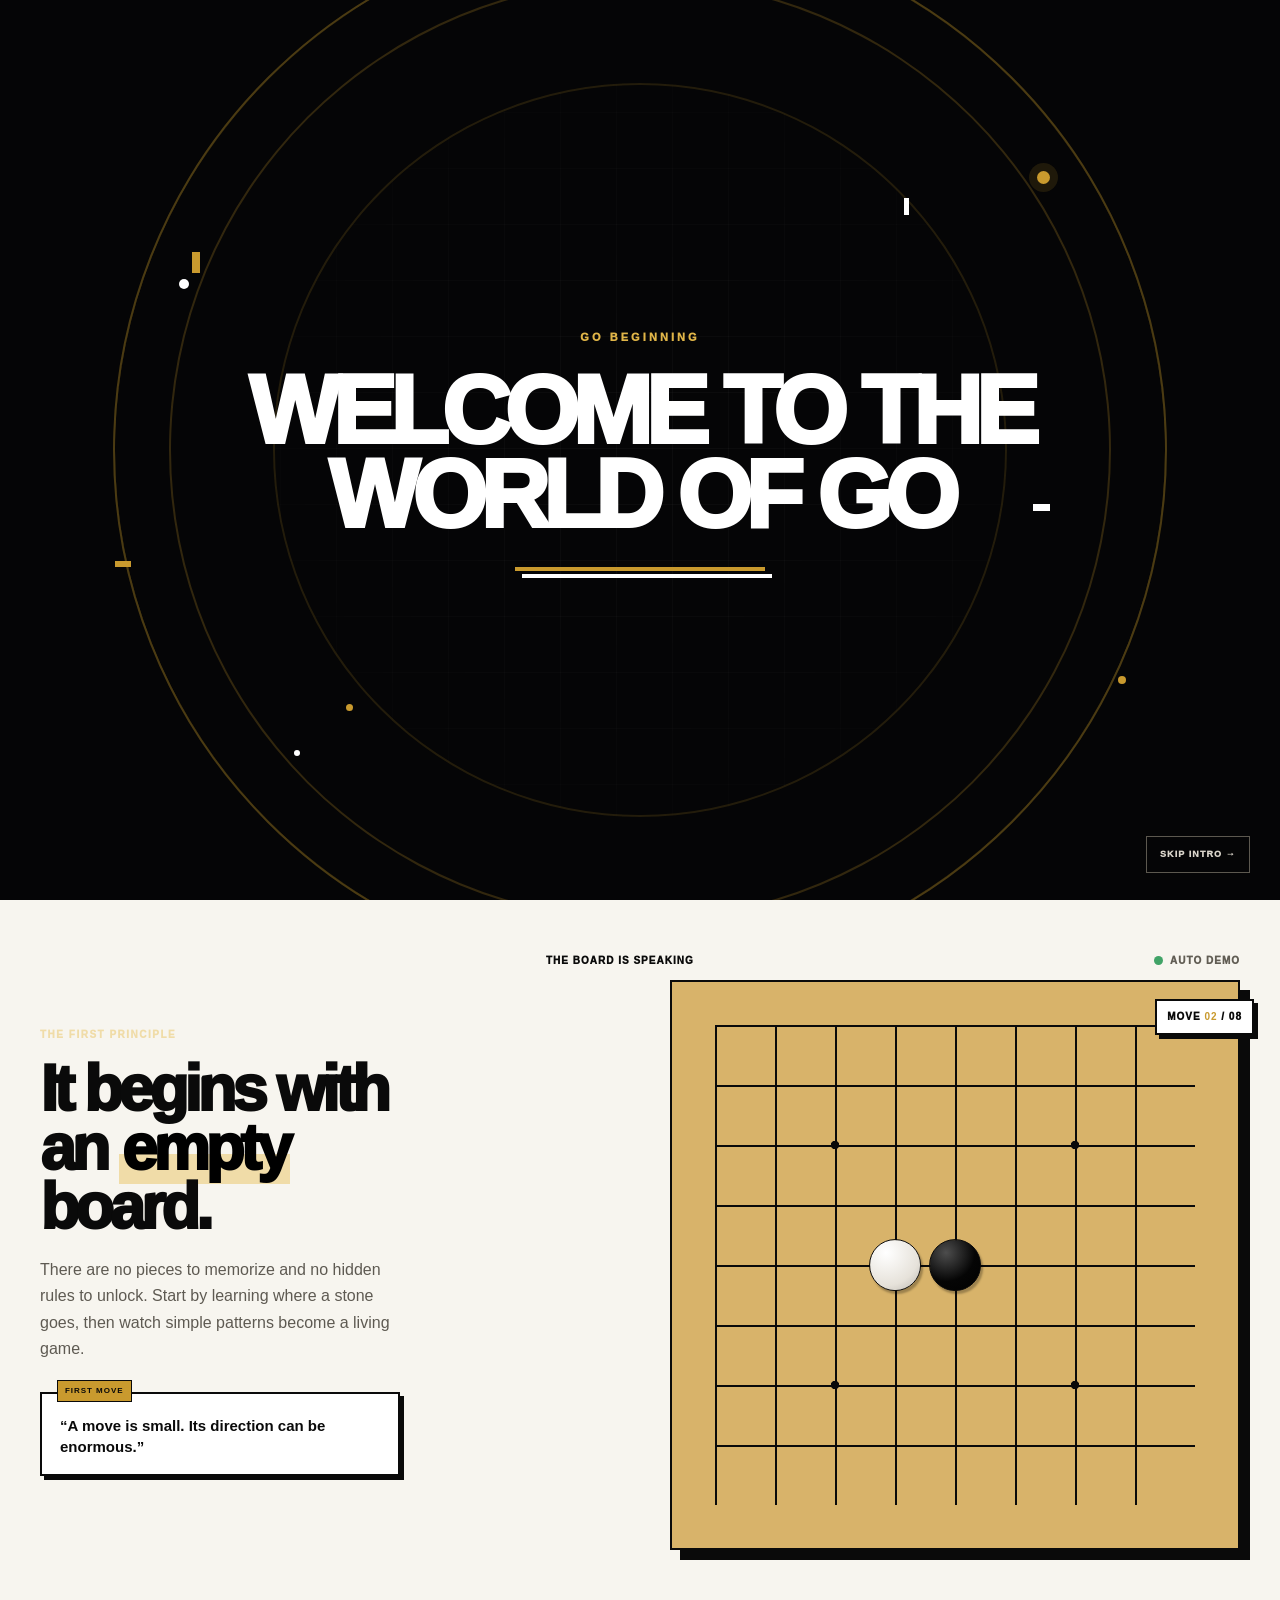
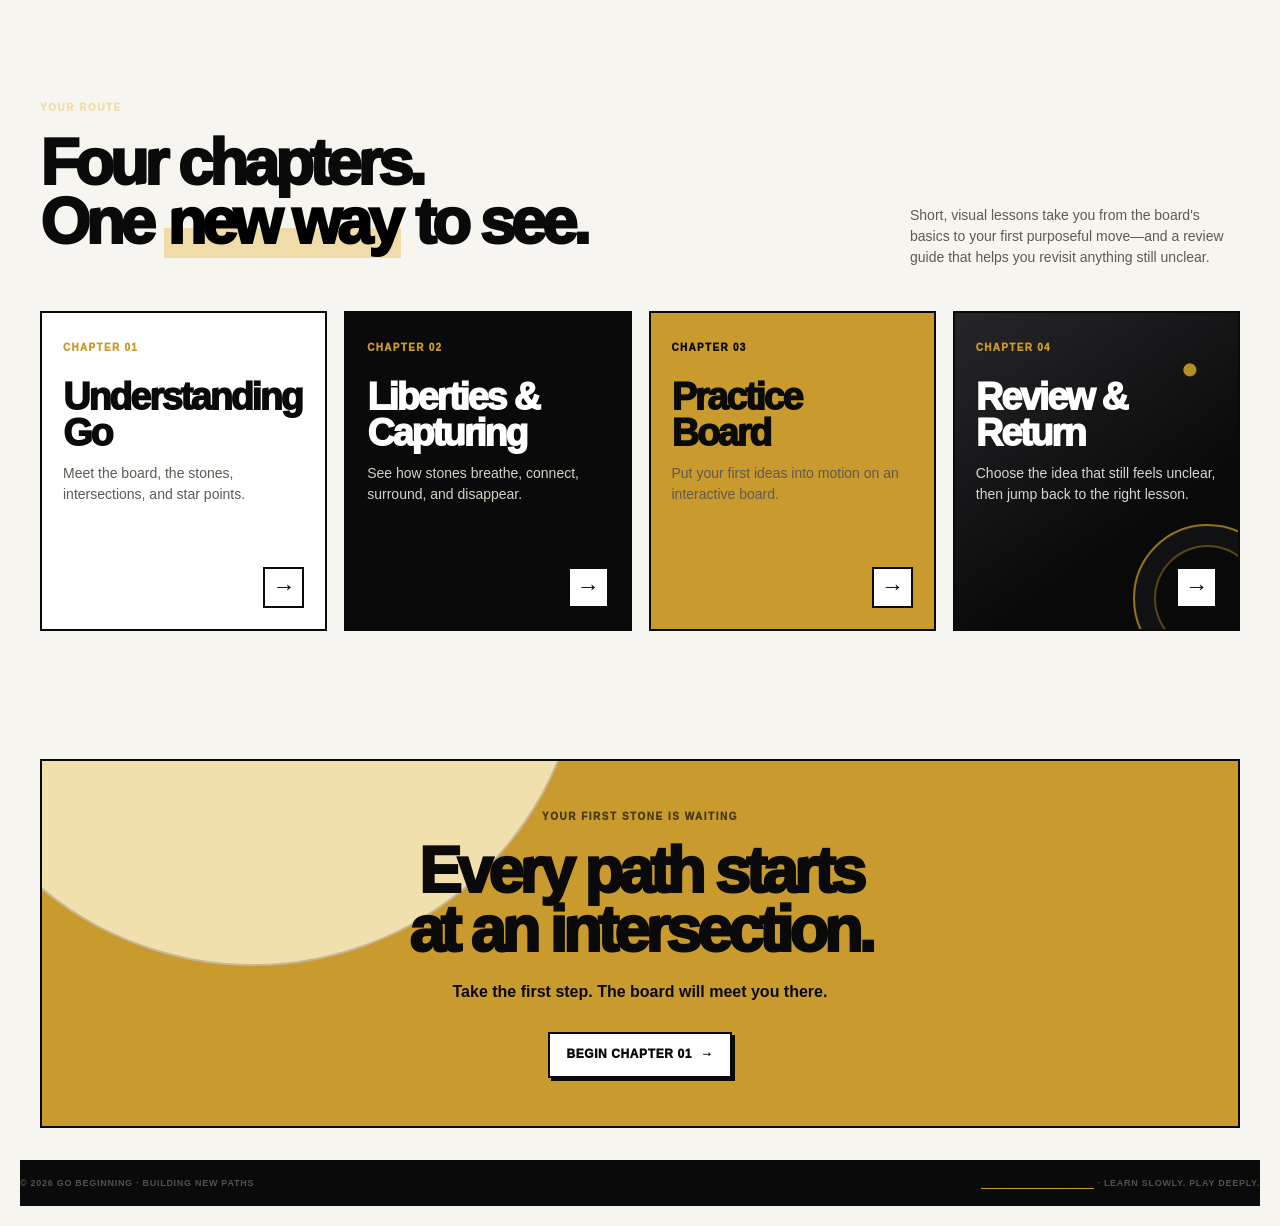
<file: index.html>
<!doctype html>
<html lang="en">
<head>
    <meta charset="utf-8">
    <meta name="viewport" content="width=device-width, initial-scale=1">
    <meta name="description" content="GO BEGINNING is a visual, beginner-friendly path into the game of Go.">
    <meta property="og:title" content="GO BEGINNING Learning Website">
    <meta property="og:description" content="An interactive, manga-inspired website that teaches beginners the fundamentals of Go through visual lessons, playable boards, and guided practice.">
    <meta property="og:image" content="https://eleanor-123-123.github.io/go-beginner-website/images/og-image.jpg">
    <meta property="og:image:alt" content="GO BEGINNING — an interactive website for learning the fundamentals of Go.">
    <meta property="og:url" content="https://eleanor-123-123.github.io/go-beginner-website/">
    <meta property="og:type" content="website">
    <meta name="twitter:card" content="summary_large_image">
    <title>GO BEGINNING | Building New Paths</title>
    <link rel="icon" type="image/png" sizes="32x32" href="assets/favicon-32.png">
    <link rel="apple-touch-icon" sizes="180x180" href="assets/app-icon-180.png">
    <link rel="stylesheet" href="style.css">
    <script>document.documentElement.classList.add('intro-js');</script>
    <script src="script.js" defer></script>
    <script src="entrance.js" defer></script>
</head>
<body class="home-page-body">
    <a class="skip-link" href="#home-page">Skip to content</a>
    <section class="site-intro" id="site-intro" role="dialog" aria-modal="true" aria-labelledby="site-intro-title">
        <div class="site-intro-grid" aria-hidden="true"></div>
        <div class="site-intro-rings" aria-hidden="true"><i></i><i></i><i></i></div>
        <div class="site-intro-confetti" aria-hidden="true"><i></i><i></i><i></i><i></i><i></i></div>
        <div class="site-intro-copy">
            <p>GO BEGINNING</p>
            <h1 id="site-intro-title">WELCOME TO THE<br>WORLD OF GO</h1>
            <span aria-hidden="true"></span>
        </div>
        <button class="site-intro-skip" id="site-intro-skip" type="button">SKIP INTRO <span aria-hidden="true">→</span></button>
    </section>
    <header class="site-header">
        <a href="index.html" class="header-logo" aria-label="GO BEGINNING home"><div class="logo-icon" aria-hidden="true">▲</div><div class="logo-text"><span class="brand-name">GO BEGINNING</span><span class="brand-tagline">BUILDING NEW PATHS</span></div></a>
        <nav class="header-chapter-nav" aria-label="Quick chapter navigation">
            <a href="chapter1.html" class="chapter-tab"><span>01</span> Understanding Go</a>
            <a href="chapter2.html" class="chapter-tab"><span>02</span> Liberties &amp; Capturing</a>
            <a href="chapter3.html" class="chapter-tab"><span>03</span> Practice Board</a>
            <a href="chapter4.html" class="chapter-tab"><span>04</span> Review Guide</a>
        </nav>
        <nav class="main-nav" aria-label="Main navigation"><a href="index.html" class="active" aria-current="page">Home</a><a href="#course-section">Learning Center</a><a href="chapter4.html">Review Guide</a><a href="about.html">About</a></nav>
    </header>
    <main id="home-page">
        <section class="home-hero" aria-labelledby="home-title">
            <div class="home-hero-copy">
                <p class="home-kicker">A VISUAL BEGINNER'S PATH INTO GO</p>
                <h1 id="home-title">ONE STONE.<br><em>ENDLESS</em> POSSIBILITIES.</h1>
                <p class="home-intro">Go is a conversation written on a board. Learn its first ideas, see every move clearly, and find your own way across 361 intersections.</p>
                <div class="home-actions"><a href="chapter1.html" class="primary-button">START LEARNING <span aria-hidden="true">→</span></a><a href="#course-section" class="secondary-button">EXPLORE CHAPTERS <span aria-hidden="true">↓</span></a></div>
                <p class="home-note"><span></span> NO EXPERIENCE REQUIRED</p>
            </div>
            <div class="home-hero-art">
                <img src="assets/go-manga-hero-original.png" alt="An original black-and-white manga-style scene of a focused player placing a stone on a Go board.">
                <span class="home-sound" aria-hidden="true">CLACK!</span><span class="home-stamp" aria-hidden="true">LEARN THE<br>LANGUAGE<br>OF GO</span>
            </div>
        </section>
        <div class="home-ticker" aria-hidden="true"><div><span>SEE THE BOARD</span><span>MAKE A MOVE</span><span>BUILD A GROUP</span><span>FIND A NEW PATH</span><span>SEE THE BOARD</span><span>MAKE A MOVE</span><span>BUILD A GROUP</span><span>FIND A NEW PATH</span></div></div>
        <section class="home-story" aria-labelledby="first-principle">
            <div class="home-story-copy"><p class="home-section-label">THE FIRST PRINCIPLE</p><h2 id="first-principle">It begins with an <mark>empty</mark> board.</h2><p>There are no pieces to memorize and no hidden rules to unlock. Start by learning where a stone goes, then watch simple patterns become a living game.</p><blockquote>“A move is small. Its direction can be enormous.”</blockquote></div>
            <div class="home-demo-wrap"><div class="home-demo-meta"><span>THE BOARD IS SPEAKING</span><span><i></i>AUTO DEMO</span></div><div class="home-demo-board" role="img" aria-label="An automatic nine by nine Go board demonstration showing alternating black and white stones."><span class="home-move-tag">MOVE <b id="home-move-count">01</b> / 08</span><div id="home-stones"></div></div></div>
        </section>
        <section class="course-section home-course" id="course-section" aria-labelledby="course-title">
            <div class="home-course-heading"><div><p class="home-section-label">YOUR ROUTE</p><h2 id="course-title">Four chapters.<br>One <mark>new way</mark> to see.</h2></div><p>Short, visual lessons take you from the board's basics to your first purposeful move—and a review guide that helps you revisit anything still unclear.</p></div>
            <div class="home-course-grid">
                <article class="home-course-card"><div><span>CHAPTER 01</span><h3>Understanding<br>Go</h3><p>Meet the board, the stones, intersections, and star points.</p></div><a href="chapter1.html" aria-label="Open Chapter 1: Understanding Go">→</a></article>
                <article class="home-course-card home-course-card--dark"><div><span>CHAPTER 02</span><h3>Liberties &amp;<br>Capturing</h3><p>See how stones breathe, connect, surround, and disappear.</p></div><a href="chapter2.html" aria-label="Open Chapter 2: Liberties and Capturing">→</a></article>
                <article class="home-course-card home-course-card--gold"><div><span>CHAPTER 03</span><h3>Practice<br>Board</h3><p>Put your first ideas into motion on an interactive board.</p></div><a href="chapter3.html" aria-label="Open Chapter 3: Practice Board">→</a></article>
                <article class="home-course-card home-course-card--ai"><div><span>CHAPTER 04</span><h3>Review &amp;<br>Return</h3><p>Choose the idea that still feels unclear, then jump back to the right lesson.</p></div><a href="chapter4.html" aria-label="Open Chapter 4: Review Guide">→</a></article>
            </div>
        </section>
        <section class="home-closing" aria-labelledby="closing-title"><div><p class="home-section-label">YOUR FIRST STONE IS WAITING</p><h2 id="closing-title">Every path starts<br>at an intersection.</h2><p>Take the first step. The board will meet you there.</p><a href="chapter1.html" class="primary-button">BEGIN CHAPTER 01 <span aria-hidden="true">→</span></a></div></section>
    </main>
    <footer class="site-footer"><span>© 2026 GO BEGINNING · BUILDING NEW PATHS</span><span><a href="about.html">ABOUT THIS PROJECT</a> · LEARN SLOWLY. PLAY DEEPLY.</span></footer>
    <script>
      (() => {
        const positions = [[50,50,'black'],[37.5,50,'white'],[62.5,50,'black'],[50,37.5,'white'],[50,62.5,'black'],[37.5,37.5,'white'],[62.5,62.5,'black'],[62.5,37.5,'white']];
        const board = document.getElementById('home-stones'); const count = document.getElementById('home-move-count'); if (!board || !count) return;
        positions.forEach(([x,y,color]) => { const stone = document.createElement('span'); stone.className = `home-demo-stone ${color}`; stone.style.left = `${x}%`; stone.style.top = `${y}%`; board.appendChild(stone); });
        const stones = [...board.children]; let move = 0; const play = () => { stones.forEach((stone,index) => stone.classList.toggle('is-visible', index <= move)); count.textContent = String(move + 1).padStart(2, '0'); move = move === stones.length - 1 ? 0 : move + 1; }; play(); if (!window.matchMedia('(prefers-reduced-motion: reduce)').matches) window.setInterval(play, 1150);
      })();
    </script>
</body>
</html>
</file>
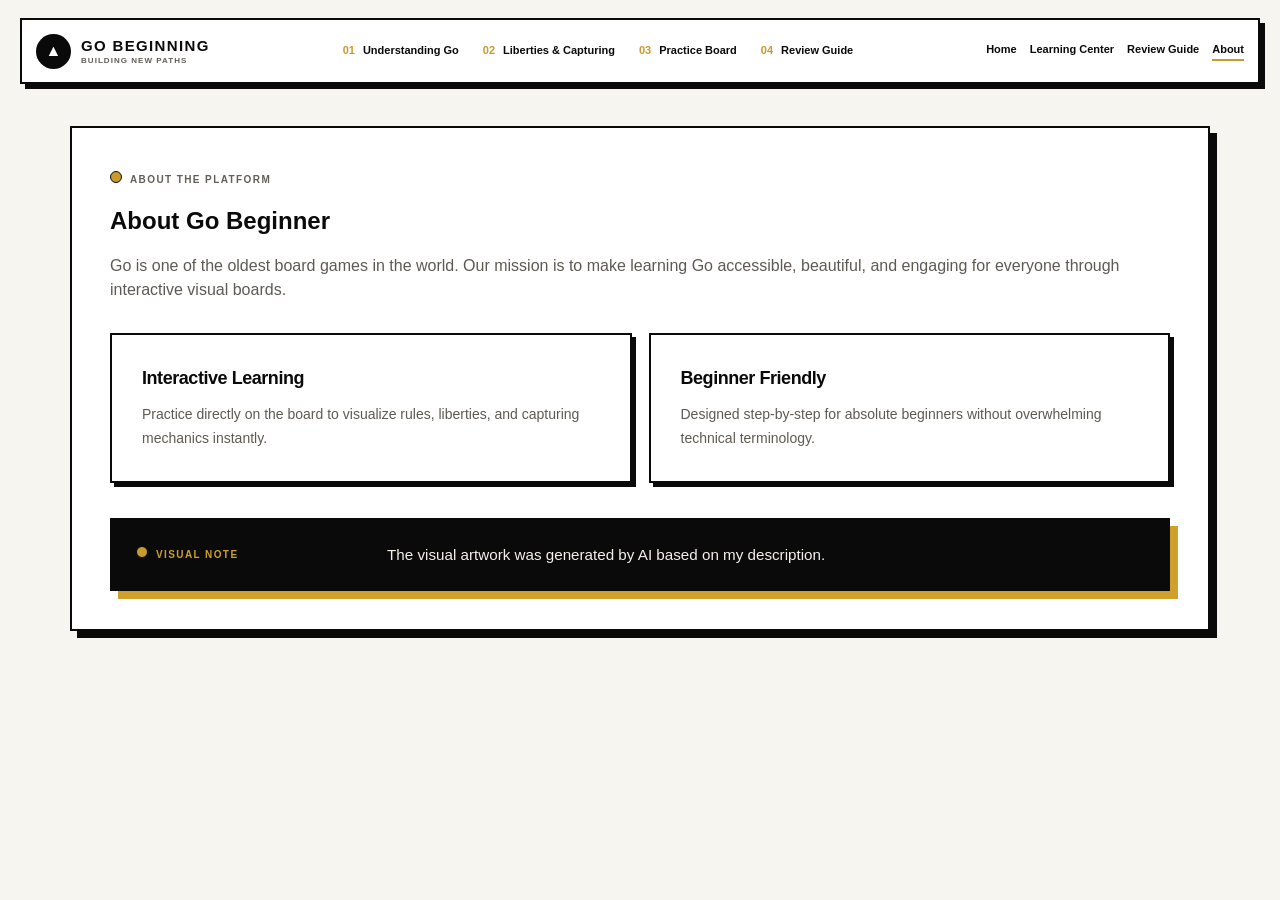
<file: about.html>
<!DOCTYPE html>
<html lang="en">
<head>
    <meta charset="UTF-8">
    <meta name="viewport" content="width=device-width, initial-scale=1.0">
    <meta property="og:title" content="GO BEGINNING Learning Website">
    <meta property="og:description" content="An interactive, manga-inspired website that teaches beginners the fundamentals of Go through visual lessons, playable boards, and guided practice.">
    <meta property="og:image" content="https://eleanor-123-123.github.io/go-beginner-website/images/og-image.jpg">
    <meta property="og:image:alt" content="GO BEGINNING — an interactive website for learning the fundamentals of Go.">
    <meta property="og:url" content="https://eleanor-123-123.github.io/go-beginner-website/about.html">
    <meta property="og:type" content="website">
    <meta name="twitter:card" content="summary_large_image">
    <title>About Us | Go Beginner</title>
    <link rel="icon" type="image/png" sizes="32x32" href="assets/favicon-32.png">
    <link rel="apple-touch-icon" sizes="180x180" href="assets/app-icon-180.png">
    <link rel="stylesheet" href="style.css">
    <script src="script.js" defer></script>
</head>
<body>
    <header class="site-header">
        <a href="index.html" class="header-logo">
            <div class="logo-icon">▲</div>
            <div class="logo-text">
                <span class="brand-name">GO BEGINNING</span>
                <span class="brand-tagline">BUILDING NEW PATHS</span>
            </div>
        </a>

        <nav class="header-chapter-nav">
            <a href="chapter1.html" class="chapter-tab"><span>01</span> Understanding Go</a>
            <a href="chapter2.html" class="chapter-tab"><span>02</span> Liberties & Capturing</a>
            <a href="chapter3.html" class="chapter-tab"><span>03</span> Practice Board</a>
            <a href="chapter4.html" class="chapter-tab"><span>04</span> Review Guide</a>
        </nav>

        <nav class="main-nav">
            <a href="index.html">Home</a>
            <a href="chapter1.html">Learning Center</a>
            <a href="chapter4.html">Review Guide</a>
            <a href="about.html" class="active">About</a>
        </nav>
    </header>

    <main id="learning-page">
        <section class="chapter-content">
            <div class="demo-panel">
                <span class="eyebrow">ABOUT THE PLATFORM</span>
                <h2>About Go Beginner</h2>
                <p style="margin-top: 15px; color: var(--text-secondary);">
                    Go is one of the oldest board games in the world. Our mission is to make learning Go accessible, beautiful, and engaging for everyone through interactive visual boards.
                </p>

                <div class="concept-grid" style="margin-top: 30px;">
                    <article class="lesson-card">
                        <h3>Interactive Learning</h3>
                        <p>Practice directly on the board to visualize rules, liberties, and capturing mechanics instantly.</p>
                    </article>
                    <article class="lesson-card">
                        <h3>Beginner Friendly</h3>
                        <p>Designed step-by-step for absolute beginners without overwhelming technical terminology.</p>
                    </article>
                </div>

                <aside class="about-visual-note" aria-label="Visual artwork note">
                    <span class="eyebrow">VISUAL NOTE</span>
                    <p>The visual artwork was generated by AI based on my description.</p>
                </aside>
            </div>
        </section>
    </main>
</body>
</html>
</file>
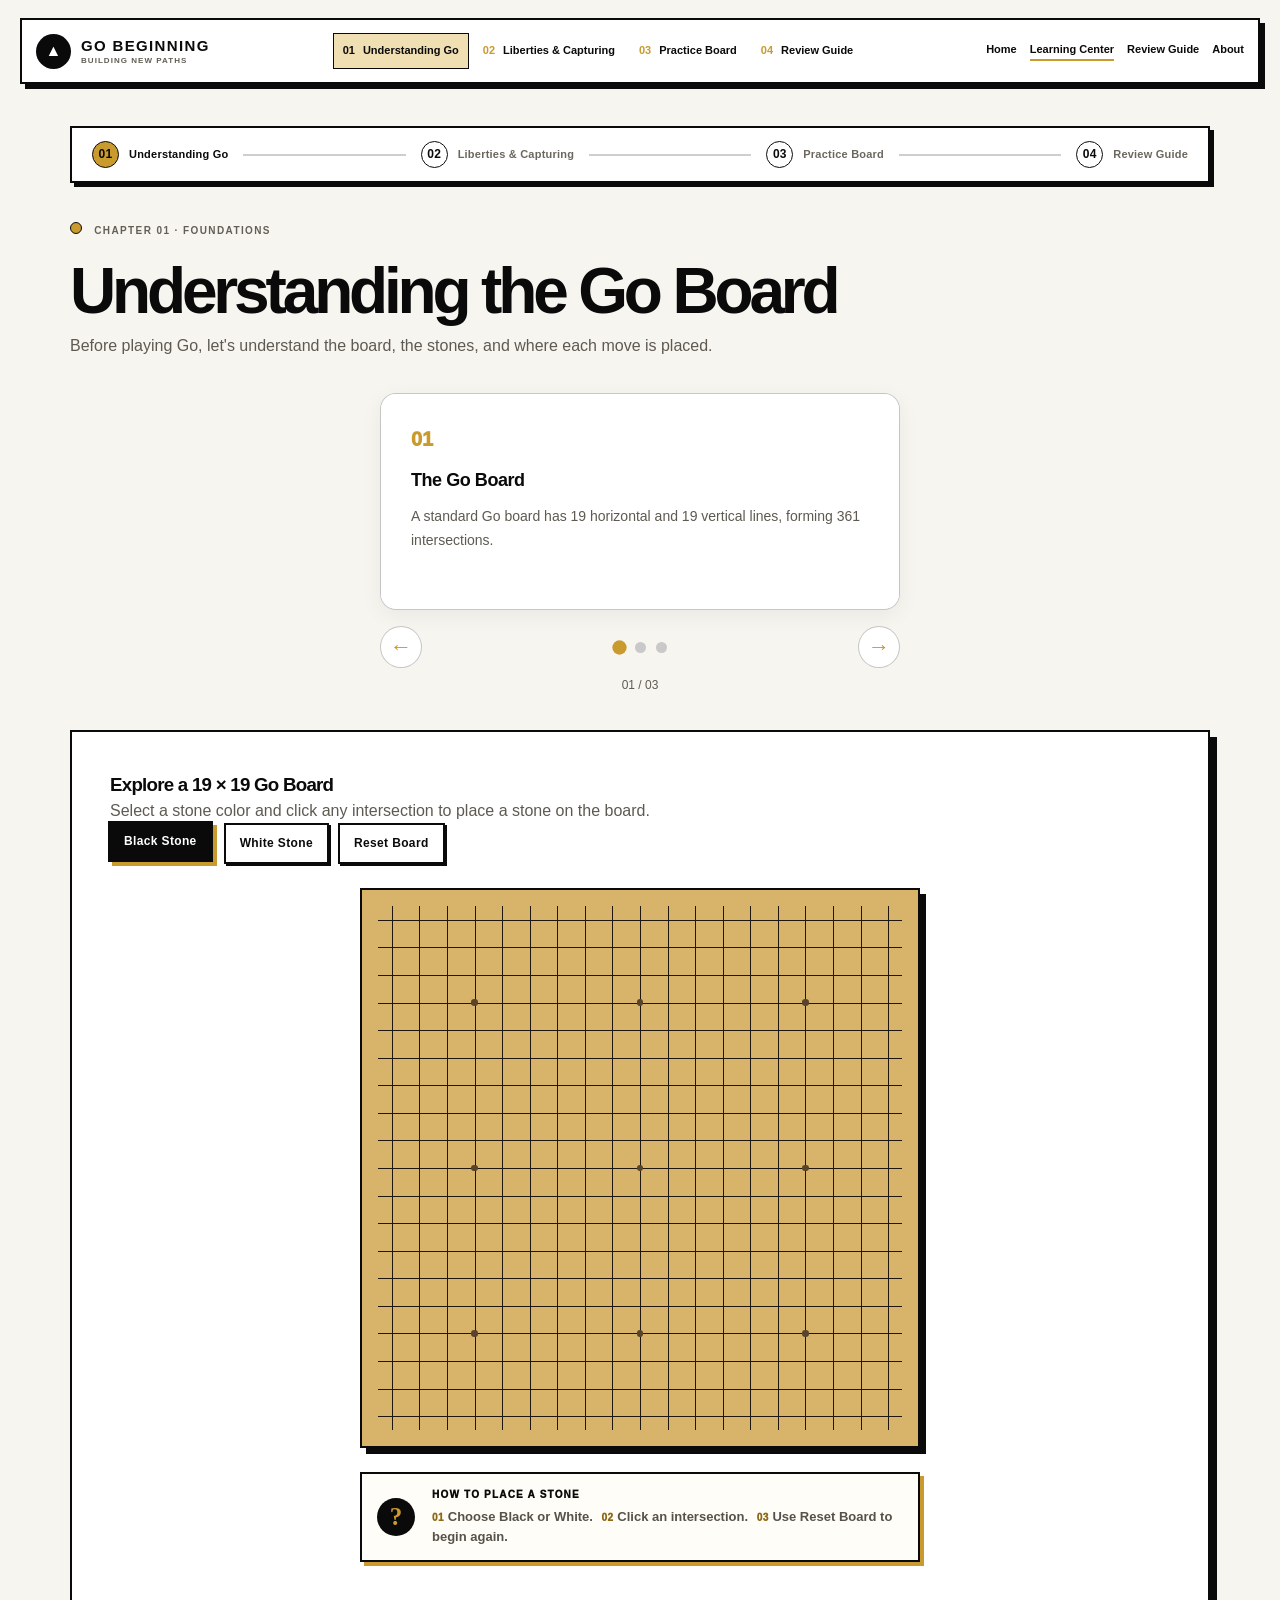
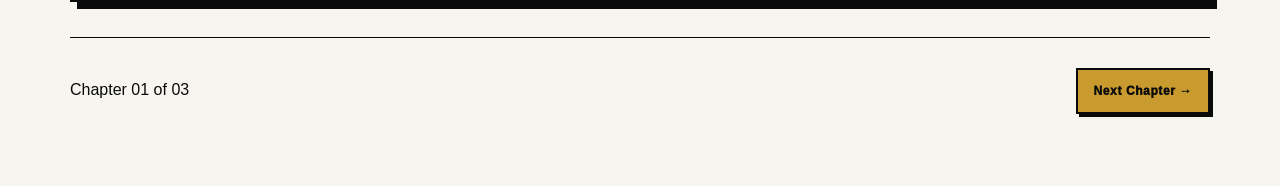
<file: chapter1.html>
<!DOCTYPE html>
<html lang="en">

<head>
    <meta charset="UTF-8">
    <meta name="viewport"
          content="width=device-width, initial-scale=1.0">

    <meta
        name="description"
        content="Learn the basics of Go, including the board, stones, intersections, and star points."
    >
    <meta property="og:title" content="GO BEGINNING Learning Website">
    <meta property="og:description" content="An interactive, manga-inspired website that teaches beginners the fundamentals of Go through visual lessons, playable boards, and guided practice.">
    <meta property="og:image" content="https://eleanor-123-123.github.io/go-beginner-website/images/og-image.jpg">
    <meta property="og:image:alt" content="GO BEGINNING — an interactive website for learning the fundamentals of Go.">
    <meta property="og:url" content="https://eleanor-123-123.github.io/go-beginner-website/chapter1.html">
    <meta property="og:type" content="website">
    <meta name="twitter:card" content="summary_large_image">

    <title>Chapter 01 | Understanding Go</title>
    <link rel="icon" type="image/png" sizes="32x32" href="assets/favicon-32.png">
    <link rel="apple-touch-icon" sizes="180x180" href="assets/app-icon-180.png">

    <!-- Original website styles and functions -->
    <link rel="stylesheet" href="style.css">
    <script src="script.js" defer></script>

    <!-- ==========================================
         CAROUSEL STYLES
    ========================================== -->

    <style>
        .go-concept-carousel {
            width: min(100%, 520px);
            margin: 0 auto 35px;
        }

        .go-concept-viewport {
            overflow: hidden;
            border-radius: 16px;
            border: 1px solid var(--border-light, #e4e4e7);
            background: #fff;
            box-shadow: 0 6px 22px rgba(0, 0, 0, 0.055);
            touch-action: pan-y;
            cursor: grab;
        }

        .go-concept-viewport:active {
            cursor: grabbing;
        }

        .go-concept-track {
            display: flex;
            width: 100%;
            transition: transform 0.6s
                cubic-bezier(0.22, 1, 0.36, 1);
        }

        .go-concept-card.lesson-card {
            flex: 0 0 100%;
            width: 100%;
            min-width: 0;
            min-height: 215px;
            box-sizing: border-box;
            padding: 30px;
            border: none;
            border-radius: 0;
            box-shadow: none;
            transition: none;
        }

        .go-concept-card.lesson-card:hover {
            transform: none;
            box-shadow: none;
        }

        /* Carousel controls */

        .go-concept-controls {
            display: flex;
            justify-content: space-between;
            align-items: center;
            gap: 14px;
            margin-top: 16px;
        }

        .go-concept-arrow {
            display: grid;
            place-items: center;
            width: 42px;
            height: 42px;
            padding: 0;
            border: 1px solid var(--border-light, #e4e4e7);
            border-radius: 50%;
            background: white;
            color: var(--accent-gold, #c59b27);
            font-size: 22px;
            cursor: pointer;
            transition:
                background 0.2s ease,
                color 0.2s ease;
        }

        .go-concept-arrow:hover {
            background: var(--accent-gold, #c59b27);
            color: white;
        }

        /* Pagination dots */

        .go-concept-dots {
            display: flex;
            gap: 10px;
            align-items: center;
        }

        .go-concept-dot {
            width: 11px;
            height: 11px;
            padding: 0;
            border: none;
            border-radius: 50%;
            background: #c9c9c9;
            cursor: pointer;
            transition:
                background 0.2s ease,
                transform 0.2s ease;
        }

        .go-concept-dot[aria-current="true"] {
            background: var(--accent-gold, #c59b27);
            transform: scale(1.3);
        }

        .go-concept-status {
            margin-top: 8px;
            text-align: center;
            font-size: 12px;
            color: var(--text-secondary, #71717a);
        }

        .go-concept-viewport:focus-visible,
        .go-concept-arrow:focus-visible,
        .go-concept-dot:focus-visible {
            outline: 2px solid var(--accent-gold, #c59b27);
            outline-offset: 3px;
        }

        @media (max-width: 560px) {
            .go-concept-card.lesson-card {
                min-height: 240px;
                padding: 24px;
            }
        }

        @media (prefers-reduced-motion: reduce) {
            .go-concept-track {
                transition: none;
            }
        }
    </style>

</head>


<body>

    <!-- ==========================================
         HEADER
    ========================================== -->

    <header class="site-header">

        <a href="index.html" class="header-logo">

            <div class="logo-icon">▲</div>

            <div class="logo-text">
                <span class="brand-name">GO BEGINNING</span>
                <span class="brand-tagline">BUILDING NEW PATHS</span>
            </div>

        </a>

        <nav
            class="header-chapter-nav"
            aria-label="Quick chapter navigation"
        >

            <a
                href="chapter1.html"
                class="chapter-tab active"
                aria-current="page"
            >
                <span>01</span> Understanding Go
            </a>

            <a href="chapter2.html" class="chapter-tab">
                <span>02</span> Liberties & Capturing
            </a>

            <a href="chapter3.html" class="chapter-tab">
                <span>03</span> Practice Board
            </a>

            <a href="chapter4.html" class="chapter-tab">
                    <span>04</span> Review Guide
            </a>

        </nav>

        <nav class="main-nav" aria-label="Main navigation">

            <a href="index.html">Home</a>

            <a href="chapter1.html" class="active">
                Learning Center
            </a>

                <a href="chapter4.html">Review Guide</a>

            <a href="about.html">About</a>

        </nav>

    </header>


    <!-- ==========================================
         MAIN
    ========================================== -->

    <main id="learning-page">

        <!-- Course Progress -->

        <div
            class="learning-progress-bar"
            aria-label="Course progress: Chapter 1 of 4"
        >

            <div class="progress-step current">
                <span class="step-num">01</span>
                <span>Understanding Go</span>
            </div>

            <div class="progress-line"></div>

            <div class="progress-step">
                <span class="step-num">02</span>
                <span>Liberties & Capturing</span>
            </div>

            <div class="progress-line"></div>

            <div class="progress-step">
                <span class="step-num">03</span>
                <span>Practice Board</span>
            </div>

            <div class="progress-line"></div>

            <div class="progress-step">
                <span class="step-num">04</span>
                    <span>Review Guide</span>
            </div>

        </div>


        <section class="chapter-content">

            <!-- ==================================
                 CHAPTER INTRODUCTION
            =================================== -->

            <div class="chapter-title">

                <span class="eyebrow">
                    CHAPTER 01 · FOUNDATIONS
                </span>

                <h1>Understanding the Go Board</h1>

                <p>
                    Before playing Go, let's understand
                    the board, the stones, and where
                    each move is placed.
                </p>

            </div>


            <!-- ==================================
                 BASIC CONCEPT CAROUSEL
            =================================== -->

            <section
                class="go-concept-carousel"
                data-go-concept-carousel
                role="region"
                aria-roledescription="carousel"
                aria-label="Go board basics"
            >

                <div
                    class="go-concept-viewport"
                    tabindex="0"
                    aria-label="Use the left and right arrow keys to change cards"
                >

                    <div class="go-concept-track">

                        <!-- CARD 01 -->

                        <article
                            class="lesson-card go-concept-card"
                            role="group"
                            aria-roledescription="slide"
                            aria-label="1 of 3"
                        >

                            <span class="lesson-number">01</span>

                            <h3>The Go Board</h3>

                            <p>
                                A standard Go board has
                                19 horizontal and 19 vertical
                                lines, forming 361 intersections.
                            </p>

                        </article>


                        <!-- CARD 02 -->

                        <article
                            class="lesson-card go-concept-card"
                            role="group"
                            aria-roledescription="slide"
                            aria-label="2 of 3"
                        >

                            <span class="lesson-number">02</span>

                            <h3>Black and White Stones</h3>

                            <p>
                                Two players use black and
                                white stones. Black traditionally
                                makes the first move.
                            </p>

                        </article>


                        <!-- CARD 03 -->

                        <article
                            class="lesson-card go-concept-card"
                            role="group"
                            aria-roledescription="slide"
                            aria-label="3 of 3"
                        >

                            <span class="lesson-number">03</span>

                            <h3>Intersections and Star Points</h3>

                            <p>
                                Stones are placed on intersections
                                rather than inside squares.
                                Star points mark important
                                positions on the board.
                            </p>

                        </article>

                    </div>

                </div>


                <!-- Previous / Next / Dots -->

                <div class="go-concept-controls">

                    <button
                        type="button"
                        class="go-concept-arrow"
                        data-prev
                        aria-label="Previous card"
                    >
                        &#8592;
                    </button>

                    <div
                        class="go-concept-dots"
                        role="group"
                        aria-label="Select a card"
                    ></div>

                    <button
                        type="button"
                        class="go-concept-arrow"
                        data-next
                        aria-label="Next card"
                    >
                        &#8594;
                    </button>

                </div>

                <p
                    class="go-concept-status"
                    aria-live="off"
                    aria-atomic="true"
                >
                    01 / 03
                </p>

            </section>


            <!-- ==================================
                 INTERACTIVE GO BOARD
            =================================== -->

            <div class="demo-panel">

                <div class="demo-heading">

                    <h3>Explore a 19 × 19 Go Board</h3>

                    <p>
                        Select a stone color and click
                        any intersection to place a stone
                        on the board.
                    </p>

                </div>


                <!-- Board Controls -->

                <div class="board-controls">

                    <button
                        type="button"
                        class="control-button active"
                        id="black-tool"
                        onclick="setDiagramColor('black')"
                    >
                        Black Stone
                    </button>

                    <button
                        type="button"
                        class="control-button"
                        id="white-tool"
                        onclick="setDiagramColor('white')"
                    >
                        White Stone
                    </button>

                    <button
                        type="button"
                        class="control-button"
                        onclick="clearDiagram()"
                    >
                        Reset Board
                    </button>

                </div>


                <!-- Board -->

                <div class="board-wrapper">

                    <div
                        id="diagram-board"
                        class="go-board board-19"
                        role="group"
                        aria-label="Interactive 19 by 19 Go board"
                        aria-describedby="diagram-instructions"
                    ></div>

                </div>

                <aside
                    id="diagram-instructions"
                    class="board-instructions"
                    aria-label="How to use the Go board"
                >
                    <span class="board-instructions-icon" aria-hidden="true">?</span>

                    <div class="board-instructions-copy">
                        <strong>HOW TO PLACE A STONE</strong>
                        <p>
                            <b>01</b> Choose Black or White.
                            <b>02</b> Click an intersection.
                            <b>03</b> Use Reset Board to begin again.
                        </p>
                    </div>
                </aside>

            </div>


            <!-- ==================================
                 CHAPTER NAVIGATION
            =================================== -->

            <div class="lesson-navigation">

                <span>Chapter 01 of 03</span>

                <a href="chapter2.html" class="primary-button">
                    Next Chapter →
                </a>

            </div>

        </section>

    </main>


    <!-- ==========================================
         CAROUSEL JAVASCRIPT
         AUTOMATIC + MANUAL + SWIPE
    ========================================== -->

    <script>
    (() => {

        const carousel = document.querySelector(
            "[data-go-concept-carousel]"
        );

        if (!carousel) return;

        const viewport = carousel.querySelector(
            ".go-concept-viewport"
        );

        const track = carousel.querySelector(
            ".go-concept-track"
        );

        const slides = Array.from(
            carousel.querySelectorAll(".go-concept-card")
        );

        const dotsContainer = carousel.querySelector(
            ".go-concept-dots"
        );

        const counter = carousel.querySelector(
            ".go-concept-status"
        );

        const prevButton = carousel.querySelector(
            "[data-prev]"
        );

        const nextButton = carousel.querySelector(
            "[data-next]"
        );

        // Four seconds between automatic changes.
        const AUTO_DELAY = 4000;

        if (
            !viewport ||
            !track ||
            !dotsContainer ||
            !counter ||
            !prevButton ||
            !nextButton ||
            slides.length === 0
        ) {
            return;
        }

        let index = 0;
        let direction = 1;
        let timer = null;
        let dragStart = null;


        // ======================================
        // CREATE PAGINATION DOTS
        // ======================================

        const dots = slides.map((slide, i) => {

            const button = document.createElement("button");

            button.type = "button";
            button.className = "go-concept-dot";

            button.setAttribute(
                "aria-label",
                `Show card ${i + 1}`
            );

            button.addEventListener("click", () => {
                goTo(i, true);
            });

            dotsContainer.appendChild(button);

            return button;

        });


        // ======================================
        // UPDATE DISPLAY
        // ======================================

        function render(announce = false) {

            track.style.transform =
                `translate3d(-${index * 100}%, 0, 0)`;

            slides.forEach((slide, i) => {

                const active = i === index;

                slide.setAttribute(
                    "aria-hidden",
                    String(!active)
                );

                slide.inert = !active;

            });

            dots.forEach((dot, i) => {

                dot.setAttribute(
                    "aria-current",
                    String(i === index)
                );

            });

            counter.setAttribute(
                "aria-live",
                announce ? "polite" : "off"
            );

            counter.textContent =
                `${String(index + 1).padStart(2, "0")} / ` +
                `${String(slides.length).padStart(2, "0")}`;

        }


        // ======================================
        // STOP AUTO PLAY
        // ======================================

        function stopAuto() {

            if (timer !== null) {
                clearInterval(timer);
            }

            timer = null;

        }


        // ======================================
        // START AUTO PLAY
        // ======================================

        function startAuto() {

            stopAuto();

            if (
                slides.length < 2 ||
                document.hidden
            ) {
                return;
            }

            timer = setInterval(() => {

                // 01 -> 02 -> 03 -> 02 -> 01

                if (index === slides.length - 1) {
                    direction = -1;
                }

                if (index === 0) {
                    direction = 1;
                }

                goTo(index + direction, false);

            }, AUTO_DELAY);

        }


        // ======================================
        // CHANGE CARD
        // ======================================

        function goTo(newIndex, manually = false) {

            index =
                (newIndex + slides.length) % slides.length;

            render(manually);

            // Restart the timer after user interaction.
            if (manually) {
                startAuto();
            }

        }


        // ======================================
        // ARROW BUTTONS
        // ======================================

        prevButton.addEventListener("click", () => {
            goTo(index - 1, true);
        });

        nextButton.addEventListener("click", () => {
            goTo(index + 1, true);
        });


        // ======================================
        // KEYBOARD
        // ======================================

        viewport.addEventListener("keydown", event => {

            if (
                event.key !== "ArrowLeft" &&
                event.key !== "ArrowRight"
            ) {
                return;
            }

            event.preventDefault();

            goTo(
                index + (event.key === "ArrowRight" ? 1 : -1),
                true
            );

        });


        // ======================================
        // TOUCH AND MOUSE DRAGGING
        // ======================================

        viewport.addEventListener("pointerdown", event => {

            if (
                event.pointerType === "mouse" &&
                event.button !== 0
            ) {
                return;
            }

            dragStart = {
                x: event.clientX,
                y: event.clientY
            };

            stopAuto();

            try {
                viewport.setPointerCapture(event.pointerId);
            } catch (error) {
                // Continue if pointer capture is unavailable.
            }

        });


        viewport.addEventListener("pointerup", event => {

            if (!dragStart) return;

            const dx = event.clientX - dragStart.x;
            const dy = event.clientY - dragStart.y;

            dragStart = null;

            if (
                Math.abs(dx) >= 45 &&
                Math.abs(dx) > Math.abs(dy)
            ) {

                goTo(index + (dx < 0 ? 1 : -1), true);

            } else {

                startAuto();

            }

        });


        viewport.addEventListener("pointercancel", () => {

            dragStart = null;
            startAuto();

        });


        // ======================================
        // PAUSE IN BACKGROUND TABS
        // ======================================

        document.addEventListener(
            "visibilitychange",
            () => {

                if (document.hidden) {
                    stopAuto();
                } else {
                    startAuto();
                }

            }
        );


        // ======================================
        // INITIALIZE
        // ======================================

        render();
        startAuto();

    })();
    </script>

</body>
</html>
</file>
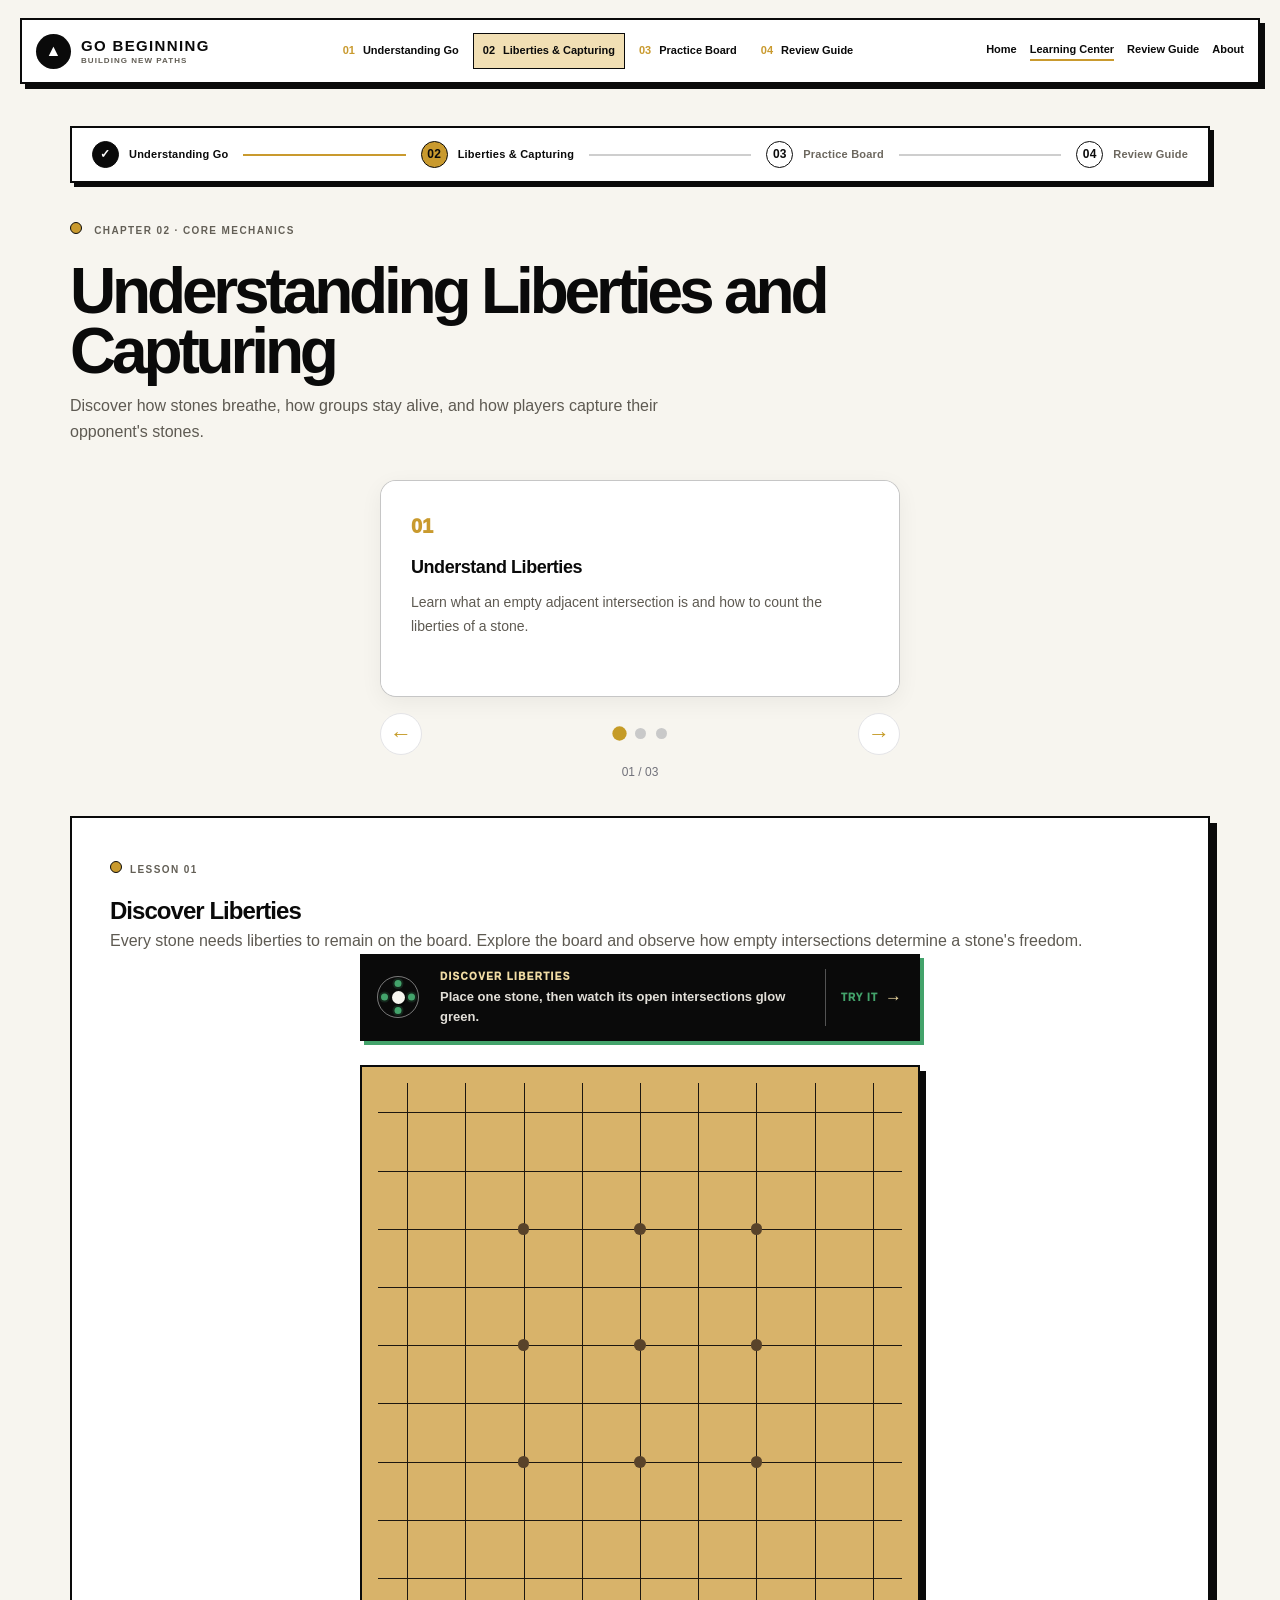
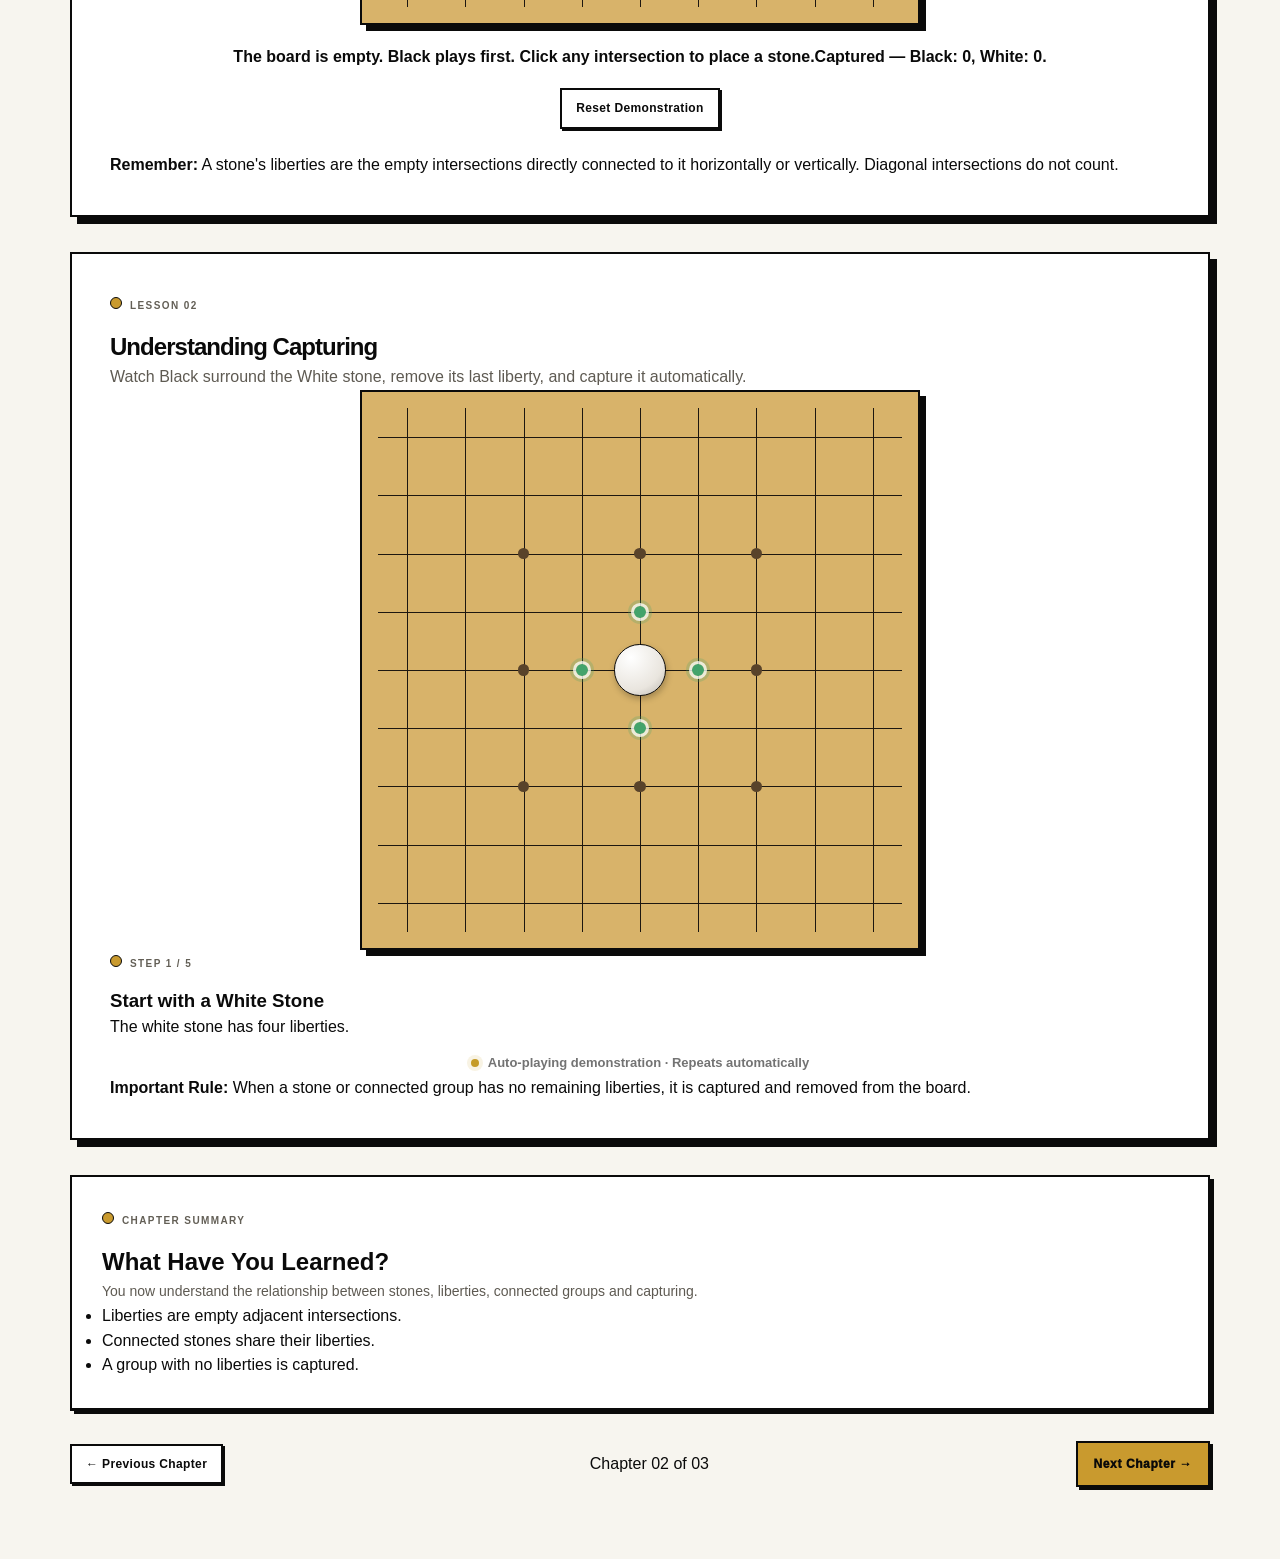
<file: chapter2.html>
<!DOCTYPE html>
<html lang="en">
<head>
    <meta charset="UTF-8">
    <meta name="viewport" content="width=device-width, initial-scale=1.0">
    <meta name="description"
          content="Learn Go liberties, connected groups and capturing through interactive demonstrations.">
    <meta property="og:title" content="GO BEGINNING Learning Website">
    <meta property="og:description" content="An interactive, manga-inspired website that teaches beginners the fundamentals of Go through visual lessons, playable boards, and guided practice.">
    <meta property="og:image" content="https://eleanor-123-123.github.io/go-beginner-website/images/og-image.jpg">
    <meta property="og:image:alt" content="GO BEGINNING — an interactive website for learning the fundamentals of Go.">
    <meta property="og:url" content="https://eleanor-123-123.github.io/go-beginner-website/chapter2.html">
    <meta property="og:type" content="website">
    <meta name="twitter:card" content="summary_large_image">

    <title>Chapter 02 | Liberties & Capturing</title>
    <link rel="icon" type="image/png" sizes="32x32" href="assets/favicon-32.png">
    <link rel="apple-touch-icon" sizes="180x180" href="assets/app-icon-180.png">

    <link rel="stylesheet" href="style.css">
    <script src="script.js" defer></script>

    <style>
        /* ==========================================
           KNOWLEDGE CARD CAROUSEL
        ========================================== */

        .go-concept-carousel {
            width: min(100%, 520px);
            margin: 0 auto 35px;
        }

        .go-concept-viewport {
            overflow: hidden;
            border-radius: 16px;
            border: 1px solid var(--border-light, #e4e4e7);
            background: #fff;
            box-shadow: 0 6px 22px rgba(0, 0, 0, .055);
            touch-action: pan-y;
            cursor: grab;
        }

        .go-concept-track {
            display: flex;
            width: 100%;
            transition: transform .6s cubic-bezier(.22, 1, .36, 1);
        }

        .go-concept-card.lesson-card {
            flex: 0 0 100%;
            min-width: 0;
            min-height: 215px;
            box-sizing: border-box;
            border: 0;
            border-radius: 0;
            box-shadow: none;
            transition: none;
        }

        .go-concept-card.lesson-card:hover {
            transform: none;
            box-shadow: none;
        }

        .go-concept-controls {
            display: flex;
            justify-content: space-between;
            align-items: center;
            gap: 14px;
            margin-top: 16px;
        }

        .go-concept-arrow {
            display: grid;
            place-items: center;
            width: 42px;
            height: 42px;
            border: 1px solid #e4e4e7;
            border-radius: 50%;
            background: white;
            color: #c59b27;
            font-size: 22px;
            cursor: pointer;
        }

        .go-concept-arrow:hover {
            background: #c59b27;
            color: white;
        }

        .go-concept-dots {
            display: flex;
            gap: 10px;
            align-items: center;
        }

        .go-concept-dot {
            width: 11px;
            height: 11px;
            padding: 0;
            border: 0;
            border-radius: 50%;
            background: #c9c9c9;
            cursor: pointer;
        }

        .go-concept-dot[aria-current="true"] {
            background: #c59b27;
            transform: scale(1.3);
        }

        .go-concept-status {
            margin-top: 8px;
            text-align: center;
            color: #71717a;
            font-size: 12px;
        }

        /* ==========================================
           AUTOMATIC CAPTURE DEMONSTRATION
        ========================================== */

        .capture-demo-board .board-point {
            cursor: default;
            pointer-events: none;
        }

        /* Green markers represent remaining liberties */

        .capture-demo-board .capture-liberty-dot {
            position: absolute;
            z-index: 4;
            width: 20%;
            height: 20%;
            border-radius: 50%;
            background: #43a36b;
            outline: 3px solid rgba(255, 255, 255, .75);
            box-shadow: 0 0 0 6px rgba(67, 163, 107, .24);
            pointer-events: none;
            animation: capturePulse 1.35s ease-in-out infinite;
        }

        /* New black stone placement */

        .capture-demo-board .stone.capture-new-stone {
            animation: capturePlace .52s
                cubic-bezier(.16, 1.25, .35, 1) both;
        }

        /* White stone removal */

        .capture-demo-board .stone.capture-white-removing {
            animation: captureRemove .6s ease-in forwards;
        }

        @keyframes capturePlace {
            0% {
                opacity: 0;
                transform: scale(.2);
            }

            65% {
                opacity: 1;
                transform: scale(1.18);
            }

            100% {
                opacity: 1;
                transform: scale(1);
            }
        }

        @keyframes captureRemove {
            0% {
                opacity: 1;
                transform: scale(1);
            }

            45% {
                opacity: 1;
                transform: scale(1.18);
                filter: brightness(1.25);
            }

            100% {
                opacity: 0;
                transform: scale(.1);
            }
        }

        @keyframes capturePulse {
            50% {
                transform: scale(.72);
                opacity: .55;
            }
        }

        /* Automatic playback label */

        .capture-auto-hint {
            display: flex;
            align-items: center;
            justify-content: center;
            gap: 9px;
            margin: 14px 0 2px;
            font-size: 13px;
            font-weight: 600;
            color: #737373;
            text-align: center;
        }

        .capture-auto-indicator {
            display: inline-block;
            width: 8px;
            height: 8px;
            border-radius: 50%;
            background: #c59b27;
            box-shadow: 0 0 0 4px rgba(197, 155, 39, .12);
            animation: capturePulse 2s ease-in-out infinite;
        }

        @media (max-width: 560px) {
            .go-concept-card.lesson-card {
                min-height: 240px;
                padding: 24px;
            }
        }

        @media (prefers-reduced-motion: reduce) {
            .go-concept-track {
                transition: none;
            }

            .capture-demo-board .stone.capture-new-stone,
            .capture-demo-board .stone.capture-white-removing,
            .capture-demo-board .capture-liberty-dot,
            .capture-auto-indicator {
                animation: none;
            }
        }
    </style>
</head>

<body>

    <!-- ==========================================
         HEADER
    ========================================== -->

    <header class="site-header">

        <a href="index.html" class="header-logo">
            <div class="logo-icon">▲</div>

            <div class="logo-text">
                <span class="brand-name">GO BEGINNING</span>
                <span class="brand-tagline">BUILDING NEW PATHS</span>
            </div>
        </a>

        <nav class="header-chapter-nav"
             aria-label="Chapter navigation">

            <a href="chapter1.html" class="chapter-tab">
                <span>01</span> Understanding Go
            </a>

            <a href="chapter2.html"
               class="chapter-tab active"
               aria-current="page">
                <span>02</span> Liberties & Capturing
            </a>

            <a href="chapter3.html" class="chapter-tab">
                <span>03</span> Practice Board
            </a>

            <a href="chapter4.html" class="chapter-tab">
                    <span>04</span> Review Guide
            </a>
        </nav>

        <nav class="main-nav" aria-label="Main navigation">
            <a href="index.html">Home</a>
            <a href="chapter1.html" class="active">
                Learning Center
            </a>
                <a href="chapter4.html">Review Guide</a>
            <a href="about.html">About</a>
        </nav>

    </header>


    <!-- ==========================================
         MAIN CONTENT
    ========================================== -->

    <main id="learning-page">

        <!-- Course Progress -->

        <div class="learning-progress-bar"
             aria-label="Chapter 2 of 4">

            <div class="progress-step completed">
                <span class="step-num">✓</span>
                <span>Understanding Go</span>
            </div>

            <div class="progress-line active"></div>

            <div class="progress-step current">
                <span class="step-num">02</span>
                <span>Liberties & Capturing</span>
            </div>

            <div class="progress-line"></div>

            <div class="progress-step">
                <span class="step-num">03</span>
                <span>Practice Board</span>
            </div>

            <div class="progress-line"></div>

            <div class="progress-step">
                <span class="step-num">04</span>
                    <span>Review Guide</span>
            </div>
        </div>


        <section class="chapter-content">

            <!-- Chapter Introduction -->

            <div class="chapter-title">

                <span class="eyebrow">
                    CHAPTER 02 · CORE MECHANICS
                </span>

                <h1>Understanding Liberties and Capturing</h1>

                <p>
                    Discover how stones breathe, how groups stay alive,
                    and how players capture their opponent's stones.
                </p>

            </div>


            <!-- ==================================
                 KNOWLEDGE CARD CAROUSEL
            =================================== -->

            <section class="go-concept-carousel"
                     data-go-concept-carousel
                     role="region"
                     aria-roledescription="carousel"
                     aria-label="Liberties and capturing concepts">

                <div class="go-concept-viewport"
                     tabindex="0"
                     aria-label="Use arrow keys to switch cards">

                    <div class="go-concept-track">

                        <article class="lesson-card go-concept-card">
                            <span class="lesson-number">01</span>
                            <h3>Understand Liberties</h3>
                            <p>
                                Learn what an empty adjacent intersection
                                is and how to count the liberties of a stone.
                            </p>
                        </article>

                        <article class="lesson-card go-concept-card">
                            <span class="lesson-number">02</span>
                            <h3>Connect Your Stones</h3>
                            <p>
                                Understand how horizontally or vertically
                                connected stones form a group
                                and share liberties.
                            </p>
                        </article>

                        <article class="lesson-card go-concept-card">
                            <span class="lesson-number">03</span>
                            <h3>Capture Opponents</h3>
                            <p>
                                Learn how to surround an opposing stone
                                or group and remove it when its
                                final liberty disappears.
                            </p>
                        </article>

                    </div>
                </div>

                <div class="go-concept-controls">

                    <button type="button"
                            class="go-concept-arrow"
                            data-prev
                            aria-label="Previous card">
                        &#8592;
                    </button>

                    <div class="go-concept-dots"
                         role="group"
                         aria-label="Select card"></div>

                    <button type="button"
                            class="go-concept-arrow"
                            data-next
                            aria-label="Next card">
                        &#8594;
                    </button>

                </div>

                <p class="go-concept-status">01 / 03</p>

            </section>


            <!-- ==================================
                 LESSON 1 - LIBERTIES
            =================================== -->

            <section class="demo-panel"
                     aria-labelledby="liberty-heading">

                <div class="demo-heading">

                    <span class="eyebrow">LESSON 01</span>

                    <h2 id="liberty-heading">Discover Liberties</h2>

                    <p>
                        Every stone needs liberties to remain on the board.
                        Explore the board and observe how empty intersections
                        determine a stone's freedom.
                    </p>

                </div>

                <aside
                    class="board-instructions liberty-instructions"
                    aria-label="How to explore liberties"
                >
                    <span class="liberty-instructions-mark" aria-hidden="true">
                        <i></i><i></i><i></i><i></i>
                    </span>

                    <div class="liberty-instructions-copy">
                        <strong>DISCOVER LIBERTIES</strong>
                        <p>Place one stone, then watch its open intersections glow green.</p>
                    </div>

                    <span class="liberty-instructions-action" aria-hidden="true">TRY IT <b>→</b></span>
                </aside>

                <div class="board-wrapper">

                    <div id="liberty-board"
                         class="go-board board-9"
                         role="group"
                         aria-label="Interactive 9 by 9 liberty board">
                    </div>

                </div>

                <div id="liberty-status"
                     role="status"
                     aria-live="polite"
                     style="
                        text-align: center;
                        margin-top: 20px;
                        font-weight: 600;
                     ">
                    Select an intersection to place a stone.
                </div>

                <div class="board-controls"
                     style="
                        justify-content: center;
                        margin-top: 18px;
                     ">

                    <button type="button"
                            class="control-button"
                            onclick="resetLibertyDemo()">
                        Reset Demonstration
                    </button>

                </div>

                <div class="concept-note">

                    <strong>Remember:</strong>

                    A stone's liberties are the empty intersections
                    directly connected to it horizontally or vertically.
                    Diagonal intersections do not count.

                </div>

            </section>


            <!-- ==================================
                 LESSON 2 - AUTOMATIC CAPTURING
            =================================== -->

            <section class="demo-panel"
                     aria-labelledby="capture-heading">

                <div class="demo-heading">

                    <span class="eyebrow">LESSON 02</span>

                    <h2 id="capture-heading">
                        Understanding Capturing
                    </h2>

                    <p>
                        Watch Black surround the White stone,
                        remove its last liberty,
                        and capture it automatically.
                    </p>

                </div>


                <!-- Automatic Capture Board -->

                <div class="board-wrapper">

                    <div id="capture-board"
                         class="go-board board-9 capture-demo-board"
                         role="img"
                         aria-label="Automatic Go capturing demonstration">
                    </div>

                </div>


                <!-- Dynamic Explanation -->

                <div class="capture-explanation">

                    <div id="capture-step"
                         class="eyebrow"
                         aria-live="off">
                        STEP 1 / 5
                    </div>

                    <h3 id="capture-title">
                        Start with a White Stone
                    </h3>

                    <p id="capture-description"
                       aria-live="off">
                        The white stone has four liberties.
                    </p>

                </div>


                <!-- Automatic Playback Status -->

                <p class="capture-auto-hint" aria-live="off">
                    <span class="capture-auto-indicator"
                          aria-hidden="true"></span>
                    Auto-playing demonstration · Repeats automatically
                </p>


                <!-- Important Rule -->

                <div class="concept-note">

                    <strong>Important Rule:</strong>

                    When a stone or connected group has no remaining
                    liberties, it is captured and removed from the board.

                </div>

            </section>


            <!-- ==================================
                 CHAPTER SUMMARY
            =================================== -->

            <section class="lesson-card chapter-summary">

                <span class="eyebrow">CHAPTER SUMMARY</span>

                <h2>What Have You Learned?</h2>

                <p>
                    You now understand the relationship between
                    stones, liberties, connected groups and capturing.
                </p>

                <ul>
                    <li>
                        Liberties are empty adjacent intersections.
                    </li>
                    <li>
                        Connected stones share their liberties.
                    </li>
                    <li>
                        A group with no liberties is captured.
                    </li>
                </ul>

            </section>


            <!-- ==================================
                 CHAPTER NAVIGATION
            =================================== -->

            <div class="lesson-navigation">

                <a href="chapter1.html" class="control-button">
                    ← Previous Chapter
                </a>

                <span>Chapter 02 of 03</span>

                <a href="chapter3.html" class="primary-button">
                    Next Chapter →
                </a>

            </div>

        </section>

    </main>


    <!-- ==========================================
         JAVASCRIPT 1: KNOWLEDGE CARD CAROUSEL
    ========================================== -->

    <script>
    (() => {

        const carousel = document.querySelector(
            "[data-go-concept-carousel]"
        );

        if (!carousel) return;

        const viewport = carousel.querySelector(
            ".go-concept-viewport"
        );

        const track = carousel.querySelector(
            ".go-concept-track"
        );

        const slides = Array.from(
            carousel.querySelectorAll(".go-concept-card")
        );

        const dotsContainer = carousel.querySelector(
            ".go-concept-dots"
        );

        const counter = carousel.querySelector(
            ".go-concept-status"
        );

        const prev = carousel.querySelector("[data-prev]");
        const next = carousel.querySelector("[data-next]");

        const AUTO_DELAY = 4000;

        let index = 0;
        let direction = 1;
        let timer = null;
        let startPosition = null;


        // Create pagination dots

        const dots = slides.map((slide, i) => {

            const dot = document.createElement("button");

            dot.type = "button";
            dot.className = "go-concept-dot";

            dot.setAttribute(
                "aria-label",
                `Show card ${i + 1}`
            );

            dot.addEventListener("click", () => {
                goTo(i, true);
            });

            dotsContainer.appendChild(dot);

            return dot;
        });


        // Update current card

        function render() {

            track.style.transform =
                `translate3d(-${index * 100}%, 0, 0)`;

            slides.forEach((slide, i) => {
                slide.setAttribute(
                    "aria-hidden",
                    String(i !== index)
                );

                slide.inert = i !== index;
            });

            dots.forEach((dot, i) => {
                dot.setAttribute(
                    "aria-current",
                    String(i === index)
                );
            });

            counter.textContent =
                `${String(index + 1).padStart(2, "0")} / ` +
                `${String(slides.length).padStart(2, "0")}`;
        }


        // Stop automatic playback

        function stopAuto() {

            if (timer !== null) {
                clearInterval(timer);
            }

            timer = null;
        }


        // Start automatic playback

        function startAuto() {

            stopAuto();

            if (document.hidden || slides.length < 2) {
                return;
            }

            timer = setInterval(() => {

                if (index === slides.length - 1) {
                    direction = -1;
                }

                if (index === 0) {
                    direction = 1;
                }

                goTo(index + direction, false);

            }, AUTO_DELAY);
        }


        // Change card

        function goTo(newIndex, manual = false) {

            index =
                (newIndex + slides.length) % slides.length;

            render();

            if (manual) {
                startAuto();
            }
        }


        // Arrow buttons

        prev.addEventListener("click", () => {
            goTo(index - 1, true);
        });

        next.addEventListener("click", () => {
            goTo(index + 1, true);
        });


        // Keyboard navigation

        viewport.addEventListener("keydown", event => {

            if (event.key === "ArrowLeft") {
                event.preventDefault();
                goTo(index - 1, true);
            }

            if (event.key === "ArrowRight") {
                event.preventDefault();
                goTo(index + 1, true);
            }

        });


        // Touch and mouse dragging

        viewport.addEventListener("pointerdown", event => {

            if (
                event.pointerType === "mouse" &&
                event.button !== 0
            ) {
                return;
            }

            startPosition = {
                x: event.clientX,
                y: event.clientY
            };

            stopAuto();

            try {
                viewport.setPointerCapture(event.pointerId);
            } catch (error) {
                // Pointer capture is optional.
            }
        });


        viewport.addEventListener("pointerup", event => {

            if (!startPosition) return;

            const dx = event.clientX - startPosition.x;
            const dy = event.clientY - startPosition.y;

            startPosition = null;

            if (
                Math.abs(dx) >= 45 &&
                Math.abs(dx) > Math.abs(dy)
            ) {
                goTo(index + (dx < 0 ? 1 : -1), true);
            } else {
                startAuto();
            }
        });


        viewport.addEventListener("pointercancel", () => {
            startPosition = null;
            startAuto();
        });


        document.addEventListener(
            "visibilitychange",
            () => {
                if (document.hidden) {
                    stopAuto();
                } else {
                    startAuto();
                }
            }
        );

        render();
        startAuto();

    })();
    </script>


    <!-- ==========================================
         JAVASCRIPT 2: AUTOMATIC CAPTURE ANIMATION
    ========================================== -->

    <script>
    (() => {

        // Wait until external script.js has initialized
        // the capturing demonstration board.

        window.addEventListener("load", () => {

            const board = document.getElementById(
                "capture-board"
            );

            if (
                !board ||
                typeof nextCaptureStep !== "function" ||
                typeof resetCaptureDemo !== "function"
            ) {
                return;
            }


            // Coordinates of newly placed Black stones.
            // The coordinates match captureSteps in script.js.

            const blackMoves = [
                null,
                [3, 4],
                [4, 3],
                [5, 4],
                [4, 5]
            ];

            // Four neighboring intersections of White.

            const adjacent = [
                [3, 4],
                [4, 3],
                [5, 4],
                [4, 5]
            ];


            // Animation timing in milliseconds.

            const STEP_DELAY = 1700;
            const CAPTURE_DELAY = 600;
            const CAPTURE_HOLD = 2600;

            const reducedMotion = window.matchMedia(
                "(prefers-reduced-motion: reduce)"
            );

            let step = 0;
            let timer = null;
            let disappearing = false;


            // Find a point on the 9x9 board.

            function point(row, col) {

                return board.querySelector(
                    `.board-point[data-row="${row}"][data-col="${col}"]`
                );
            }


            // Add animation and remaining-liberty markers.

            function decorate() {

                // The board is an automatic demonstration.
                // It does not require clicking.

                board.querySelectorAll(".board-point")
                    .forEach(cell => {
                        cell.tabIndex = -1;
                    });


                // Green dots show empty liberties.

                if (step < 4) {

                    adjacent.forEach(([row, col]) => {

                        const cell = point(row, col);

                        if (!cell || cell.querySelector(".stone")) {
                            return;
                        }

                        const dot = document.createElement("span");

                        dot.className = "capture-liberty-dot";

                        dot.setAttribute(
                            "aria-hidden",
                            "true"
                        );

                        cell.appendChild(dot);

                    });
                }


                // Animate the newly placed Black stone.

                if (step > 0) {

                    const [row, col] = blackMoves[step];

                    const stone = point(row, col)
                        ?.querySelector(".stone.black");

                    if (stone) {
                        stone.classList.add("capture-new-stone");
                    }
                }
            }


            // Schedule the next animation step.

            function schedule(delay) {

                clearTimeout(timer);

                if (!document.hidden) {

                    timer = setTimeout(advance, delay);

                }
            }


            // Automatic demonstration controller.

            function advance() {

                timer = null;

                if (document.hidden) return;


                // ==================================
                // STEP 5 COMPLETED: RESTART
                // ==================================

                if (step === 4) {

                    resetCaptureDemo();

                    step = 0;

                    decorate();

                    schedule(STEP_DELAY);

                    return;
                }


                // ==================================
                // BEFORE THE FINAL CAPTURE
                // ==================================

                if (step === 3 && !reducedMotion.matches) {

                    disappearing = true;

                    // White stone shrinks and disappears.

                    const whiteStone =
                        board.querySelector(".stone.white");

                    if (whiteStone) {

                        whiteStone.classList.add(
                            "capture-white-removing"
                        );

                    }

                    timer = setTimeout(() => {

                        disappearing = false;

                        if (document.hidden) return;

                        // Place the final Black stone.
                        // Original script.js removes White.

                        nextCaptureStep();

                        step = 4;

                        decorate();

                        // Show the completed capture.

                        schedule(CAPTURE_HOLD);

                    }, CAPTURE_DELAY);

                    return;
                }


                // ==================================
                // ORDINARY STEP ADVANCEMENT
                // ==================================

                nextCaptureStep();

                step += 1;

                decorate();

                schedule(
                    step === 4
                        ? CAPTURE_HOLD
                        : STEP_DELAY
                );
            }


            // ==================================
            // PAUSE WHEN TAB IS HIDDEN
            // ==================================

            document.addEventListener(
                "visibilitychange",
                () => {

                    clearTimeout(timer);

                    timer = null;

                    if (!document.hidden) {

                        if (disappearing) {

                            disappearing = false;

                            resetCaptureDemo();

                            step = 0;

                            decorate();
                        }

                        schedule(STEP_DELAY);
                    }
                }
            );


            // Stop timer when leaving the page.

            window.addEventListener("pagehide", () => {
                clearTimeout(timer);
            });


            // ==================================
            // INITIAL START
            // ==================================

            decorate();

            schedule(STEP_DELAY);

        });

    })();
    </script>

</body>
</html>
</file>
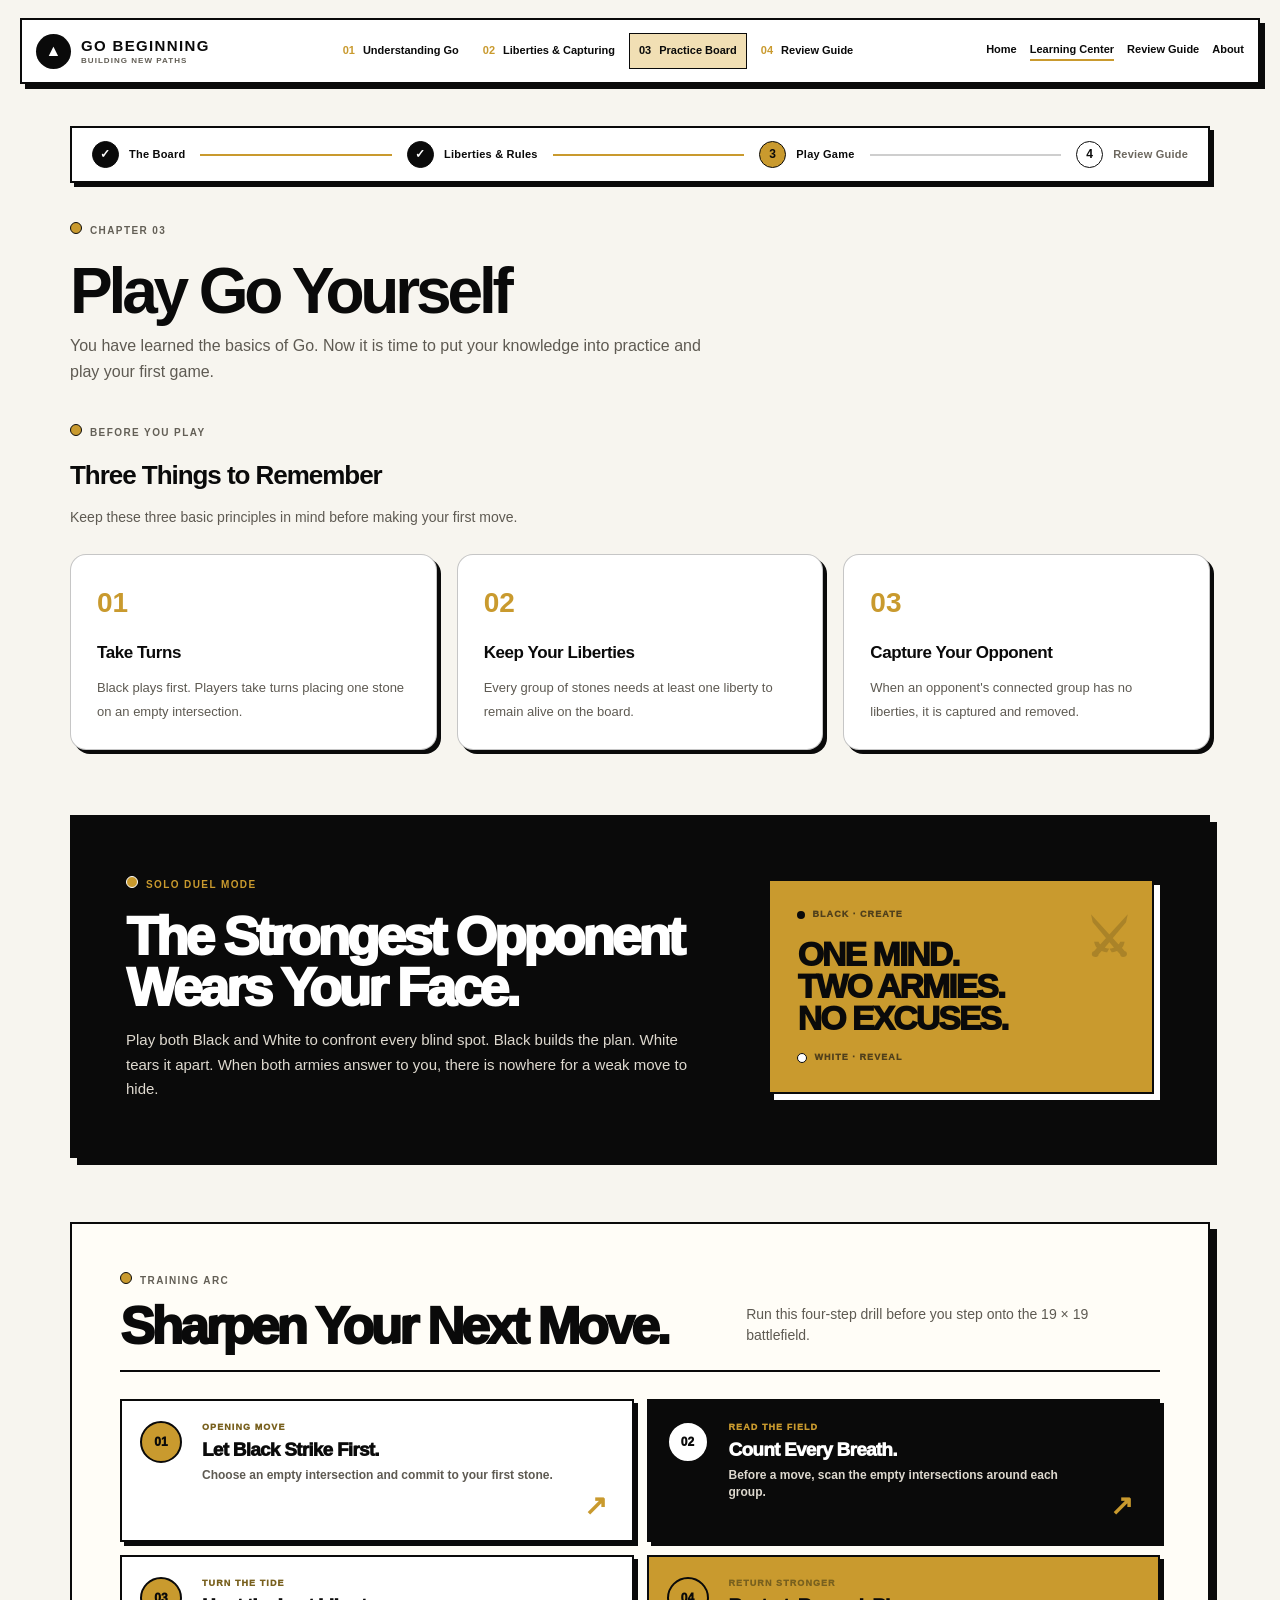
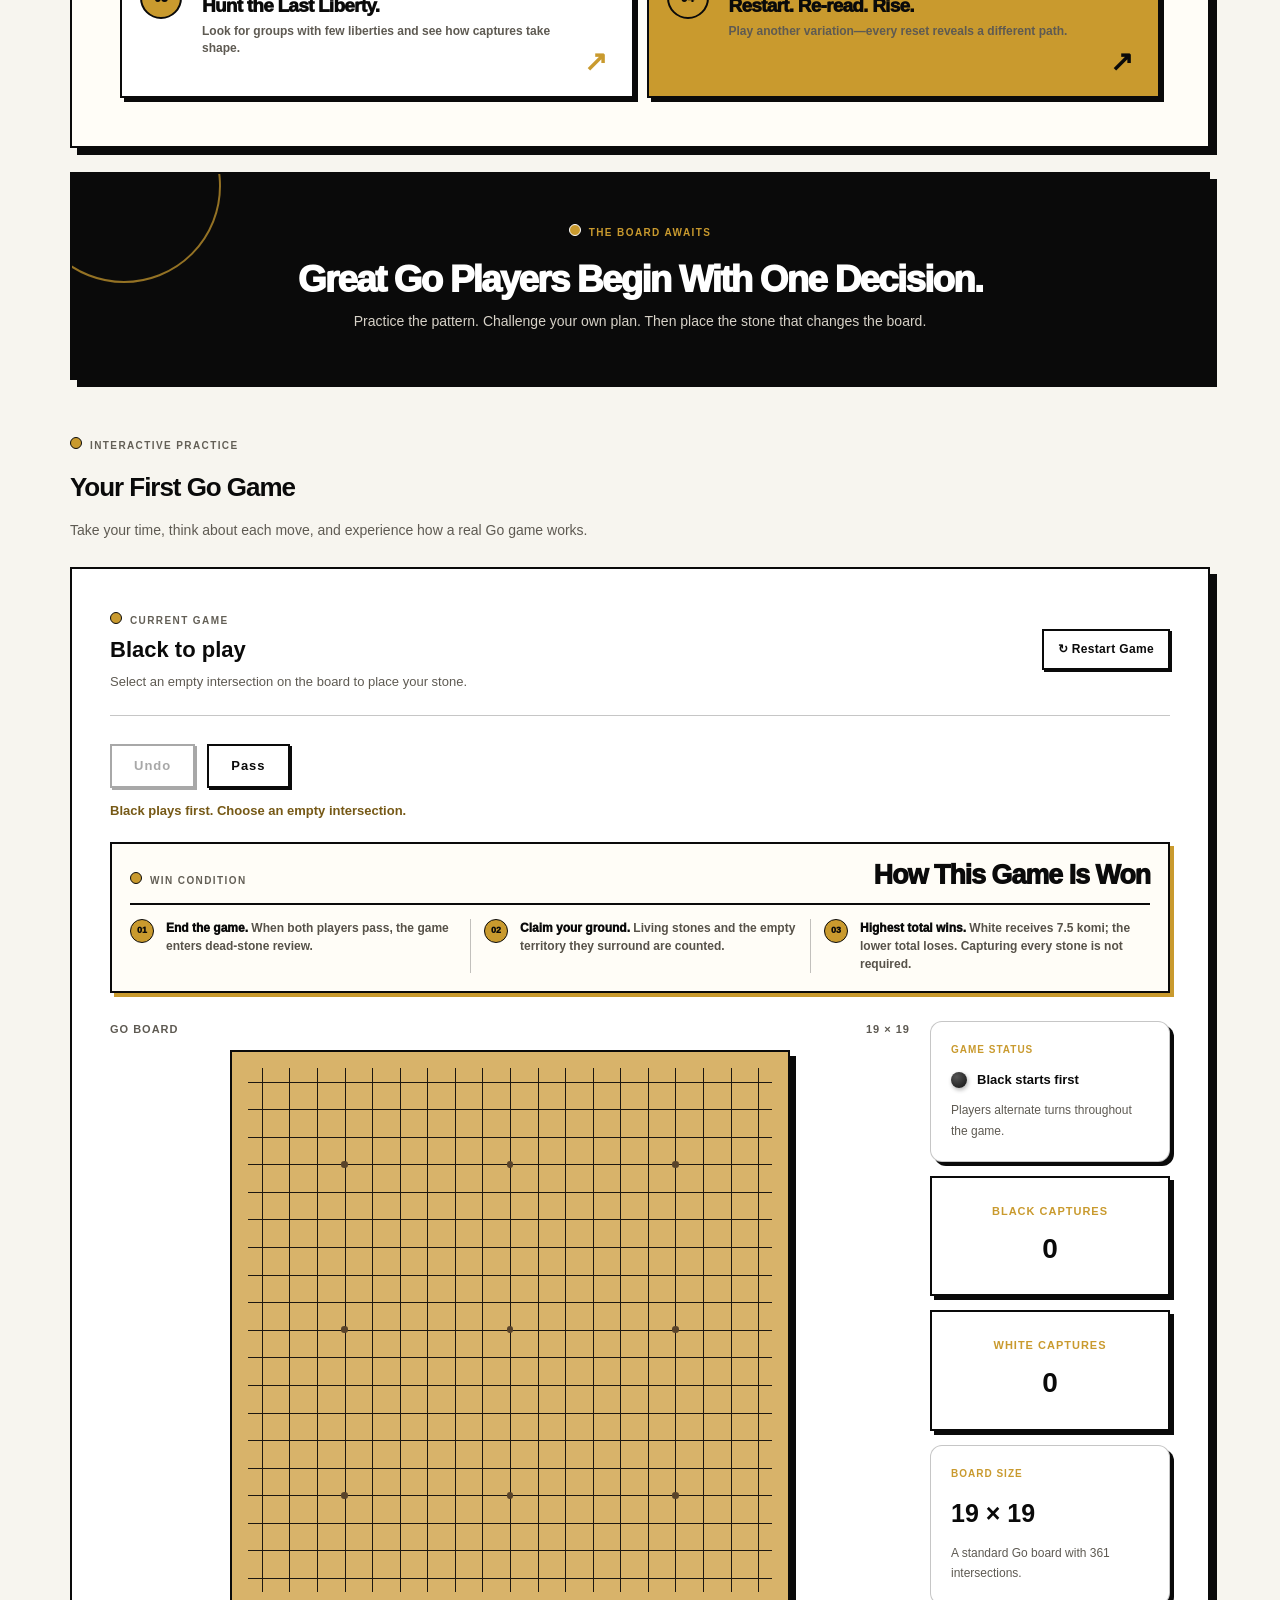
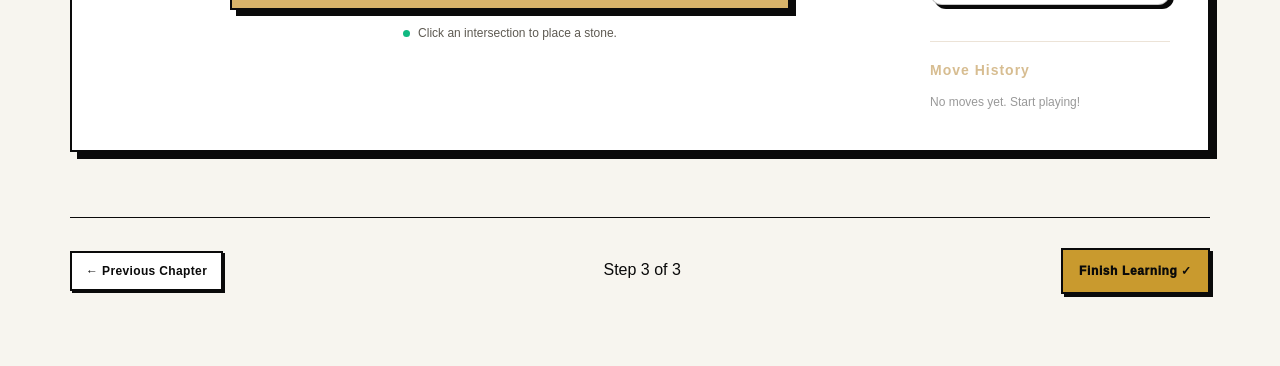
<file: chapter3.html>
<!DOCTYPE html>
<html lang="en">

<head>
    <meta charset="UTF-8">
    <meta name="viewport" content="width=device-width, initial-scale=1.0">

    <meta name="description"
        content="Practice Go on an interactive board. Apply what you have learned and play your first game.">
    <meta property="og:title" content="GO BEGINNING Learning Website">
    <meta property="og:description" content="An interactive, manga-inspired website that teaches beginners the fundamentals of Go through visual lessons, playable boards, and guided practice.">
    <meta property="og:image" content="https://eleanor-123-123.github.io/go-beginner-website/images/og-image.jpg">
    <meta property="og:image:alt" content="GO BEGINNING — an interactive website for learning the fundamentals of Go.">
    <meta property="og:url" content="https://eleanor-123-123.github.io/go-beginner-website/chapter3.html">
    <meta property="og:type" content="website">
    <meta name="twitter:card" content="summary_large_image">

    <title>Chapter 03 | Play Go Yourself</title>
    <link rel="icon" type="image/png" sizes="32x32" href="assets/favicon-32.png">
    <link rel="apple-touch-icon" sizes="180x180" href="assets/app-icon-180.png">

    <link rel="stylesheet" href="style.css">
    <script src="script.js" defer></script>
</head>

<body>

    <!-- ==========================================
         1. HEADER
    ========================================== -->

    <header class="site-header">

        <a href="index.html" class="header-logo">

            <div class="logo-icon">▲</div>

            <div class="logo-text">
                <span class="brand-name">GO BEGINNING</span>
                <span class="brand-tagline">BUILDING NEW PATHS</span>
            </div>

        </a>


        <nav class="header-chapter-nav" aria-label="Chapter navigation">

            <a href="chapter1.html" class="chapter-tab">
                <span>01</span> Understanding Go
            </a>

            <a href="chapter2.html" class="chapter-tab">
                <span>02</span> Liberties & Capturing
            </a>

            <a href="chapter3.html" class="chapter-tab active">
                <span>03</span> Practice Board
            </a>

            <a href="chapter4.html" class="chapter-tab">
                    <span>04</span> Review Guide
            </a>

        </nav>


        <nav class="main-nav" aria-label="Main navigation">

            <a href="index.html">Home</a>

            <a href="chapter1.html" class="active">
                Learning Center
            </a>

                <a href="chapter4.html">Review Guide</a>

            <a href="about.html">About</a>

        </nav>

    </header>



    <!-- ==========================================
         2. MAIN LEARNING CONTENT
    ========================================== -->

    <main id="learning-page">


        <!-- ==========================================
             2.1 LEARNING PROGRESS
        ========================================== -->

        <div class="learning-progress-bar" aria-label="Course progress: Chapter 3 of 4">

            <div class="progress-step completed">

                <span class="step-num">✓</span>

                <span>The Board</span>

            </div>


            <div class="progress-line active"></div>


            <div class="progress-step completed">

                <span class="step-num">✓</span>

                <span>Liberties & Rules</span>

            </div>


            <div class="progress-line active"></div>


            <div class="progress-step current">

                <span class="step-num">3</span>

                <span>Play Game</span>

            </div>

            <div class="progress-line"></div>

            <div class="progress-step">
                <span class="step-num">4</span>
                    <span>Review Guide</span>
            </div>

        </div>



        <!-- ==========================================
             2.2 CHAPTER INTRODUCTION
        ========================================== -->

        <section class="chapter-content">

            <div class="chapter-title">

                <span class="eyebrow">CHAPTER 03</span>

                <h2>Play Go Yourself</h2>

                <p>
                    You have learned the basics of Go.
                    Now it is time to put your knowledge
                    into practice and play your first game.
                </p>

            </div>



            <!-- ==========================================
                 2.3 BEFORE YOU PLAY
            ========================================== -->

            <section class="game-introduction">

                <div class="game-section-heading">

                    <span class="eyebrow">BEFORE YOU PLAY</span>

                    <h3>Three Things to Remember</h3>

                    <p>
                        Keep these three basic principles
                        in mind before making your first move.
                    </p>

                </div>


                <div class="game-rules-grid">


                    <!-- Rule 01 -->

                    <article class="game-rule-card">

                        <span class="rule-number">01</span>

                        <h4>Take Turns</h4>

                        <p>
                            Black plays first.
                            Players take turns placing
                            one stone on an empty intersection.
                        </p>

                    </article>



                    <!-- Rule 02 -->

                    <article class="game-rule-card">

                        <span class="rule-number">02</span>

                        <h4>Keep Your Liberties</h4>

                        <p>
                            Every group of stones needs
                            at least one liberty to remain
                            alive on the board.
                        </p>

                    </article>



                    <!-- Rule 03 -->

                    <article class="game-rule-card">

                        <span class="rule-number">03</span>

                        <h4>Capture Your Opponent</h4>

                        <p>
                            When an opponent's connected
                            group has no liberties,
                            it is captured and removed.
                        </p>

                    </article>


                </div>

            </section>


            <!-- ==========================================
                 2.4 SOLO DUEL MESSAGE
            ========================================== -->

            <section class="self-play-manifesto" aria-labelledby="self-play-title">

                <div class="self-play-copy">

                    <span class="eyebrow">SOLO DUEL MODE</span>

                    <h3 id="self-play-title">
                        The Strongest Opponent<br>
                        Wears Your Face.
                    </h3>

                    <p>
                        Play both Black and White to confront every blind spot.
                        Black builds the plan. White tears it apart.
                        When both armies answer to you, there is nowhere for a weak move to hide.
                    </p>

                </div>

                <aside class="self-play-quote">
                    <span class="self-play-side black-side">BLACK · CREATE</span>
                    <strong>ONE MIND.<br>TWO ARMIES.<br>NO EXCUSES.</strong>
                    <span class="self-play-side white-side">WHITE · REVEAL</span>
                </aside>

            </section>


            <!-- ==========================================
                 2.4 TRAINING ARC — BEFORE THE BOARD
            ========================================== -->

            <section class="practice-guide comic-training" aria-labelledby="training-title">

                <div class="game-section-heading comic-training-heading">
                    <span class="eyebrow">TRAINING ARC</span>
                    <h3 id="training-title">Sharpen Your Next Move.</h3>
                    <p>Run this four-step drill before you step onto the 19 × 19 battlefield.</p>
                </div>

                <div class="practice-steps comic-training-steps">

                    <article class="practice-step">
                        <span class="practice-step-number">01</span>
                        <div>
                            <span class="practice-step-kicker">OPENING MOVE</span>
                            <h4>Let Black Strike First.</h4>
                            <p>Choose an empty intersection and commit to your first stone.</p>
                        </div>
                        <span class="practice-step-arrow" aria-hidden="true">↗</span>
                    </article>

                    <article class="practice-step">
                        <span class="practice-step-number">02</span>
                        <div>
                            <span class="practice-step-kicker">READ THE FIELD</span>
                            <h4>Count Every Breath.</h4>
                            <p>Before a move, scan the empty intersections around each group.</p>
                        </div>
                        <span class="practice-step-arrow" aria-hidden="true">↗</span>
                    </article>

                    <article class="practice-step">
                        <span class="practice-step-number">03</span>
                        <div>
                            <span class="practice-step-kicker">TURN THE TIDE</span>
                            <h4>Hunt the Last Liberty.</h4>
                            <p>Look for groups with few liberties and see how captures take shape.</p>
                        </div>
                        <span class="practice-step-arrow" aria-hidden="true">↗</span>
                    </article>

                    <article class="practice-step">
                        <span class="practice-step-number">04</span>
                        <div>
                            <span class="practice-step-kicker">RETURN STRONGER</span>
                            <h4>Restart. Re-read. Rise.</h4>
                            <p>Play another variation—every reset reveals a different path.</p>
                        </div>
                        <span class="practice-step-arrow" aria-hidden="true">↗</span>
                    </article>

                </div>

            </section>

            <section class="game-completion comic-training-completion">
                <span class="eyebrow">THE BOARD AWAITS</span>
                <h3>Great Go Players Begin With One Decision.</h3>
                <p>Practice the pattern. Challenge your own plan. Then place the stone that changes the board.</p>
            </section>



            <!-- ==========================================
                 2.4 INTERACTIVE GAME SECTION
            ========================================== -->

            <section class="game-practice-section">


                <div class="game-section-heading">

                    <span class="eyebrow">INTERACTIVE PRACTICE</span>

                    <h3>Your First Go Game</h3>

                    <p>
                        Take your time, think about each move,
                        and experience how a real Go game works.
                    </p>

                </div>



                <div class="demo-panel">


                    <!-- Game Header -->

                    <div class="game-header">

                        <div class="game-header-info">

                            <span class="eyebrow">CURRENT GAME</span>

                            <h3 id="turn-text" aria-live="polite">
                                Black to play
                            </h3>

                            <p>
                                Select an empty intersection
                                on the board to place your stone.
                            </p>

                        </div>


                        <button
                            type="button"
                            class="control-button"
                            onclick="restartGame()">

                            ↻ Restart Game

                        </button>

                    </div>


                    <section class="game-outcome-guide" aria-labelledby="outcome-title">

                        <div class="game-outcome-title">
                            <span class="eyebrow">WIN CONDITION</span>
                            <h4 id="outcome-title">How This Game Is Won</h4>
                        </div>

                        <div class="game-outcome-rules">
                            <article>
                                <span>01</span>
                                <p><b>End the game.</b> When both players pass, the game enters dead-stone review.</p>
                            </article>

                            <article>
                                <span>02</span>
                                <p><b>Claim your ground.</b> Living stones and the empty territory they surround are counted.</p>
                            </article>

                            <article>
                                <span>03</span>
                                <p><b>Highest total wins.</b> White receives 7.5 komi; the lower total loses. Capturing every stone is not required.</p>
                            </article>
                        </div>

                    </section>



                    <!-- Game Board and Sidebar -->

                    <div class="game-board-layout">


                        <!-- Interactive Go Board -->

                        <div class="game-board-area">

                            <div class="board-top-label">

                                <span>GO BOARD</span>

                                <span>19 × 19</span>

                            </div>


                            <div class="board-wrapper">

                                <div
                                    id="play-board"
                                    class="go-board board-19"
                                    role="group"
                                    aria-label="Interactive 19 by 19 Go board">

                                </div>

                            </div>


                            <div class="board-bottom-hint">

                                <span class="hint-dot"></span>

                                <span>
                                    Click an intersection to place a stone.
                                </span>

                            </div>

                        </div>



                        <!-- Game Information Sidebar -->

                        <aside class="game-sidebar-stats">


                            <!-- Player Turn -->

                            <div class="game-info-card">

                                <span class="info-label">
                                    GAME STATUS
                                </span>

                                <div class="player-indicator">

                                    <span class="player-stone black-indicator"></span>

                                    <span>Black starts first</span>

                                </div>

                                <p>
                                    Players alternate turns
                                    throughout the game.
                                </p>

                            </div>



                            <!-- Captures -->

                            <div class="game-stat">

                                <span>BLACK CAPTURES</span>

                                <strong id="black-captures">0</strong>

                            </div>


                            <div class="game-stat">

                                <span>WHITE CAPTURES</span>

                                <strong id="white-captures">0</strong>

                            </div>



                            <!-- Board Information -->

                            <div class="game-info-card">

                                <span class="info-label">
                                    BOARD SIZE
                                </span>

                                <strong class="board-size">
                                    19 × 19
                                </strong>

                                <p>
                                    A standard Go board
                                    with 361 intersections.
                                </p>

                            </div>


                        </aside>

                    </div>

                </div>

            </section>



            <!-- ==========================================
                 2.5 HOW TO PRACTICE
            ========================================== -->

            <section class="practice-guide">

                <div class="game-section-heading">

                    <span class="eyebrow">YOUR FIRST CHALLENGE</span>

                    <h3>How to Practice</h3>

                    <p>
                        Follow these simple steps
                        to become familiar with playing Go.
                    </p>

                </div>


                <div class="practice-steps">


                    <div class="practice-step">

                        <span class="practice-step-number">01</span>

                        <div>

                            <h4>Start with Black</h4>

                            <p>
                                Black makes the first move.
                                Choose an empty intersection
                                and place your first stone.
                            </p>

                        </div>

                    </div>



                    <div class="practice-step">

                        <span class="practice-step-number">02</span>

                        <div>

                            <h4>Think About Liberties</h4>

                            <p>
                                Before placing a stone,
                                consider the surrounding
                                empty intersections.
                            </p>

                        </div>

                    </div>



                    <div class="practice-step">

                        <span class="practice-step-number">03</span>

                        <div>

                            <h4>Try to Capture Stones</h4>

                            <p>
                                Look for opponent groups
                                with very few liberties
                                and learn how captures happen.
                            </p>

                        </div>

                    </div>



                    <div class="practice-step">

                        <span class="practice-step-number">04</span>

                        <div>

                            <h4>Play Again and Improve</h4>

                            <p>
                                Restart the board and try
                                different moves.
                                Learn from every game.
                            </p>

                        </div>

                    </div>


                </div>

            </section>



            <!-- ==========================================
                 2.6 FINAL MESSAGE
            ========================================== -->

            <section class="game-completion">

                <span class="eyebrow">YOUR JOURNEY CONTINUES</span>

                <h3>Every Great Go Player Started Somewhere.</h3>

                <p>
                    You have now explored the board,
                    discovered liberties and captures,
                    and experienced interactive Go practice.

                    Keep playing, keep thinking,
                    and enjoy the endless possibilities of Go.
                </p>

            </section>



            <!-- ==========================================
                 2.7 CHAPTER NAVIGATION
            ========================================== -->

            <div class="lesson-navigation">

                <a
                    href="chapter2.html"
                    class="control-button">

                    ← Previous Chapter

                </a>


                <span>Step 3 of 3</span>


                <a
                    href="completion.html"
                    class="primary-button">

                    Finish Learning ✓

                </a>

            </div>


        </section>

    </main>

</body>
</html>
</file>
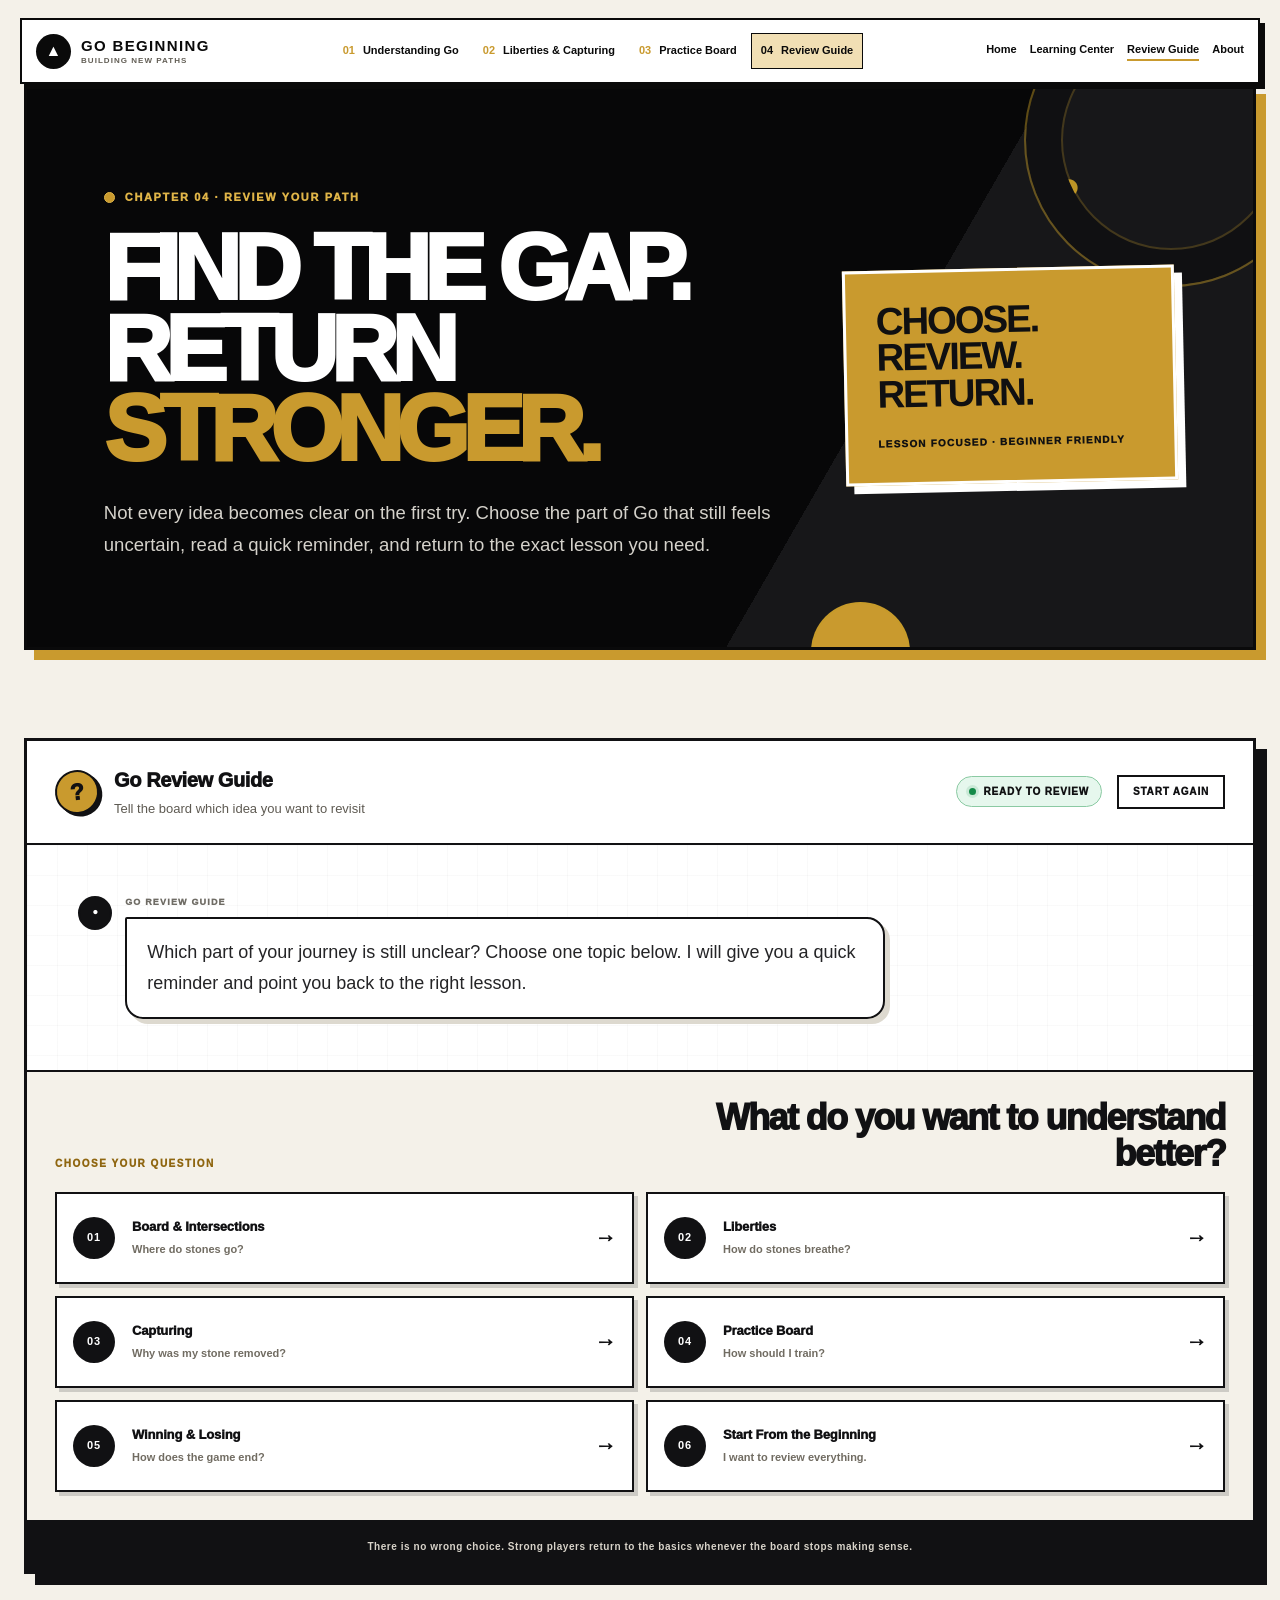
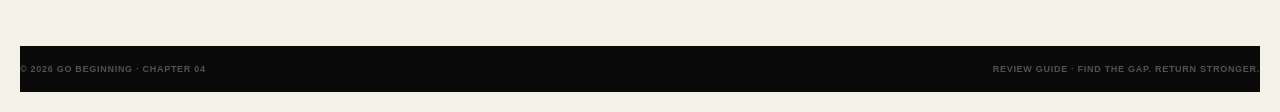
<file: chapter4.html>
<!doctype html>
<html lang="en">
<head>
    <meta charset="utf-8">
    <meta name="viewport" content="width=device-width, initial-scale=1">
    <meta name="description" content="Choose a Go topic that still feels unclear and return to the matching beginner lesson.">
    <meta property="og:title" content="GO BEGINNING Learning Website">
    <meta property="og:description" content="An interactive, manga-inspired website that teaches beginners the fundamentals of Go through visual lessons, playable boards, and guided practice.">
    <meta property="og:image" content="https://eleanor-123-123.github.io/go-beginner-website/images/og-image.jpg">
    <meta property="og:image:alt" content="GO BEGINNING — an interactive website for learning the fundamentals of Go.">
    <meta property="og:url" content="https://eleanor-123-123.github.io/go-beginner-website/chapter4.html">
    <meta property="og:type" content="website">
    <meta name="twitter:card" content="summary_large_image">
    <title>Chapter 04 | Review Guide</title>
    <link rel="icon" type="image/png" sizes="32x32" href="assets/favicon-32.png">
    <link rel="apple-touch-icon" sizes="180x180" href="assets/app-icon-180.png">
    <link rel="stylesheet" href="style.css">
    <script src="review-guide.js" defer></script>
</head>
<body class="ai-tutor-body">
    <a class="skip-link" href="#review-guide-main">Skip to review guide</a>

    <header class="site-header">
        <a href="index.html" class="header-logo" aria-label="GO BEGINNING home">
            <div class="logo-icon" aria-hidden="true">▲</div>
            <div class="logo-text">
                <span class="brand-name">GO BEGINNING</span>
                <span class="brand-tagline">BUILDING NEW PATHS</span>
            </div>
        </a>

        <nav class="header-chapter-nav" aria-label="Chapter navigation">
            <a href="chapter1.html" class="chapter-tab"><span>01</span> Understanding Go</a>
            <a href="chapter2.html" class="chapter-tab"><span>02</span> Liberties &amp; Capturing</a>
            <a href="chapter3.html" class="chapter-tab"><span>03</span> Practice Board</a>
            <a href="chapter4.html" class="chapter-tab active" aria-current="page"><span>04</span> Review Guide</a>
        </nav>

        <nav class="main-nav" aria-label="Main navigation">
            <a href="index.html">Home</a>
            <a href="chapter1.html">Learning Center</a>
            <a href="chapter4.html" class="active" aria-current="page">Review Guide</a>
            <a href="about.html">About</a>
        </nav>
    </header>

    <main id="review-guide-main" class="ai-tutor-page">
        <section class="ai-tutor-hero" aria-labelledby="review-guide-title">
            <div class="ai-tutor-hero-copy">
                <p class="ai-tutor-kicker"><span></span> CHAPTER 04 · REVIEW YOUR PATH</p>
                <h1 id="review-guide-title">FIND THE GAP.<br>RETURN <em>STRONGER.</em></h1>
                <p>Not every idea becomes clear on the first try. Choose the part of Go that still feels uncertain, read a quick reminder, and return to the exact lesson you need.</p>
            </div>
            <div class="ai-tutor-hero-note" aria-label="Review guide purpose">
                <strong>CHOOSE.<br>REVIEW. RETURN.</strong>
                <span>LESSON FOCUSED · BEGINNER FRIENDLY</span>
            </div>
        </section>

        <section class="ai-chat-shell review-guide-shell" aria-labelledby="review-chat-title">
            <header class="ai-chat-header">
                <div class="ai-chat-identity">
                    <div class="review-guide-mark" aria-hidden="true"><span>?</span></div>
                    <div>
                        <h2 id="review-chat-title">Go Review Guide</h2>
                        <p>Tell the board which idea you want to revisit</p>
                    </div>
                </div>
                <div class="ai-chat-tools">
                    <span class="ai-mode-badge is-live"><i></i> READY TO REVIEW</span>
                    <button class="ai-clear-button" id="review-reset-button" type="button">START AGAIN</button>
                </div>
            </header>

            <div class="ai-chat-log" id="review-chat-log" aria-live="polite" aria-label="Review conversation">
                <article class="ai-message ai-message--assistant">
                    <div class="ai-message-avatar" aria-hidden="true">●</div>
                    <div class="ai-message-content">
                        <span class="ai-message-name">GO REVIEW GUIDE</span>
                        <div class="ai-message-bubble">
                            <p>Which part of your journey is still unclear? Choose one topic below. I will give you a quick reminder and point you back to the right lesson.</p>
                        </div>
                    </div>
                </article>
            </div>

            <div class="review-topic-panel" aria-labelledby="review-topic-title">
                <div class="review-topic-heading">
                    <p class="home-section-label">CHOOSE YOUR QUESTION</p>
                    <h3 id="review-topic-title">What do you want to understand better?</h3>
                </div>

                <div class="review-topic-grid">
                    <button class="review-topic-card" type="button" data-review-topic="board">
                        <b>01</b><span><strong>Board &amp; Intersections</strong><small>Where do stones go?</small></span><i aria-hidden="true">→</i>
                    </button>
                    <button class="review-topic-card" type="button" data-review-topic="liberties">
                        <b>02</b><span><strong>Liberties</strong><small>How do stones breathe?</small></span><i aria-hidden="true">→</i>
                    </button>
                    <button class="review-topic-card" type="button" data-review-topic="capturing">
                        <b>03</b><span><strong>Capturing</strong><small>Why was my stone removed?</small></span><i aria-hidden="true">→</i>
                    </button>
                    <button class="review-topic-card" type="button" data-review-topic="practice">
                        <b>04</b><span><strong>Practice Board</strong><small>How should I train?</small></span><i aria-hidden="true">→</i>
                    </button>
                    <button class="review-topic-card" type="button" data-review-topic="outcome">
                        <b>05</b><span><strong>Winning &amp; Losing</strong><small>How does the game end?</small></span><i aria-hidden="true">→</i>
                    </button>
                    <button class="review-topic-card" type="button" data-review-topic="everything">
                        <b>06</b><span><strong>Start From the Beginning</strong><small>I want to review everything.</small></span><i aria-hidden="true">→</i>
                    </button>
                </div>
            </div>

            <p class="review-guide-note">There is no wrong choice. Strong players return to the basics whenever the board stops making sense.</p>
        </section>
    </main>

    <footer class="site-footer">
        <span>© 2026 GO BEGINNING · CHAPTER 04</span>
        <span>REVIEW GUIDE · FIND THE GAP. RETURN STRONGER.</span>
    </footer>
</body>
</html>
</file>
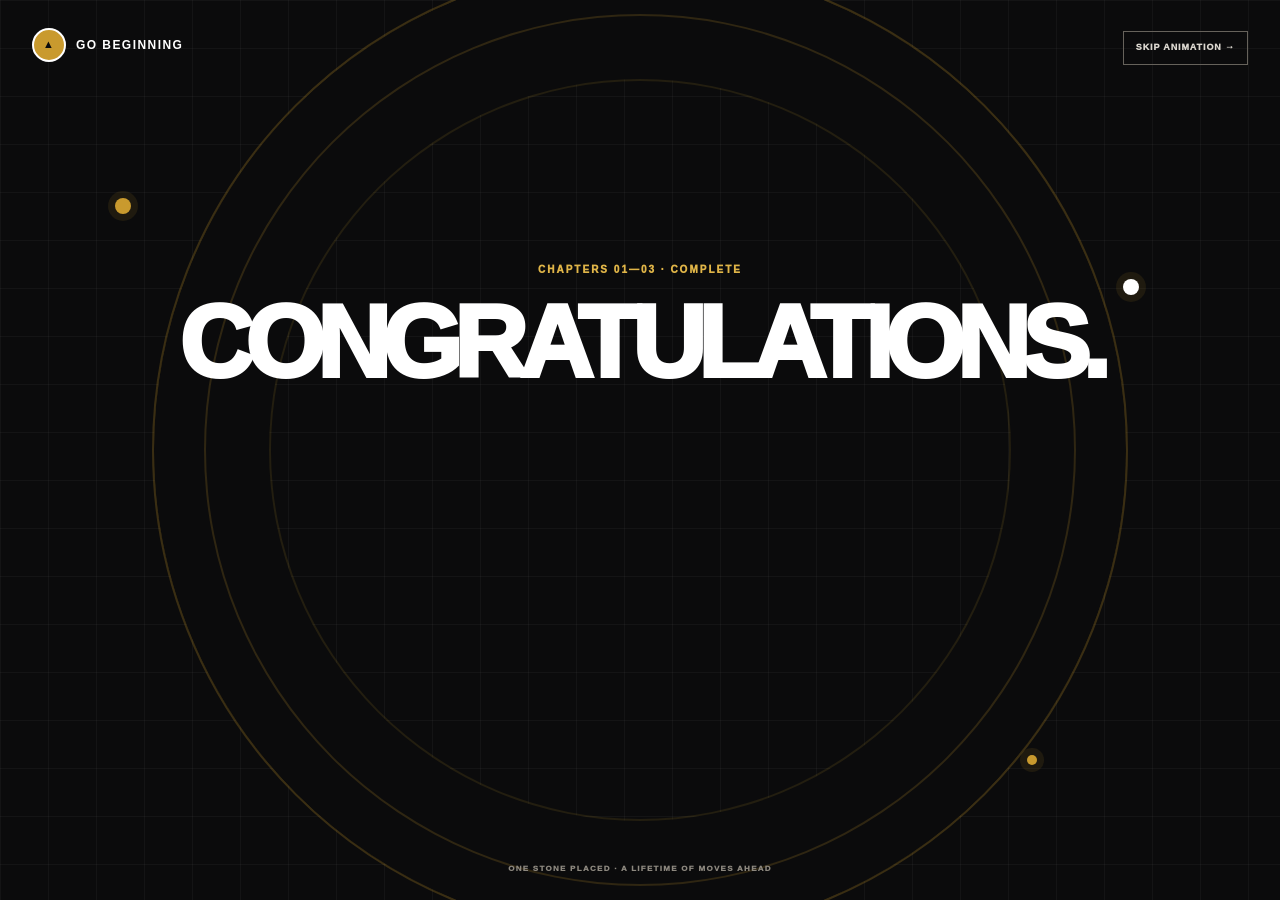
<file: completion.html>
<!doctype html>
<html lang="en">
<head>
    <meta charset="utf-8">
    <meta name="viewport" content="width=device-width, initial-scale=1">
    <meta name="description" content="Celebrate completing the beginner Go learning journey and choose your next step.">
    <meta property="og:title" content="GO BEGINNING Learning Website">
    <meta property="og:description" content="An interactive, manga-inspired website that teaches beginners the fundamentals of Go through visual lessons, playable boards, and guided practice.">
    <meta property="og:image" content="https://eleanor-123-123.github.io/go-beginner-website/images/og-image.jpg">
    <meta property="og:image:alt" content="GO BEGINNING — an interactive website for learning the fundamentals of Go.">
    <meta property="og:url" content="https://eleanor-123-123.github.io/go-beginner-website/completion.html">
    <meta property="og:type" content="website">
    <meta name="twitter:card" content="summary_large_image">
    <title>Learning Complete | GO BEGINNING</title>
    <link rel="icon" type="image/png" sizes="32x32" href="assets/favicon-32.png">
    <link rel="apple-touch-icon" sizes="180x180" href="assets/app-icon-180.png">
    <link rel="stylesheet" href="style.css">
    <script src="completion.js" defer></script>
</head>
<body class="completion-body">
    <a class="skip-link" href="#completion-main">Skip celebration animation</a>

    <main class="completion-stage" id="completion-main">
        <div class="completion-confetti" id="completion-confetti" aria-hidden="true"></div>
        <div class="completion-rings" aria-hidden="true"><i></i><i></i><i></i></div>

        <a class="completion-brand" href="index.html" aria-label="GO BEGINNING home">
            <span aria-hidden="true">▲</span>
            <b>GO BEGINNING</b>
        </a>

        <button class="completion-skip" id="completion-skip" type="button">SKIP ANIMATION →</button>

        <section class="completion-message" aria-live="polite" aria-atomic="false">
            <p class="completion-kicker">CHAPTERS 01—03 · COMPLETE</p>
            <h1 class="completion-first" id="completion-first">CONGRATULATIONS.</h1>
            <p class="completion-second" id="completion-second">You now have a basic understanding of Go.</p>

            <div class="completion-choice" id="completion-choice">
                <p>How do you feel about your first journey across the board?</p>
                <div>
                    <a class="completion-choice-primary" href="congratulations.html">
                        I UNDERSTAND <span aria-hidden="true">✓</span>
                    </a>
                    <a class="completion-choice-secondary" href="chapter4.html">
                        I STILL HAVE QUESTIONS <span aria-hidden="true">→</span>
                    </a>
                </div>
            </div>
        </section>

        <p class="completion-footnote">ONE STONE PLACED · A LIFETIME OF MOVES AHEAD</p>
    </main>
</body>
</html>
</file>
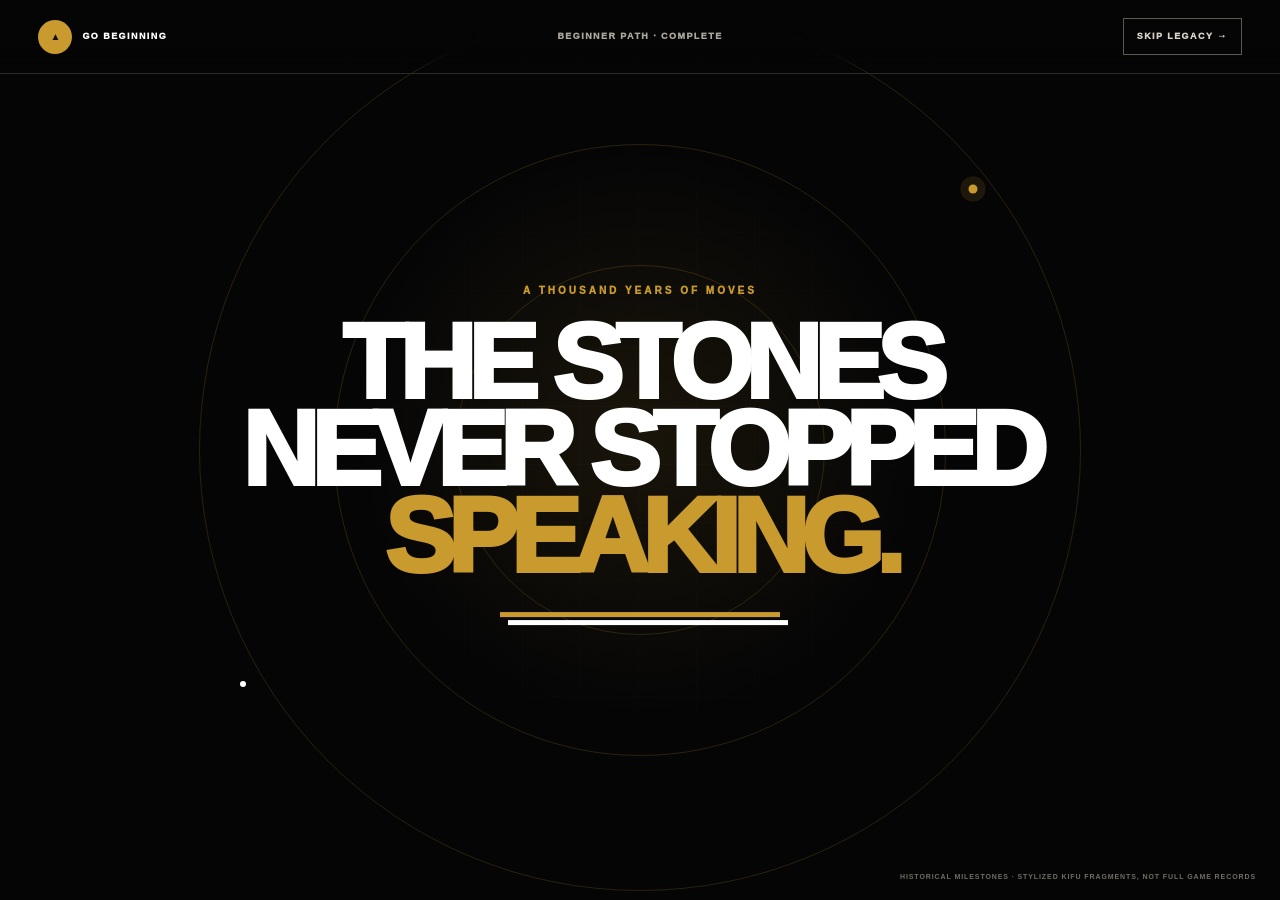
<file: congratulations.html>
<!doctype html>
<html lang="en">
<head>
    <meta charset="utf-8">
    <meta name="viewport" content="width=device-width, initial-scale=1">
    <meta name="description" content="A cinematic journey through Go history celebrating completion of the GO BEGINNING learning path.">
    <meta property="og:title" content="GO BEGINNING Learning Website">
    <meta property="og:description" content="An interactive, manga-inspired website that teaches beginners the fundamentals of Go through visual lessons, playable boards, and guided practice.">
    <meta property="og:image" content="https://eleanor-123-123.github.io/go-beginner-website/images/og-image.jpg">
    <meta property="og:image:alt" content="GO BEGINNING — an interactive website for learning the fundamentals of Go.">
    <meta property="og:url" content="https://eleanor-123-123.github.io/go-beginner-website/congratulations.html">
    <meta property="og:type" content="website">
    <meta name="twitter:card" content="summary_large_image">
    <title>The Gate Is Open | GO BEGINNING</title>
    <link rel="icon" type="image/png" sizes="32x32" href="assets/favicon-32.png">
    <link rel="apple-touch-icon" sizes="180x180" href="assets/app-icon-180.png">
    <link rel="stylesheet" href="style.css">
    <script src="legacy-finale.js" defer></script>
</head>
<body class="legacy-finale-body">
    <a class="skip-link" href="#legacy-final-message">Skip to the final message</a>

    <header class="legacy-header">
        <a class="legacy-brand" href="index.html" aria-label="GO BEGINNING home">
            <span aria-hidden="true">▲</span>
            <b>GO BEGINNING</b>
        </a>
        <p>BEGINNER PATH · COMPLETE</p>
        <button class="legacy-skip" id="legacy-skip" type="button">SKIP LEGACY <span aria-hidden="true">→</span></button>
    </header>

    <main class="legacy-stage" id="legacy-stage" aria-labelledby="legacy-title">
        <div class="legacy-grid" aria-hidden="true"></div>
        <div class="legacy-orbit" aria-hidden="true"><i></i><i></i><i></i></div>

        <section class="legacy-opening" aria-hidden="true">
            <p>A THOUSAND YEARS OF MOVES</p>
            <h1 id="legacy-title">THE STONES<br>NEVER STOPPED<br><em>SPEAKING.</em></h1>
            <span></span>
        </section>

        <p class="legacy-status" id="legacy-status" aria-live="polite">The history of Go begins to unfold.</p>

        <section class="legacy-gallery" aria-label="Five historical milestones in the story of Go">
            <article class="legacy-kifu-card legacy-kifu-card--ancient" data-legacy-card style="--orbit-x:-34vw;--orbit-y:-20vh;--orbit-r:-8deg;">
                <header><span>ERA 01</span><b>ANCIENT BEGINNINGS</b></header>
                <div class="legacy-board" aria-hidden="true">
                    <div class="legacy-board-grid"></div>
                    <i class="black" style="--x:25%;--y:25%;"></i><i class="white" style="--x:75%;--y:75%;"></i>
                    <i class="black" style="--x:62.5%;--y:37.5%;"></i><i class="white" style="--x:37.5%;--y:62.5%;"></i>
                    <i class="black" style="--x:50%;--y:50%;"></i>
                </div>
                <footer><strong>THE FIRST RECORDS</strong><small>A board. Two colors. A language without words.</small></footer>
            </article>

            <article class="legacy-kifu-card legacy-kifu-card--danghu" data-legacy-card style="--orbit-x:34vw;--orbit-y:-20vh;--orbit-r:7deg;">
                <header><span>ERA 02 · 18TH CENTURY</span><b>CHINA</b></header>
                <div class="legacy-board" aria-hidden="true">
                    <div class="legacy-board-grid"></div>
                    <i class="black" style="--x:25%;--y:37.5%;"></i><i class="white" style="--x:37.5%;--y:37.5%;"></i>
                    <i class="black" style="--x:37.5%;--y:50%;"></i><i class="white" style="--x:50%;--y:37.5%;"></i>
                    <i class="black" style="--x:50%;--y:50%;"></i><i class="white" style="--x:62.5%;--y:50%;"></i>
                    <i class="black" style="--x:62.5%;--y:62.5%;"></i>
                </div>
                <footer><strong>THE TEN GAMES AT DANGHU</strong><small>Fan Xiping · Shi Xiangxia</small></footer>
            </article>

            <article class="legacy-kifu-card legacy-kifu-card--shusaku" data-legacy-card style="--orbit-x:-38vw;--orbit-y:18vh;--orbit-r:6deg;">
                <header><span>ERA 03 · 1846</span><b>JAPAN</b></header>
                <div class="legacy-board" aria-hidden="true">
                    <div class="legacy-board-grid"></div>
                    <i class="black" style="--x:25%;--y:25%;"></i><i class="white" style="--x:75%;--y:25%;"></i>
                    <i class="black" style="--x:37.5%;--y:50%;"></i><i class="white" style="--x:50%;--y:37.5%;"></i>
                    <i class="black legacy-key-stone" style="--x:50%;--y:62.5%;"></i><i class="white" style="--x:62.5%;--y:50%;"></i>
                    <i class="black" style="--x:75%;--y:75%;"></i>
                </div>
                <footer><strong>THE EAR-REDDENING GAME</strong><small>Shusaku · Gennan Inseki</small></footer>
            </article>

            <article class="legacy-kifu-card legacy-kifu-card--fuseki" data-legacy-card style="--orbit-x:38vw;--orbit-y:18vh;--orbit-r:-6deg;">
                <header><span>ERA 04 · 1933</span><b>NEW FUSEKI</b></header>
                <div class="legacy-board" aria-hidden="true">
                    <div class="legacy-board-grid"></div>
                    <i class="black" style="--x:12.5%;--y:12.5%;"></i><i class="white" style="--x:75%;--y:25%;"></i>
                    <i class="black" style="--x:75%;--y:75%;"></i><i class="white" style="--x:25%;--y:75%;"></i>
                    <i class="black legacy-key-stone" style="--x:50%;--y:50%;"></i><i class="white" style="--x:62.5%;--y:37.5%;"></i>
                </div>
                <footer><strong>THE SHIN-FUSEKI CHALLENGE</strong><small>Go Seigen · Honinbo Shusai</small></footer>
            </article>

            <article class="legacy-kifu-card legacy-kifu-card--modern" data-legacy-card style="--orbit-x:0vw;--orbit-y:28vh;--orbit-r:2deg;">
                <header><span>ERA 05 · 2016</span><b>SEOUL</b></header>
                <div class="legacy-board" aria-hidden="true">
                    <div class="legacy-board-grid"></div>
                    <i class="black" style="--x:25%;--y:25%;"></i><i class="white" style="--x:75%;--y:25%;"></i>
                    <i class="black" style="--x:62.5%;--y:62.5%;"></i><i class="white" style="--x:25%;--y:75%;"></i>
                    <i class="black" style="--x:50%;--y:37.5%;"></i><i class="white" style="--x:37.5%;--y:50%;"></i>
                    <i class="black legacy-key-stone" style="--x:75%;--y:50%;"></i>
                </div>
                <footer><strong>MOVE 37</strong><small>A move that opened a new era.</small></footer>
            </article>
        </section>

        <div class="legacy-convergence" aria-hidden="true">
            <span class="legacy-center-stone"></span>
            <p>EVERY GAME BECOMES PART OF THE NEXT.</p>
        </div>

        <div class="legacy-burst" id="legacy-burst" aria-hidden="true"></div>

        <div class="legacy-gate" aria-hidden="true">
            <div class="legacy-gate-wing legacy-gate-wing--left"></div>
            <div class="legacy-gate-wing legacy-gate-wing--right"></div>
            <i></i><i></i><i></i><i></i>
        </div>

        <section class="legacy-final-message" id="legacy-final-message">
            <p>YOUR FIRST STONE WAS ONLY THE BEGINNING</p>
            <h2><span>THE GATE</span><span>TO THE WORLD OF GO</span><em>IS NOW OPEN.</em></h2>
            <p>A thousand years of moves have led to this moment.<br>Now, yours begins.</p>
            <div class="legacy-actions">
                <a class="legacy-primary" href="index.html">ENTER THE WORLD OF GO <span aria-hidden="true">→</span></a>
                <a class="legacy-secondary" href="chapter4.html">REVIEW MY JOURNEY <span aria-hidden="true">↗</span></a>
                <button class="legacy-replay" id="legacy-replay" type="button">REPLAY THE LEGACY <span aria-hidden="true">↻</span></button>
            </div>
        </section>

        <p class="legacy-record-note">HISTORICAL MILESTONES · STYLIZED KIFU FRAGMENTS, NOT FULL GAME RECORDS</p>
    </main>
</body>
</html>
</file>
<file: style.css>
/* ==========================================
   GO BEGINNER - BLACK & GOLD THEME
   Version 2.0
   Preserving the original visual identity
========================================== */


/* ==========================================
   1. GLOBAL SETTINGS
========================================== */

/* Remove default browser spacing */
* {
    margin: 0;
    padding: 0;
    box-sizing: border-box;
}

/* Website color system */
:root {
    --bg-primary: #f4f4f6;
    --bg-surface: #ffffff;

    --dark-header: #141416;
    --dark-surface: #1e1e22;

    --accent-gold: #c59b27;
    --accent-gold-hover: #e5b839;

    --accent-green: #10b981;
    --accent-red: #ef4444;

    --text-primary: #18181b;
    --text-secondary: #71717a;
    --text-muted: #a1a1aa;

    --border-light: #e4e4e7;
    --border-dark: #27272a;

    --shadow-sm: 0 2px 8px rgba(0, 0, 0, 0.04);
    --shadow-md: 0 10px 30px rgba(0, 0, 0, 0.08);
    --shadow-lg: 0 20px 40px rgba(0, 0, 0, 0.12);

    --content-width: 1280px;
    --content-padding: 24px;
}

/* Smooth scrolling */
html {
    scroll-behavior: smooth;
    scroll-padding-top: 100px;
}

/* Basic page settings */
body {
    font-family:
        -apple-system,
        BlinkMacSystemFont,
        "Segoe UI",
        Roboto,
        Helvetica,
        Arial,
        sans-serif;

    background-color: var(--bg-primary);
    color: var(--text-primary);
    line-height: 1.6;
}

/* Links */
a {
    text-decoration: none;
    color: inherit;
}

/* Images */
img {
    max-width: 100%;
    display: block;
}

/* Buttons */
button {
    font: inherit;
}


/* ==========================================
   2. HEADER
========================================== */

.site-header {
    min-height: 76px;
    padding: 12px 5%;

    display: flex;
    align-items: center;
    justify-content: space-between;
    gap: 28px;

    background: rgba(20, 20, 22, 0.96);

    backdrop-filter: blur(12px);
    -webkit-backdrop-filter: blur(12px);

    border-bottom: 1px solid rgba(255, 255, 255, 0.08);

    position: sticky;
    top: 0;
    z-index: 1000;
}

/* Logo container */
.header-logo {
    display: flex;
    align-items: center;
    gap: 12px;

    flex-shrink: 0;

    transition: transform 0.3s ease;
}

.header-logo:hover {
    transform: translateY(-1px);
}

/* Logo symbol */
.header-logo .logo-icon {
    font-size: 20px;
    color: var(--accent-gold);

    filter: drop-shadow(
        0 0 8px rgba(197, 155, 39, 0.4)
    );
}

/* Brand name */
.header-logo .brand-name {
    display: block;

    font-family: "Arial Black", sans-serif;
    font-size: 18px;
    font-weight: 900;
    letter-spacing: 1.5px;

    color: #ffffff;
}

/* Brand subtitle */
.header-logo .brand-tagline {
    display: block;

    font-size: 9px;
    letter-spacing: 2.5px;
    font-weight: 600;

    color: var(--accent-gold);
}


/* ==========================================
   3. QUICK CHAPTER NAVIGATION
========================================== */

.header-chapter-nav {
    display: flex;
    align-items: center;
    gap: 10px;

    flex: 1;
    max-width: 590px;
}

/* Chapter navigation item */
.header-chapter-nav .chapter-tab {
    flex: 1;

    min-width: 0;

    padding: 9px 13px;

    background: rgba(255, 255, 255, 0.05);
    border: 1px solid rgba(255, 255, 255, 0.1);
    border-radius: 20px;

    color: var(--text-muted);

    font-size: 12px;
    font-weight: 600;

    display: flex;
    align-items: center;
    justify-content: center;
    gap: 8px;

    white-space: nowrap;

    transition: all 0.3s ease;
}

/* Chapter number */
.header-chapter-nav .chapter-tab span {
    color: var(--accent-gold);
    font-weight: 800;
}

/* Hover effect */
.header-chapter-nav .chapter-tab:hover {
    background: rgba(255, 255, 255, 0.1);
    color: #ffffff;

    border-color: rgba(255, 255, 255, 0.25);
}

/* Active chapter */
.header-chapter-nav .chapter-tab.active {
    background: var(--accent-gold);
    color: #141416;

    border-color: var(--accent-gold);

    box-shadow:
        0 0 15px rgba(197, 155, 39, 0.3);
}

.header-chapter-nav .chapter-tab.active span {
    color: #141416;
}


/* ==========================================
   4. MAIN NAVIGATION
========================================== */

.main-nav {
    display: flex;
    align-items: center;
    gap: 24px;

    flex-shrink: 0;
}

.main-nav a {
    color: var(--text-muted);

    font-size: 14px;
    font-weight: 600;

    white-space: nowrap;

    transition: color 0.3s ease;
}

.main-nav a:hover,
.main-nav a.active {
    color: var(--accent-gold);
}


/* ==========================================
   5. PROGRESS BAR
   Used by learning chapters
========================================== */

.learning-progress-bar {
    display: flex;
    align-items: center;
    justify-content: space-between;

    background: var(--bg-surface);

    padding: 16px 28px;
    margin-bottom: 35px;

    border-radius: 16px;
    border: 1px solid var(--border-light);

    box-shadow: var(--shadow-sm);
}

.progress-step {
    display: flex;
    align-items: center;
    gap: 10px;

    font-size: 13px;
    font-weight: 600;

    color: var(--text-muted);
}

.progress-step .step-num {
    width: 26px;
    height: 26px;

    border-radius: 50%;

    background: var(--bg-primary);

    display: flex;
    align-items: center;
    justify-content: center;

    font-size: 12px;
}

.progress-step.completed {
    color: var(--text-primary);
}

.progress-step.completed .step-num {
    background: rgba(16, 185, 129, 0.15);
    color: var(--accent-green);
}

.progress-step.current {
    color: var(--accent-gold);
}

.progress-step.current .step-num {
    background: var(--accent-gold);
    color: #141416;
    font-weight: 800;
}

.progress-line {
    flex: 1;

    height: 2px;

    background: var(--border-light);

    margin: 0 15px;
}

.progress-line.active {
    background: var(--accent-gold);
}


/* ==========================================
   6. HOME PAGE CONTAINER
========================================== */

#home-page {
    width: 100%;
    max-width: var(--content-width);

    margin: 0 auto;

    padding:
        40px
        var(--content-padding)
        80px;
}


/* ==========================================
   7. HERO SECTION
========================================== */

.hero {
    min-height: 480px;

    padding: 65px 8%;

    display: flex;
    align-items: center;
    justify-content: space-between;

    gap: 40px;

    background: var(--dark-header);

    border-radius: 24px;

    color: #ffffff;

    box-shadow: var(--shadow-lg);

    position: relative;
    overflow: hidden;

    border: 1px solid var(--border-dark);
}

/* Gold background decoration */
.hero::after {
    content: "";

    position: absolute;

    top: -50%;
    right: -20%;

    width: 500px;
    height: 500px;

    background:
        radial-gradient(
            circle,
            rgba(197, 155, 39, 0.15) 0%,
            transparent 70%
        );

    pointer-events: none;
}

/* Hero text container */
.hero-content {
    max-width: 570px;

    position: relative;
    z-index: 2;
}

/* Small section label */
.eyebrow {
    display: inline-block;

    color: var(--accent-gold);

    font-size: 11px;
    font-weight: 800;
    letter-spacing: 2px;

    margin-bottom: 14px;
}

/* Hero title */
.hero h1 {
    font-size: clamp(36px, 4.5vw, 58px);

    line-height: 1.15;

    margin-bottom: 20px;

    font-weight: 800;
}

/* Gold divider */
.hero-line {
    width: 48px;
    height: 3px;

    background: var(--accent-gold);

    margin-bottom: 20px;

    border-radius: 2px;
}

/* Hero description */
.hero p {
    max-width: 520px;

    color: var(--text-muted);

    font-size: 16px;
    line-height: 1.8;

    margin-bottom: 28px;
}

/* Main action button */
.primary-button {
    display: inline-flex;
    align-items: center;
    justify-content: center;
    gap: 12px;

    padding: 14px 32px;

    background: var(--accent-gold);
    color: #141416;

    border-radius: 30px;

    font-size: 14px;
    font-weight: 700;

    transition: all 0.3s ease;

    box-shadow:
        0 4px 20px rgba(197, 155, 39, 0.25);
}

/* Button hover */
.primary-button:hover {
    background: var(--accent-gold-hover);

    transform: translateY(-2px);

    box-shadow:
        0 8px 25px rgba(197, 155, 39, 0.35);
}


/* ==========================================
   8. HERO MINI GO BOARD
========================================== */

.hero-decoration {
    width: 280px;
    height: 280px;

    flex-shrink: 0;

    display: flex;
    align-items: center;
    justify-content: center;

    position: relative;
    z-index: 1;

    transform: rotate(6deg);
}

.mini-board {
    width: 250px;
    height: 250px;

    background-color: #dfbd88;

    background-image:
        linear-gradient(
            to right,
            rgba(89, 67, 42, 0.4) 1px,
            transparent 1px
        ),
        linear-gradient(
            to bottom,
            rgba(89, 67, 42, 0.4) 1px,
            transparent 1px
        );

    background-size: 35px 35px;

    border-radius: 12px;
    border: 2px solid #b89762;

    position: relative;

    box-shadow:
        0 20px 40px rgba(0, 0, 0, 0.4);
}

/* Mini board stones */
.mini-stone {
    position: absolute;

    width: 28px;
    height: 28px;

    border-radius: 50%;

    z-index: 2;
}

.mini-stone.black {
    background:
        radial-gradient(
            circle at 35% 30%,
            #555,
            #111 70%
        );

    box-shadow:
        2px 4px 8px rgba(0, 0, 0, 0.4);

    top: 70px;
    left: 70px;
}

.mini-stone.white {
    background:
        radial-gradient(
            circle at 35% 30%,
            #fff,
            #dcd6cd 70%
        );

    box-shadow:
        2px 4px 8px rgba(0, 0, 0, 0.2);

    top: 70px;
    left: 105px;
}

.mini-stone.second {
    top: 105px;
    left: 105px;
}


/* ==========================================
   9. COMMON SECTION HEADING
========================================== */

.section-heading {
    max-width: 680px;

    margin: 0 auto 38px;

    text-align: center;
}

.section-heading .eyebrow {
    margin-bottom: 10px;
}

.section-heading h2 {
    color: var(--text-primary);

    font-size: clamp(27px, 3vw, 36px);

    line-height: 1.25;

    font-weight: 800;

    margin-bottom: 12px;
}

.section-heading p {
    color: var(--text-secondary);

    font-size: 15px;
    line-height: 1.8;
}


/* ==========================================
   10. LEARNING JOURNEY SECTION
========================================== */

.learning-journey {
    padding: 85px 0 75px;
}

.journey-grid {
    display: grid;

    grid-template-columns: repeat(3, minmax(0, 1fr));

    gap: 22px;
}

.journey-card {
    min-height: 220px;

    padding: 30px;

    background: var(--bg-surface);

    border: 1px solid var(--border-light);
    border-radius: 16px;

    box-shadow: var(--shadow-sm);

    position: relative;
    overflow: hidden;

    transition:
        transform 0.3s ease,
        box-shadow 0.3s ease,
        border-color 0.3s ease;
}

.journey-card:hover {
    transform: translateY(-5px);

    box-shadow: var(--shadow-md);

    border-color: rgba(197, 155, 39, 0.45);
}

/* Large decorative number */
.journey-number {
    display: block;

    color: var(--accent-gold);

    font-size: 32px;
    font-weight: 900;

    line-height: 1;

    margin-bottom: 22px;
}

.journey-card h3 {
    font-size: 19px;
    font-weight: 800;

    margin-bottom: 10px;
}

.journey-card p {
    color: var(--text-secondary);

    font-size: 14px;
    line-height: 1.8;

    margin-bottom: 20px;
}

.journey-range {
    display: inline-block;

    color: #92701d;

    background: rgba(197, 155, 39, 0.12);

    padding: 6px 10px;

    border-radius: 5px;

    font-size: 10px;
    font-weight: 800;
    letter-spacing: 1px;
}


/* ==========================================
   11. COURSE SECTION
========================================== */

.course-section {
    padding: 70px 0 85px;

    border-top: 1px solid var(--border-light);
}

/* Three-column course layout */
.course-grid {
    display: grid;

    grid-template-columns: repeat(3, minmax(0, 1fr));

    gap: 22px;
}

/* Individual course card */
.course-card {
    min-height: 255px;

    padding: 26px;

    background: var(--bg-surface);

    border: 1px solid var(--border-light);
    border-radius: 16px;

    box-shadow: var(--shadow-sm);

    display: flex;
    flex-direction: column;
    align-items: flex-start;

    transition:
        transform 0.3s ease,
        box-shadow 0.3s ease,
        border-color 0.3s ease;
}

/* Hover effect for available courses */
.course-card.available:hover {
    transform: translateY(-5px);

    box-shadow: var(--shadow-md);

    border-color: rgba(197, 155, 39, 0.55);
}

/* Course number and status row */
.course-card-top {
    width: 100%;

    display: flex;
    align-items: center;
    justify-content: space-between;

    gap: 10px;

    margin-bottom: 22px;
}

/* Course number */
.course-number {
    color: var(--accent-gold);

    font-size: 27px;
    font-weight: 900;

    line-height: 1;
}

/* Course status */
.course-status {
    color: #92701d;

    background: rgba(197, 155, 39, 0.12);

    padding: 5px 9px;

    border-radius: 5px;

    font-size: 9px;
    font-weight: 800;
    letter-spacing: 0.8px;
}

/* Course title */
.course-card h3 {
    color: var(--text-primary);

    font-size: 18px;
    font-weight: 800;

    line-height: 1.4;

    margin-bottom: 10px;
}

/* Course description */
.course-card p {
    color: var(--text-secondary);

    font-size: 13px;
    line-height: 1.8;

    margin-bottom: 22px;
}

/* Available course link */
.course-link {
    display: inline-flex;
    align-items: center;
    gap: 9px;

    color: #92701d;

    font-size: 13px;
    font-weight: 800;

    margin-top: auto;

    transition:
        color 0.25s ease,
        gap 0.25s ease;
}

.course-link:hover {
    color: var(--accent-gold-hover);

    gap: 14px;
}

/* Upcoming course */
.course-card.upcoming {
    background: #fafafa;

    border-style: dashed;

    box-shadow: none;
}

.course-card.upcoming .course-number {
    color: #b6a77e;
}

.course-card.upcoming .course-status {
    color: #858585;

    background: #eeeeef;
}

.course-card.upcoming h3 {
    color: #55555b;
}

.course-card.upcoming p {
    color: #898990;
}

/* Disabled course label */
.course-disabled {
    display: inline-block;

    color: #898990;

    font-size: 12px;
    font-weight: 700;

    margin-top: auto;
}


/* ==========================================
   12. START LEARNING SECTION
========================================== */

.start-learning-section {
    padding: 65px 8%;

    background: var(--dark-header);

    border: 1px solid var(--border-dark);
    border-radius: 20px;

    color: #ffffff;

    text-align: center;

    position: relative;
    overflow: hidden;
}

.start-learning-section::before {
    content: "";

    position: absolute;

    width: 350px;
    height: 350px;

    left: -130px;
    bottom: -230px;

    background:
        radial-gradient(
            circle,
            rgba(197, 155, 39, 0.18),
            transparent 70%
        );

    pointer-events: none;
}

.start-learning-content {
    max-width: 680px;

    margin: 0 auto;

    position: relative;
    z-index: 1;
}

.start-learning-content .eyebrow {
    margin-bottom: 14px;
}

.start-learning-content h2 {
    font-size: clamp(27px, 3vw, 38px);

    line-height: 1.25;

    margin-bottom: 16px;
}

.start-learning-content p {
    color: var(--text-muted);

    font-size: 15px;
    line-height: 1.8;

    margin-bottom: 28px;
}


/* ==========================================
   13. FOOTER
========================================== */

.site-footer {
    background: var(--dark-header);

    padding: 38px 24px;

    color: var(--text-muted);

    text-align: center;

    border-top: 1px solid rgba(255, 255, 255, 0.08);
}

.footer-brand {
    margin-bottom: 12px;
}

.footer-brand .brand-name {
    display: block;

    color: #ffffff;

    font-family: "Arial Black", sans-serif;

    font-size: 16px;
    font-weight: 900;
    letter-spacing: 1.5px;
}

.footer-brand .brand-tagline {
    display: block;

    color: var(--accent-gold);

    font-size: 9px;
    font-weight: 700;
    letter-spacing: 2px;
}

.site-footer p {
    font-size: 13px;

    margin-bottom: 18px;
}

.footer-copyright {
    color: #77777e;

    font-size: 11px;
}


/* ==========================================
   14. LEARNING PAGES
   Existing Chapter 1, Chapter 2 and Chapter 3
========================================== */

#learning-page {
    max-width: 1140px;

    margin: 0 auto;

    padding: 40px 20px 80px;
}

.chapter-title {
    margin-bottom: 30px;
}

.chapter-title h2 {
    font-size: 32px;
    font-weight: 800;

    margin-bottom: 8px;
}

/* Lesson and concept grids */
.lesson-grid,
.concept-grid {
    display: grid;

    grid-template-columns: repeat(3, minmax(0, 1fr));

    gap: 20px;

    margin-bottom: 35px;
}

.concept-grid {
    grid-template-columns: repeat(2, minmax(0, 1fr));
}

/* Lesson cards */
.lesson-card {
    padding: 30px;

    background: var(--bg-surface);

    border: 1px solid var(--border-light);
    border-radius: 16px;

    box-shadow: var(--shadow-sm);

    transition: all 0.3s ease;
}

.lesson-card:hover {
    transform: translateY(-4px);

    box-shadow: var(--shadow-md);

    border-color: rgba(197, 155, 39, 0.3);
}

.lesson-number {
    display: block;

    color: var(--accent-gold);

    font-size: 20px;
    font-weight: 800;

    margin-bottom: 12px;
}

.lesson-card h3 {
    font-size: 18px;
    font-weight: 700;

    margin-bottom: 10px;
}

.lesson-card p {
    color: var(--text-secondary);

    font-size: 14px;
    line-height: 1.7;
}


/* ==========================================
   15. DEMO PANELS AND CONTROLS
========================================== */

.demo-panel {
    padding: 36px;

    background: var(--bg-surface);

    border: 1px solid var(--border-light);
    border-radius: 20px;

    box-shadow: var(--shadow-md);

    margin-bottom: 35px;
}

.board-controls {
    display: flex;
    flex-wrap: wrap;

    gap: 12px;

    margin-bottom: 24px;
}

.control-button {
    padding: 10px 20px;

    background: var(--bg-primary);

    border: 1px solid var(--border-light);
    border-radius: 20px;

    color: var(--text-primary);

    font-size: 13px;
    font-weight: 600;

    cursor: pointer;

    transition: all 0.25s ease;
}

.control-button:hover,
.control-button.active {
    background: var(--dark-header);

    color: #ffffff;

    border-color: var(--dark-header);
}


/* ==========================================
   16. GO BOARD
========================================== */

.board-wrapper {
    width: 100%;
    max-width: 520px;

    padding: 16px;

    background: #dfbd88;

    border-radius: 12px;

    box-shadow:
        inset 0 0 15px rgba(0, 0, 0, 0.15),
        var(--shadow-md);

    margin: 0 auto;
}

/* Board grid */
.go-board {
    width: 100%;

    display: grid;

    position: relative;

    background-color: #dfbd88;

    background-image:
        linear-gradient(
            to right,
            transparent calc(50% - 0.5px),
            #59432a 50%,
            transparent calc(50% + 0.5px)
        ),
        linear-gradient(
            to bottom,
            transparent calc(50% - 0.5px),
            #59432a 50%,
            transparent calc(50% + 0.5px)
        );
}

/* Board sizes */
.board-19 {
    grid-template-columns: repeat(19, minmax(0, 1fr));
}

.board-9 {
    grid-template-columns: repeat(9, minmax(0, 1fr));
}

/* Individual board intersection */
.board-point {
    width: 100%;

    aspect-ratio: 1 / 1;

    position: relative;

    display: flex;
    align-items: center;
    justify-content: center;

    border: none;

    background: transparent;

    cursor: pointer;
}

/* Horizontal board line */
.board-point::before {
    content: "";

    position: absolute;

    width: 100%;
    height: 1px;

    background: #59432a;

    top: 50%;
}

/* Vertical board line */
.board-point::after {
    content: "";

    position: absolute;

    height: 100%;
    width: 1px;

    background: #59432a;

    left: 50%;
}

/* Stones */
.stone {
    width: 88%;
    height: 88%;

    position: relative;
    z-index: 3;

    border-radius: 50%;

    pointer-events: none;

    animation:
        stoneScaleIn 0.18s
        cubic-bezier(0.175, 0.885, 0.32, 1.275);
}

/* Stone placement animation */
@keyframes stoneScaleIn {
    0% {
        transform: scale(1.4);
        opacity: 0;
    }

    100% {
        transform: scale(1);
        opacity: 1;
    }
}

/* Black stone */
.stone.black {
    background:
        radial-gradient(
            circle at 35% 28%,
            #555,
            #141414 70%
        );

    box-shadow:
        1px 3px 6px rgba(0, 0, 0, 0.4);
}

/* White stone */
.stone.white {
    background:
        radial-gradient(
            circle at 35% 28%,
            #ffffff,
            #e3dfd7 75%
        );

    box-shadow:
        1px 3px 6px rgba(0, 0, 0, 0.25);

    border: 1px solid #d1cac0;
}

/* Highlighted liberties */
.board-point.liberty-highlight {
    background: rgba(16, 185, 129, 0.25);

    border-radius: 50%;
}

/* Last move marker */
.board-point .last-move-marker {
    width: 8px;
    height: 8px;

    position: absolute;
    z-index: 5;

    background: var(--accent-red);

    border-radius: 50%;
}


/* ==========================================
   17. GAME BOARD LAYOUT AND STATISTICS
========================================== */

.game-board-layout {
    display: grid;

    grid-template-columns: minmax(0, 1fr) 240px;

    gap: 25px;

    align-items: start;

    margin-top: 20px;
}

.game-stat {
    padding: 20px;

    background: var(--bg-surface);

    border: 1px solid var(--border-light);
    border-radius: 12px;

    text-align: center;

    box-shadow: var(--shadow-sm);
}

.game-stat span {
    color: var(--accent-gold);

    font-size: 11px;
    font-weight: 800;
    letter-spacing: 1px;
}

.game-stat strong {
    display: block;

    font-size: 28px;

    margin: 4px 0;
}

/* Previous and next lesson navigation */
.lesson-navigation {
    display: flex;
    justify-content: space-between;
    align-items: center;

    gap: 15px;

    padding-top: 30px;

    border-top: 1px solid var(--border-light);
}


/* ==========================================
   18. RESPONSIVE DESIGN
========================================== */

/* Medium screens: tablets and small laptops */
@media (max-width: 1100px) {

    .site-header {
        gap: 18px;

        padding-left: 3%;
        padding-right: 3%;
    }

    .header-chapter-nav {
        max-width: 470px;
        gap: 7px;
    }

    .header-chapter-nav .chapter-tab {
        padding: 8px 9px;
        font-size: 11px;
    }

    .main-nav {
        gap: 15px;
    }

    .course-grid,
    .journey-grid {
        gap: 16px;
    }

    .course-card {
        padding: 22px;
    }
}


/* Tablet layout */
@media (max-width: 868px) {

    .site-header {
        flex-wrap: wrap;

        justify-content: space-between;

        height: auto;

        padding: 16px 5%;
    }

    .header-logo {
        order: 1;
    }

    .main-nav {
        order: 2;
    }

    .header-chapter-nav {
        order: 3;

        width: 100%;
        max-width: none;
    }

    .header-chapter-nav .chapter-tab {
        flex: 1;
    }

    .hero {
        flex-direction: column;

        text-align: center;

        padding: 45px 30px;

        gap: 25px;
    }

    .hero-content {
        max-width: 650px;
    }

    .hero-line {
        margin-left: auto;
        margin-right: auto;
    }

    .hero p {
        margin-left: auto;
        margin-right: auto;
    }

    .hero-decoration {
        margin-top: 5px;
    }

    .journey-grid {
        grid-template-columns: repeat(2, minmax(0, 1fr));
    }

    .course-grid {
        grid-template-columns: repeat(2, minmax(0, 1fr));
    }

    .lesson-grid {
        grid-template-columns: repeat(2, minmax(0, 1fr));
    }

    .concept-grid,
    .game-board-layout {
        grid-template-columns: 1fr;
    }

    .game-board-layout {
        gap: 20px;
    }

    .learning-progress-bar {
        flex-wrap: wrap;
        gap: 12px;
    }

    .progress-line {
        min-width: 20px;
    }
}


/* Mobile layout */
@media (max-width: 560px) {

    #home-page {
        padding: 22px 14px 50px;
    }

    .site-header {
        padding: 14px 16px;

        gap: 14px;
    }

    .header-logo .brand-name {
        font-size: 15px;
    }

    .header-logo .brand-tagline {
        font-size: 8px;
    }

    .main-nav {
        gap: 13px;
    }

    .main-nav a {
        font-size: 12px;
    }

    .header-chapter-nav {
        gap: 6px;
    }

    .header-chapter-nav .chapter-tab {
        padding: 8px 5px;

        font-size: 10px;

        white-space: normal;

        text-align: center;
    }

    .header-chapter-nav .chapter-tab span {
        font-size: 10px;
    }

    .hero {
        min-height: auto;

        padding: 40px 20px;

        border-radius: 18px;
    }

    .hero h1 {
        font-size: 36px;
    }

    .hero p {
        font-size: 14px;
    }

    .hero-decoration {
        width: 220px;
        height: 220px;
    }

    .mini-board {
        width: 200px;
        height: 200px;

        background-size: 28px 28px;
    }

    .mini-stone {
        width: 23px;
        height: 23px;
    }

    .mini-stone.black {
        top: 56px;
        left: 56px;
    }

    .mini-stone.white {
        top: 56px;
        left: 84px;
    }

    .mini-stone.second {
        top: 84px;
        left: 84px;
    }

    .learning-journey {
        padding: 60px 0 45px;
    }

    .course-section {
        padding: 55px 0 60px;
    }

    .section-heading {
        margin-bottom: 26px;
    }

    .section-heading h2 {
        font-size: 27px;
    }

    .section-heading p {
        font-size: 13px;
    }

    .journey-grid,
    .course-grid,
    .lesson-grid,
    .concept-grid {
        grid-template-columns: 1fr;
    }

    .journey-card {
        min-height: auto;
        padding: 25px;
    }

    .course-card {
        min-height: 225px;
        padding: 24px;
    }

    .start-learning-section {
        padding: 45px 22px;

        border-radius: 16px;
    }

    .start-learning-content h2 {
        font-size: 27px;
    }

    .start-learning-content p {
        font-size: 13px;
    }

    .site-footer {
        padding: 30px 18px;
    }

    #learning-page {
        padding: 25px 14px 55px;
    }

    .chapter-title h2 {
        font-size: 26px;
    }

    .demo-panel {
        padding: 20px 14px;
    }

    .board-wrapper {
        padding: 9px;
    }

    .learning-progress-bar {
        padding: 14px;
    }

    .progress-step {
        font-size: 11px;
        gap: 6px;
    }

    .progress-line {
        margin: 0 5px;
    }

    .lesson-navigation {
        flex-wrap: wrap;
    }
}

/* ========================================================================
   GO BEGINNING — UNIFIED MANGA VISUAL SYSTEM
   This final layer restyles every existing page without changing game logic.
========================================================================= */

:root {
    --bg-primary: #f7f5ef;
    --bg-surface: #ffffff;
    --dark-header: #0a0a0a;
    --dark-surface: #121212;
    --accent-gold: #c99a2e;
    --accent-gold-hover: #e0b548;
    --text-primary: #0a0a0a;
    --text-secondary: #5e5a52;
    --text-muted: #89847a;
    --border-light: rgba(10, 10, 10, .23);
    --border-dark: #0a0a0a;
    --shadow-sm: 4px 4px 0 #0a0a0a;
    --shadow-md: 7px 7px 0 #0a0a0a;
    --shadow-lg: 10px 10px 0 #0a0a0a;
    --content-width: 1240px;
    --content-padding: 28px;
}

body {
    min-width: 320px;
    background: var(--bg-primary);
    color: var(--text-primary);
    font-family: Arial, Helvetica, sans-serif;
    line-height: 1.55;
}

button, a { -webkit-tap-highlight-color: transparent; }
a:focus-visible, button:focus-visible { outline: 3px solid var(--accent-gold); outline-offset: 4px; }

.skip-link {
    position: fixed; z-index: 2000; top: -60px; left: 12px;
    padding: 10px 13px; border: 2px solid var(--dark-header);
    background: var(--accent-gold); color: var(--dark-header); font-weight: 900;
}
.skip-link:focus { top: 12px; }

/* Shared framed header */
.site-header {
    width: min(var(--content-width), calc(100% - 40px));
    min-height: 66px; margin: 18px auto 0; padding: 10px 14px;
    position: relative; top: auto; z-index: 20;
    display: grid; grid-template-columns: auto 1fr auto; gap: 20px;
    background: var(--bg-surface); border: 2px solid var(--dark-header);
    box-shadow: 5px 5px 0 var(--dark-header); backdrop-filter: none;
}
.header-logo { gap: 10px; transform: none !important; }
.header-logo .logo-icon {
    width: 35px; height: 35px; display: grid; place-items: center;
    border-radius: 50%; background: var(--dark-header); color: var(--bg-surface);
    font-size: 16px; filter: none;
}
.header-logo .brand-name { color: var(--dark-header); font-size: 15px; letter-spacing: .09em; line-height: 1; }
.header-logo .brand-tagline { margin-top: 4px; color: #625e55; font-size: 8px; letter-spacing: .13em; line-height: 1; }
.header-chapter-nav { max-width: none; justify-content: center; gap: 4px; }
.header-chapter-nav .chapter-tab {
    flex: 0 1 auto; padding: 8px 9px; border: 1px solid transparent; border-radius: 0;
    background: transparent; color: var(--text-primary); font-size: 11px; font-weight: 800;
}
.header-chapter-nav .chapter-tab span { color: var(--accent-gold); }
.header-chapter-nav .chapter-tab:hover, .header-chapter-nav .chapter-tab.active {
    color: var(--dark-header); background: #f1dfb4; border-color: var(--dark-header); box-shadow: none;
}
.header-chapter-nav .chapter-tab.active span { color: var(--dark-header); }
.main-nav { gap: 13px; }
.main-nav a { color: var(--text-primary); border-bottom: 2px solid transparent; font-size: 11px; font-weight: 900; }
.main-nav a:hover, .main-nav a.active { color: var(--text-primary); border-color: var(--accent-gold); }

/* Shared chapter page layout */
#learning-page {
    width: min(var(--content-width), calc(100% - 40px));
    min-height: calc(100vh - 110px); margin: 0 auto; padding: 42px 0 72px;
}
.learning-progress-bar {
    padding: 13px 20px; margin-bottom: 34px; border: 2px solid var(--dark-header); border-radius: 0;
    background: var(--bg-surface); box-shadow: var(--shadow-sm);
}
.progress-step { color: #6c675e; font-size: 11px; font-weight: 900; letter-spacing: .02em; }
.progress-step .step-num { width: 27px; height: 27px; border: 1px solid var(--dark-header); border-radius: 50%; background: var(--bg-surface); color: var(--dark-header); }
.progress-step.current, .progress-step.completed { color: var(--dark-header); }
.progress-step.current .step-num { background: var(--accent-gold); color: var(--dark-header); border-color: var(--dark-header); }
.progress-step.completed .step-num { background: var(--dark-header); color: var(--bg-surface); }
.progress-line { height: 2px; background: var(--dark-header); opacity: .2; }
.progress-line.active { background: var(--accent-gold); opacity: 1; }
.chapter-content { max-width: none; }
.chapter-title { max-width: 790px; margin: 0 0 34px; }
.chapter-title h1, .chapter-title h2 {
    margin: 8px 0 12px; color: var(--dark-header); font-size: clamp(35px, 5vw, 64px);
    font-weight: 900; line-height: .94; letter-spacing: -.065em;
}
.chapter-title p { max-width: 650px; color: var(--text-secondary); font-size: 16px; line-height: 1.65; }
.eyebrow { color: #635f56; font-size: 10px; font-weight: 900; letter-spacing: .14em; }
.eyebrow::before { display: inline-block; width: 10px; height: 10px; margin-right: 8px; border: 1px solid var(--dark-header); border-radius: 50%; background: var(--accent-gold); content: ""; }

/* Shared teaching cards, demos and buttons */
.lesson-grid, .concept-grid, .game-rules-grid { gap: 17px; }
.lesson-card, .game-rule-card, .game-info-card, .game-stat {
    border: 2px solid var(--dark-header); border-radius: 0; background: var(--bg-surface);
    box-shadow: var(--shadow-sm); transition: transform .18s ease, box-shadow .18s ease;
}
.lesson-card:hover, .game-rule-card:hover { transform: translate(-3px, -3px); border-color: var(--dark-header); box-shadow: var(--shadow-md); }
.lesson-number, .rule-number { color: var(--accent-gold); font-weight: 1000; }
.lesson-card h3, .game-rule-card h4 { color: var(--dark-header); font-weight: 900; letter-spacing: -.025em; }
.lesson-card p, .game-rule-card p, .game-info-card p { color: var(--text-secondary); }
.demo-panel {
    padding: clamp(22px, 4vw, 38px); border: 2px solid var(--dark-header); border-radius: 0;
    background: var(--bg-surface); box-shadow: var(--shadow-md);
}
.demo-heading h2, .demo-heading h3, .game-section-heading h3 { color: var(--dark-header); font-weight: 900; letter-spacing: -.04em; }
.demo-heading p, .game-section-heading p { color: var(--text-secondary); }
.board-controls { gap: 9px; }
.control-button, .game-control-button {
    min-height: 40px; padding: 9px 14px; border: 2px solid var(--dark-header); border-radius: 0;
    background: var(--bg-surface); color: var(--dark-header); font-weight: 900; font-size: 12px; letter-spacing: .03em;
    box-shadow: 2px 2px 0 var(--dark-header); transition: transform .16s, background .16s, color .16s;
}
.control-button:hover, .control-button.active, .game-control-button:hover:not(:disabled) {
    transform: translate(-2px, -2px); background: var(--dark-header); color: var(--bg-surface); border-color: var(--dark-header); box-shadow: 4px 4px 0 var(--accent-gold);
}
.primary-button, .secondary-button {
    display: inline-flex; align-items: center; justify-content: center; gap: 9px; min-height: 46px;
    padding: 11px 16px; border: 2px solid var(--dark-header); border-radius: 0; background: var(--accent-gold);
    color: var(--dark-header); font-size: 12px; font-weight: 1000; letter-spacing: .05em; box-shadow: 3px 3px 0 var(--dark-header);
    transition: transform .16s, box-shadow .16s, background .16s;
}
.primary-button:hover, .secondary-button:hover { transform: translate(-3px, -3px); background: var(--accent-gold-hover); box-shadow: 6px 6px 0 var(--dark-header); }
.secondary-button { background: transparent; color: var(--bg-surface); border-color: var(--bg-surface); box-shadow: none; }
.secondary-button:hover { background: #262626; box-shadow: 4px 4px 0 var(--accent-gold); }
.lesson-navigation { border-color: var(--dark-header); }

/* Boards keep their original logic but take on the project frame. */
.board-wrapper { max-width: 560px; padding: 16px; border: 2px solid var(--dark-header); border-radius: 0; background: #d8b36a; box-shadow: 6px 6px 0 var(--dark-header); }
.go-board { background-color: #d8b36a; }
.board-point::before, .board-point::after { background: #1d1710; }
.stone.black, .mini-stone.black { background: radial-gradient(circle at 32% 25%, #4d4d4d, #050505 60%, #000); }
.stone.white, .mini-stone.white { border-color: var(--dark-header); background: radial-gradient(circle at 32% 25%, #fff, #e9e5de 65%, #b8b4ad); }
.board-point .last-move-marker { background: var(--accent-gold); border: 1px solid var(--dark-header); }
.game-board-layout { gap: 20px; }
.game-info-card, .game-stat { box-shadow: 4px 4px 0 var(--dark-header); }
.game-header { border-color: var(--dark-header); }
.game-completion { border: 2px solid var(--dark-header); border-radius: 0; background: var(--dark-header); box-shadow: var(--shadow-md); }
.game-completion .eyebrow { color: var(--accent-gold); }
.game-completion .eyebrow::before { background: var(--accent-gold); border-color: var(--bg-surface); }

/* ========================================================================
   HOME PAGE
========================================================================= */
.home-page-body #home-page { width: min(1400px, calc(100% - 40px)); max-width: none; margin: 28px auto 0; padding: 0 0 32px; }
.home-hero { min-height: 635px; display: grid; grid-template-columns: minmax(0, .94fr) minmax(440px, 1.06fr); border: 2px solid var(--dark-header); background: var(--dark-header); overflow: hidden; }
.home-hero-copy { display: flex; flex-direction: column; align-items: flex-start; justify-content: center; padding: clamp(42px, 7vw, 88px); color: var(--bg-surface); }
.home-kicker, .home-section-label { margin: 0 0 18px; color: #f0dca8; font-size: 10px; font-weight: 1000; letter-spacing: .15em; }
.home-kicker::before { display: inline-block; width: 22px; height: 2px; margin-right: 9px; vertical-align: middle; background: var(--accent-gold); content: ""; }
.home-hero h1 { margin: 0; font-size: clamp(49px, 6.5vw, 96px); line-height: .86; letter-spacing: -.08em; }
.home-hero h1 em { color: var(--accent-gold); font-style: normal; }
.home-intro { max-width: 470px; margin: 28px 0; color: #dedbd3; font-size: 16px; line-height: 1.65; }
.home-actions { display: flex; flex-wrap: wrap; gap: 12px; }
.home-note { display: flex; align-items: center; gap: 10px; margin: 43px 0 0; color: #aaa59b; font-size: 10px; font-weight: 900; letter-spacing: .11em; }
.home-note span { width: 30px; height: 1px; background: var(--accent-gold); }
.home-hero-art { position: relative; min-height: 560px; overflow: hidden; background: var(--dark-header); }
.home-hero-art::before { position: absolute; z-index: 1; inset: 0; background: linear-gradient(90deg, var(--dark-header), transparent 23%); pointer-events: none; content: ""; }
.home-hero-art img { width: 100%; height: 100%; min-height: 560px; object-fit: contain; object-position: center; filter: contrast(1.15) grayscale(1); background: var(--dark-header); }
.home-hero-art > p { position: absolute; z-index: 3; bottom: 14px; left: 15px; max-width: 260px; margin: 0; padding: 7px 9px; border: 1px solid var(--dark-header); background: rgba(255,255,255,.9); color: var(--dark-header); font-size: 8px; font-weight: 800; line-height: 1.35; }
.home-sound { position: absolute; z-index: 2; top: 28px; right: 28px; color: var(--bg-surface); font-size: clamp(34px, 5vw, 68px); font-weight: 1000; letter-spacing: -.1em; transform: rotate(-7deg); -webkit-text-stroke: 2px var(--dark-header); text-shadow: 3px 3px 0 var(--accent-gold); }
.home-stamp { position: absolute; z-index: 2; bottom: 48px; left: 8%; display: grid; place-items: center; width: 132px; height: 132px; border: 2px solid var(--dark-header); border-radius: 50%; background: var(--accent-gold); box-shadow: 5px 5px 0 var(--dark-header); transform: rotate(-12deg); text-align: center; font-size: 11px; font-weight: 1000; line-height: 1.12; letter-spacing: .08em; }
.home-ticker { border-top: 2px solid var(--dark-header); border-bottom: 2px solid var(--dark-header); overflow: hidden; background: var(--accent-gold); }
.home-ticker > div { display: flex; width: max-content; gap: 27px; padding: 12px 0; animation: home-ticker 27s linear infinite; color: var(--dark-header); font-size: 11px; font-weight: 1000; letter-spacing: .13em; }
.home-ticker span::after { margin-left: 27px; content: "✦"; }
@keyframes home-ticker { to { transform: translateX(-50%); } }
.home-story { width: min(1240px, calc(100% - 40px)); display: grid; grid-template-columns: minmax(250px, .75fr) minmax(0, 1.25fr); gap: clamp(35px, 7vw, 105px); align-items: center; margin: 0 auto; padding: clamp(76px, 10vw, 130px) 0; }
.home-story-copy > p:not(.home-section-label) { max-width: 370px; color: var(--text-secondary); font-size: 16px; line-height: 1.65; }
.home-story h2, .home-course h2, .home-closing h2 { margin: 0 0 20px; color: var(--dark-header); font-size: clamp(40px, 5vw, 70px); font-weight: 1000; line-height: .92; letter-spacing: -.07em; }
.home-story h2 mark, .home-course h2 mark { padding: 0 .04em; background: linear-gradient(transparent 59%, #f0dca8 0); }
.home-story blockquote { position: relative; max-width: 360px; margin: 30px 0 0; padding: 21px 18px 17px; border: 2px solid var(--dark-header); background: var(--bg-surface); box-shadow: var(--shadow-sm); font-size: 15px; font-weight: 900; line-height: 1.4; }
.home-story blockquote::before { position: absolute; top: -14px; left: 15px; padding: 4px 7px; border: 1px solid var(--dark-header); background: var(--accent-gold); content: "FIRST MOVE"; font-size: 8px; letter-spacing: .12em; }
.home-demo-meta { display: flex; justify-content: space-between; align-items: center; margin-bottom: 12px; font-size: 10px; font-weight: 1000; letter-spacing: .1em; }
.home-demo-meta span:last-child { display: flex; align-items: center; gap: 7px; color: #615d54; }
.home-demo-meta i { display: block; width: 9px; height: 9px; border-radius: 50%; background: #41a367; animation: home-pulse 1.4s ease-in-out infinite; }
@keyframes home-pulse { 50% { transform: scale(.65); opacity: .55; } }
.home-demo-board { position: relative; width: min(100%, 570px); aspect-ratio: 1; margin-left: auto; padding: 7.6%; border: 2px solid var(--dark-header); background: #d8b36a; box-shadow: var(--shadow-lg); }
.home-demo-board::before { position: absolute; inset: 7.6%; background-image: linear-gradient(var(--dark-header) 2px, transparent 2px), linear-gradient(90deg, var(--dark-header) 2px, transparent 2px); background-size: 12.5% 12.5%; content: ""; }
.home-demo-board::after { position: absolute; inset: 7.6%; background: radial-gradient(circle at 25% 25%, var(--dark-header) 0 4px, transparent 4.5px), radial-gradient(circle at 75% 25%, var(--dark-header) 0 4px, transparent 4.5px), radial-gradient(circle at 50% 50%, var(--dark-header) 0 4px, transparent 4.5px), radial-gradient(circle at 25% 75%, var(--dark-header) 0 4px, transparent 4.5px), radial-gradient(circle at 75% 75%, var(--dark-header) 0 4px, transparent 4.5px); content: ""; }
#home-stones { position: absolute; z-index: 2; inset: 7.6%; }
.home-demo-stone { position: absolute; width: 10.8%; aspect-ratio: 1; border: 1px solid var(--dark-header); border-radius: 50%; opacity: 0; box-shadow: 2px 3px 2px rgba(0,0,0,.28); transform: translate(-50%, -50%) scale(0); transition: opacity .25s, transform .35s cubic-bezier(.21,1.4,.45,1); }
.home-demo-stone.black { background: radial-gradient(circle at 32% 25%, #4d4d4d, #050505 57%, #000); }
.home-demo-stone.white { background: radial-gradient(circle at 32% 25%, #fff, #e6e2da 65%, #b9b5ae); }
.home-demo-stone.is-visible { opacity: 1; transform: translate(-50%, -50%) scale(1); }
.home-move-tag { position: absolute; z-index: 4; top: 17px; right: -16px; padding: 8px 10px; border: 2px solid var(--dark-header); background: var(--bg-surface); box-shadow: var(--shadow-sm); font-size: 10px; font-weight: 1000; letter-spacing: .1em; }
.home-move-tag b { color: var(--accent-gold); }
.home-course { width: min(1240px, calc(100% - 40px)); margin: 0 auto; padding: 22px 0 clamp(76px, 10vw, 130px); border: 0; }
.home-course-heading { display: flex; justify-content: space-between; align-items: end; gap: 30px; margin-bottom: 39px; }
.home-course-heading > p { max-width: 330px; margin: 0 0 4px; color: var(--text-secondary); font-size: 14px; line-height: 1.5; }
.home-course-grid { display: grid; grid-template-columns: repeat(3, 1fr); gap: 17px; }
.home-course-card { min-height: 320px; display: flex; flex-direction: column; justify-content: space-between; padding: 21px; border: 2px solid var(--dark-header); background: var(--bg-surface); transition: transform .18s, box-shadow .18s; }
.home-course-card:hover { transform: translate(-4px, -4px); box-shadow: var(--shadow-md); }
.home-course-card > div > span { color: var(--accent-gold); font-size: 10px; font-weight: 1000; letter-spacing: .13em; }
.home-course-card h3 { margin: 22px 0 11px; color: var(--dark-header); font-size: clamp(27px, 3vw, 38px); font-weight: 1000; line-height: .94; letter-spacing: -.06em; }
.home-course-card p { max-width: 270px; margin: 0; color: var(--text-secondary); font-size: 14px; line-height: 1.5; }
.home-course-card > a { display: grid; place-items: center; width: 41px; height: 41px; align-self: flex-end; border: 2px solid var(--dark-header); background: var(--bg-surface); color: var(--dark-header); font-size: 23px; font-weight: 900; }
.home-course-card > a:hover { background: #f0dca8; }
.home-course-card--dark { background: var(--dark-header); color: var(--bg-surface); }
.home-course-card--dark h3 { color: var(--bg-surface); }
.home-course-card--dark p { color: #d7d2c7; }
.home-course-card--gold { background: var(--accent-gold); }
.home-course-card--gold > div > span { color: var(--dark-header); }
.home-closing { position: relative; isolation: isolate; width: min(1400px, calc(100% - 40px)); min-height: 354px; display: grid; place-items: center; margin: 0 auto; padding: 48px 22px; overflow: hidden; border: 2px solid var(--dark-header); background: var(--accent-gold); text-align: center; }
.home-closing::before { position: absolute; z-index: 0; top: -125%; left: -10%; width: 55%; aspect-ratio: 1; border: 2px solid rgba(20, 20, 22, .2); border-radius: 50%; background: #f1dfae; content: ""; }
.home-closing > div { position: relative; z-index: 1; }
.home-closing .home-section-label { color: #4d3a15; }
.home-closing h2 { max-width: 800px; }
.home-closing > div > p:not(.home-section-label) { margin: 0 0 27px; font-size: 16px; font-weight: 700; }
.home-closing .primary-button { background: var(--bg-surface); }
.site-footer { width: min(1400px, calc(100% - 40px)); display: flex; justify-content: space-between; gap: 20px; margin: 0 auto 20px; padding: 15px 0; border-top: 2px solid var(--dark-header); color: #565149; font-size: 9px; font-weight: 900; letter-spacing: .08em; }
.site-footer a { color: var(--dark-header); border-bottom: 1px solid var(--accent-gold); }

@media (max-width: 1000px) {
    .site-header { grid-template-columns: auto 1fr; }
    .header-chapter-nav { grid-column: 1 / -1; grid-row: 2; max-width: none; justify-content: space-between; padding-top: 8px; border-top: 1px solid var(--border-light); }
    .main-nav { justify-self: end; }
    .home-hero { grid-template-columns: 1fr; }
    .home-hero-art { min-height: 475px; order: -1; }
    .home-hero-art img { min-height: 475px; }
    .home-hero-copy { min-height: 470px; }
    .home-story { grid-template-columns: 1fr; }
    .home-story-copy { max-width: 620px; }
    .home-demo-board { margin-left: 0; }
}

@media (max-width: 700px) {
    .site-header, #learning-page, .home-page-body #home-page, .home-story, .home-course, .home-closing, .site-footer { width: calc(100% - 24px); }
    .site-header { margin-top: 12px; gap: 10px; padding: 10px; }
    .header-logo .brand-name { font-size: 13px; }
    .main-nav { gap: 9px; }
    .main-nav a { font-size: 10px; }
    .header-chapter-nav { overflow-x: auto; justify-content: flex-start; }
    .header-chapter-nav .chapter-tab { flex: 0 0 auto; padding: 7px; font-size: 10px; white-space: nowrap; }
    #learning-page { padding-top: 33px; }
    .learning-progress-bar { overflow-x: auto; padding: 11px; gap: 8px; }
    .progress-step { flex: 0 0 auto; font-size: 9px; }
    .progress-line { min-width: 14px; margin: 0 3px; }
    .lesson-grid, .concept-grid, .game-rules-grid { grid-template-columns: 1fr; }
    .game-board-layout { grid-template-columns: 1fr; }
    .game-sidebar-stats { display: grid; grid-template-columns: repeat(2, 1fr); }
    .home-hero { min-height: 0; }
    .home-hero-art, .home-hero-art img { min-height: 345px; }
    .home-hero-copy { min-height: 0; padding: 43px 25px; }
    .home-hero h1 { font-size: clamp(46px, 13vw, 70px); }
    .home-intro { font-size: 15px; }
    .home-stamp { bottom: 31px; width: 102px; height: 102px; font-size: 8px; }
    .home-sound { top: 21px; right: 15px; }
    .home-hero-art > p { bottom: 8px; left: 9px; max-width: 226px; }
    .home-story { padding: 71px 0; }
    .home-course-heading { display: block; }
    .home-course-heading > p { margin-top: 20px; }
    .home-course-grid { grid-template-columns: 1fr; }
    .home-course-card { min-height: 240px; }
    .home-move-tag { right: -8px; top: 11px; font-size: 9px; }
    .site-footer { flex-direction: column; }
}

@media (prefers-reduced-motion: reduce) {
    *, *::before, *::after { scroll-behavior: auto !important; animation-duration: .01ms !important; animation-iteration-count: 1 !important; transition-duration: .01ms !important; }
}


/* ==========================================
   19. ACCESSIBILITY AND INTERACTION
========================================== */

/* Visible keyboard focus */
a:focus-visible,
button:focus-visible {
    outline: 3px solid var(--accent-gold);
    outline-offset: 3px;
}

/* Reduce animation for users who prefer it */
@media (prefers-reduced-motion: reduce) {

    html {
        scroll-behavior: auto;
    }

    *,
    *::before,
    *::after {
        animation-duration: 0.01ms !important;
        animation-iteration-count: 1 !important;
        transition-duration: 0.01ms !important;
    }
}
/* ==========================================
   STONE CURSOR PREVIEW
========================================== */

.stone-cursor-preview {
    position: fixed;
    width: 22px;
    height: 22px;
    border-radius: 50%;
    pointer-events: none;
    z-index: 9999;
    transform: translate(-50%, -50%);
    display: none;
}

/* Black stone cursor */
.stone-cursor-preview.black {
    background: radial-gradient(
        circle at 35% 30%,
        #666,
        #222 55%,
        #000
    );
    border: 1px solid #111;
    box-shadow: 1px 2px 4px rgba(0, 0, 0, 0.4);
}

/* White stone cursor */
.stone-cursor-preview.white {
    background: radial-gradient(
        circle at 35% 30%,
        #ffffff,
        #eeeeee 65%,
        #c9c9c9
    );
    border: 1px solid #999;
    box-shadow: 1px 2px 4px rgba(0, 0, 0, 0.25);
}
/* Hide the default mouse pointer on the Chapter 1 board */

#diagram-board,
#diagram-board .board-point {
    cursor: none !important;
}

/* ==========================================
   CHAPTER 03 - GAME INTRODUCTION
========================================== */

.game-section-heading {
    margin-bottom: 24px;
}

.game-section-heading h3 {
    font-size: 26px;
    font-weight: 800;
    margin-bottom: 10px;
}

.game-section-heading p {
    color: var(--text-secondary);
    font-size: 14px;
    line-height: 1.8;
}


/* ==========================================
   BEFORE YOU PLAY - RULE CARDS
========================================== */

.game-introduction {
    margin-bottom: 65px;
}

.game-rules-grid {
    display: grid;
    grid-template-columns: repeat(3, minmax(0, 1fr));
    gap: 20px;
}

.game-rule-card {
    padding: 26px;
    background: var(--bg-surface);
    border: 1px solid var(--border-light);
    border-radius: 16px;
    box-shadow: var(--shadow-sm);
    transition: all 0.3s ease;
}

.game-rule-card:hover {
    transform: translateY(-4px);
    border-color: rgba(197, 155, 39, 0.5);
    box-shadow: var(--shadow-md);
}

.rule-number {
    display: block;
    color: var(--accent-gold);
    font-size: 28px;
    font-weight: 900;
    margin-bottom: 15px;
}

.game-rule-card h4 {
    font-size: 17px;
    margin-bottom: 10px;
}

.game-rule-card p {
    color: var(--text-secondary);
    font-size: 13px;
    line-height: 1.8;
}


/* ==========================================
   INTERACTIVE GAME SECTION
========================================== */

.game-practice-section {
    margin-bottom: 65px;
}

.game-header {
    display: flex;
    align-items: center;
    justify-content: space-between;
    gap: 20px;
    margin-bottom: 28px;
    padding-bottom: 22px;
    border-bottom: 1px solid var(--border-light);
}

.game-header-info h3 {
    font-size: 22px;
    font-weight: 800;
    margin-bottom: 5px;
}

.game-header-info p {
    color: var(--text-secondary);
    font-size: 13px;
}

.game-header .eyebrow {
    margin-bottom: 5px;
}


/* ==========================================
   GAME BOARD AREA
========================================== */

.game-board-area {
    min-width: 0;
}

.board-top-label {
    display: flex;
    justify-content: space-between;
    align-items: center;
    margin-bottom: 12px;
    color: var(--text-secondary);
    font-size: 11px;
    font-weight: 800;
    letter-spacing: 1px;
}

.board-bottom-hint {
    display: flex;
    align-items: center;
    justify-content: center;
    gap: 8px;
    margin-top: 14px;
    color: var(--text-secondary);
    font-size: 12px;
}

.hint-dot {
    width: 7px;
    height: 7px;
    border-radius: 50%;
    background: var(--accent-green);
    flex-shrink: 0;
}


/* ==========================================
   GAME SIDEBAR
========================================== */

.game-sidebar-stats {
    display: flex;
    flex-direction: column;
    gap: 14px;
}

.game-info-card {
    padding: 20px;
    background: var(--bg-surface);
    border: 1px solid var(--border-light);
    border-radius: 12px;
    box-shadow: var(--shadow-sm);
}

.info-label {
    display: block;
    color: var(--accent-gold);
    font-size: 10px;
    font-weight: 800;
    letter-spacing: 1px;
    margin-bottom: 13px;
}

.player-indicator {
    display: flex;
    align-items: center;
    gap: 10px;
    font-size: 13px;
    font-weight: 700;
}

.player-stone {
    width: 16px;
    height: 16px;
    border-radius: 50%;
    flex-shrink: 0;
}

.black-indicator {
    background: radial-gradient(circle at 35% 30%, #555, #111);
    box-shadow: 1px 2px 4px rgba(0, 0, 0, 0.3);
}

.game-info-card p {
    color: var(--text-secondary);
    font-size: 12px;
    line-height: 1.7;
    margin-top: 10px;
}

.board-size {
    display: block;
    font-size: 25px;
    font-weight: 800;
    color: var(--text-primary);
}


/* ==========================================
   PRACTICE GUIDE
========================================== */

.practice-guide {
    margin-bottom: 65px;
}

.practice-steps {
    display: grid;
    grid-template-columns: repeat(2, minmax(0, 1fr));
    gap: 18px;
}

.practice-step {
    display: flex;
    align-items: flex-start;
    gap: 18px;
    padding: 23px;
    background: var(--bg-surface);
    border: 1px solid var(--border-light);
    border-radius: 14px;
}

.practice-step-number {
    width: 38px;
    height: 38px;
    display: flex;
    align-items: center;
    justify-content: center;
    flex-shrink: 0;
    border-radius: 50%;
    background: rgba(197, 155, 39, 0.13);
    color: #92701d;
    font-size: 13px;
    font-weight: 900;
}

.practice-step h4 {
    font-size: 15px;
    margin-bottom: 7px;
}

.practice-step p {
    color: var(--text-secondary);
    font-size: 13px;
    line-height: 1.8;
}


/* ==========================================
   GAME COMPLETION
========================================== */

.game-completion {
    padding: 45px 35px;
    margin-bottom: 40px;
    text-align: center;
    background: var(--dark-header);
    border: 1px solid var(--border-dark);
    border-radius: 18px;
    color: #ffffff;
}

.game-completion h3 {
    font-size: 25px;
    line-height: 1.4;
    margin-bottom: 14px;
}

.game-completion p {
    max-width: 650px;
    margin: 0 auto;
    color: var(--text-muted);
    font-size: 13px;
    line-height: 1.9;
}



/* ==========================================
   CHAPTER 3 - GAME CONTROLS
========================================== */

.game-controls {
    display: flex;
    flex-wrap: wrap;
    gap: 12px;
    margin: 20px 0 12px;
}

.game-control-button {
    padding: 10px 22px;
    border: 1px solid #9b7847;
    border-radius: 3px;
    background: #171512;
    color: #e8d4ad;
    font-family: inherit;
    font-size: 13px;
    letter-spacing: 1px;
    cursor: pointer;
    transition: 0.25s ease;
}

.game-control-button:hover:not(:disabled) {
    background: #9b7847;
    color: #111;
}

.game-control-button:disabled {
    opacity: 0.35;
    cursor: not-allowed;
}


/* ==========================================
   GAME FEEDBACK
========================================== */

.game-feedback {
    min-height: 24px;
    margin: 10px 0 18px;
    color: #c9a66b;
    font-size: 13px;
    line-height: 1.7;
}


/* ==========================================
   GAME HISTORY
========================================== */

.game-history {
    margin-top: 22px;
    padding-top: 18px;
    border-top: 1px solid rgba(180, 145, 95, 0.25);
}

.game-history h3 {
    margin-bottom: 12px;
    color: #d7bd91;
    font-size: 14px;
    letter-spacing: 1px;
}

.game-history-list {
    max-height: 220px;
    overflow-y: auto;
    display: flex;
    flex-direction: column;
    gap: 8px;
}

.game-history-list p {
    color: #999;
    font-size: 12px;
}

.game-history-item {
    padding: 8px 10px;
    border-left: 2px solid #80643d;
    background: rgba(255, 255, 255, 0.035);
    color: #c8c0b2;
    font-size: 12px;
    line-height: 1.5;
}

.game-history-list::-webkit-scrollbar {
    width: 4px;
}

.game-history-list::-webkit-scrollbar-thumb {
    background: #80643d;
    border-radius: 4px;
}


/* ==========================================
   RESPONSIVE GAME CONTROLS
========================================== */

@media (max-width: 560px) {

    .game-controls {
        gap: 8px;
    }

    .game-control-button {
        flex: 1;
        padding: 10px 12px;
    }

    .game-history {
        margin-top: 16px;
    }

}

/* ==========================================
   CHAPTER 03 - DEAD STONE MARKING
========================================== */

/* Highlight stones marked as dead */
.dead-stone-point .stone {
    opacity: 0.45;
    outline: 3px dashed #c59b27;
    outline-offset: 2px;
}

/* Confirm button */
.confirm-dead-button {
    background: #9b7847;
    color: #111;
    font-weight: 700;
}

.confirm-dead-button:hover:not(:disabled) {
    background: #c59b27;
}

/* Final score panel */
.game-score-panel {
    margin: 20px 0;
    padding: 22px;
    background: #1e1e22;
    border: 1px solid rgba(197, 155, 39, 0.4);
    border-radius: 10px;
    color: #eee;
}

.game-score-panel[hidden] {
    display: none;
}

.game-score-panel h3 {
    margin-bottom: 14px;
    color: #d7bd91;
    font-size: 17px;
    letter-spacing: 1px;
}

.score-result {
    margin-bottom: 18px;
    color: #c59b27;
    font-size: 24px;
    font-weight: 800;
}

.score-table {
    width: 100%;
    border-collapse: collapse;
    font-size: 13px;
    text-align: center;
}

.score-table th,
.score-table td {
    padding: 10px 8px;
    border-bottom: 1px solid rgba(255, 255, 255, 0.1);
}

.score-table th {
    color: #c59b27;
}

.score-table td:first-child {
    text-align: left;
    color: #bbb;
}

.score-total {
    color: #e5b839;
    font-weight: 800;
}

.score-neutral {
    margin-top: 14px;
    color: #aaa;
    font-size: 12px;
}

@media (max-width: 560px) {
    .game-score-panel {
        padding: 15px;
    }

    .score-table {
        font-size: 11px;
    }

    .score-table th,
    .score-table td {
        padding: 8px 4px;
    }
}

/* Final chapter-three controls use the same square comic framing. */
.game-control-button {
    border: 2px solid var(--dark-header);
    border-radius: 0;
    background: var(--bg-surface);
    color: var(--dark-header);
    font-weight: 900;
    box-shadow: 2px 2px 0 var(--dark-header);
}
.game-control-button:hover:not(:disabled) {
    background: var(--dark-header);
    color: var(--bg-surface);
    box-shadow: 4px 4px 0 var(--accent-gold);
}
.game-feedback { color: #765916; font-weight: 700; }
.game-score-panel {
    border: 2px solid var(--dark-header);
    border-radius: 0;
    background: var(--dark-header);
    box-shadow: var(--shadow-sm);
}

/* Chapter 01: clear, intentional board guidance instead of a loose sentence. */
.board-instructions {
    width: min(100%, 560px);
    display: grid;
    grid-template-columns: 42px minmax(0, 1fr);
    align-items: center;
    gap: 13px;
    margin: 24px auto 0;
    padding: 13px 15px;
    border: 2px solid var(--dark-header);
    background: #fffdf7;
    box-shadow: 4px 4px 0 var(--accent-gold);
    color: var(--dark-header);
}

.board-instructions-icon {
    width: 38px;
    height: 38px;
    display: grid;
    place-items: center;
    border-radius: 50%;
    background: var(--dark-header);
    color: var(--accent-gold);
    font-family: Georgia, serif;
    font-size: 25px;
    font-weight: 900;
    line-height: 1;
}

.board-instructions-copy strong {
    display: block;
    margin-bottom: 4px;
    color: var(--dark-header);
    font-size: 10px;
    font-weight: 1000;
    letter-spacing: .12em;
}

.board-instructions-copy p {
    margin: 0;
    color: #575249;
    font-size: 13px;
    font-weight: 600;
    line-height: 1.55;
}

.board-instructions-copy b {
    margin-left: 5px;
    color: #8e6816;
    font-size: 10px;
    font-weight: 1000;
    letter-spacing: .05em;
}

.board-instructions-copy b:first-child { margin-left: 0; }

@media (max-width: 560px) {
    .board-instructions {
        grid-template-columns: 35px minmax(0, 1fr);
        gap: 10px;
        margin-top: 19px;
        padding: 11px;
        box-shadow: 3px 3px 0 var(--accent-gold);
    }

    .board-instructions-icon { width: 32px; height: 32px; font-size: 21px; }
    .board-instructions-copy strong { font-size: 9px; }
    .board-instructions-copy p { font-size: 12px; }
    .board-instructions-copy b { display: inline-block; margin-left: 3px; }
}

/* Chapter 02: liberty guidance reflects the green intersections on the board. */
.liberty-instructions {
    grid-template-columns: 48px minmax(0, 1fr) auto;
    gap: 15px;
    margin: 0 auto 24px;
    padding: 13px 15px;
    background: var(--dark-header);
    color: var(--bg-surface);
    box-shadow: 4px 4px 0 #43a36b;
}

.liberty-instructions-mark {
    position: relative;
    width: 42px;
    height: 42px;
    display: grid;
    place-items: center;
    border: 1px solid rgba(255, 255, 255, .45);
    border-radius: 50%;
}

.liberty-instructions-mark::before {
    width: 13px;
    height: 13px;
    border-radius: 50%;
    background: #f7f5ef;
    box-shadow: 1px 2px 0 rgba(0, 0, 0, .6);
    content: "";
}

.liberty-instructions-mark i {
    position: absolute;
    width: 7px;
    height: 7px;
    border-radius: 50%;
    background: #43a36b;
    box-shadow: 0 0 0 2px rgba(67, 163, 107, .18);
}

.liberty-instructions-mark i:nth-child(1) { top: 3px; left: 50%; transform: translateX(-50%); }
.liberty-instructions-mark i:nth-child(2) { top: 50%; right: 3px; transform: translateY(-50%); }
.liberty-instructions-mark i:nth-child(3) { bottom: 3px; left: 50%; transform: translateX(-50%); }
.liberty-instructions-mark i:nth-child(4) { top: 50%; left: 3px; transform: translateY(-50%); }

.liberty-instructions-copy strong {
    display: block;
    margin-bottom: 3px;
    color: #f1dca4;
    font-size: 10px;
    font-weight: 1000;
    letter-spacing: .13em;
}

.liberty-instructions-copy p {
    margin: 0;
    color: #e2dfd8;
    font-size: 13px;
    font-weight: 600;
    line-height: 1.5;
}

.liberty-instructions-action {
    align-self: stretch;
    display: flex;
    align-items: center;
    gap: 7px;
    padding-left: 15px;
    border-left: 1px solid rgba(255, 255, 255, .3);
    color: #43a36b;
    font-size: 10px;
    font-weight: 1000;
    letter-spacing: .1em;
    white-space: nowrap;
}

.liberty-instructions-action b { color: #f1dca4; font-size: 17px; line-height: 1; }

@media (max-width: 560px) {
    .liberty-instructions {
        grid-template-columns: 38px minmax(0, 1fr);
        gap: 11px;
        margin-bottom: 19px;
        padding: 11px;
        box-shadow: 3px 3px 0 #43a36b;
    }

    .liberty-instructions-mark { width: 34px; height: 34px; }
    .liberty-instructions-mark::before { width: 11px; height: 11px; }
    .liberty-instructions-mark i { width: 6px; height: 6px; }
    .liberty-instructions-copy strong { font-size: 9px; }
    .liberty-instructions-copy p { font-size: 12px; }
    .liberty-instructions-action { display: none; }
}

/* Chapter 03: a dramatic self-play prompt and a truthful scoring guide. */
.self-play-manifesto {
    display: grid;
    grid-template-columns: minmax(0, 1.2fr) minmax(250px, .8fr);
    gap: clamp(24px, 5vw, 70px);
    align-items: center;
    margin: 0 0 64px;
    padding: clamp(27px, 5vw, 54px);
    border: 2px solid var(--dark-header);
    background: var(--dark-header);
    box-shadow: var(--shadow-md);
    color: var(--bg-surface);
    overflow: hidden;
}

.self-play-copy .eyebrow { color: var(--accent-gold); }
.self-play-copy .eyebrow::before { border-color: var(--bg-surface); background: var(--accent-gold); }
.self-play-copy h3 {
    max-width: 650px;
    margin: 5px 0 16px;
    color: var(--bg-surface);
    font-size: clamp(30px, 4.5vw, 54px);
    font-weight: 1000;
    line-height: .93;
    letter-spacing: -.065em;
}

.self-play-copy p {
    max-width: 610px;
    margin: 0;
    color: #ded9cf;
    font-size: 15px;
    line-height: 1.65;
}

.self-play-quote {
    position: relative;
    display: flex;
    min-height: 210px;
    flex-direction: column;
    justify-content: center;
    padding: 27px;
    border: 2px solid var(--dark-header);
    background: var(--accent-gold);
    box-shadow: 6px 6px 0 var(--bg-surface);
    color: var(--dark-header);
}

.self-play-quote::before {
    position: absolute;
    top: 18px;
    right: 20px;
    color: rgba(10, 10, 10, .16);
    content: "⚔";
    font-size: 52px;
    font-weight: 900;
}

.self-play-quote strong {
    position: relative;
    z-index: 1;
    font-size: clamp(24px, 3vw, 34px);
    font-weight: 1000;
    line-height: .94;
    letter-spacing: -.06em;
}

.self-play-side {
    position: relative;
    z-index: 1;
    display: inline-flex;
    align-items: center;
    gap: 7px;
    color: #51401b;
    font-size: 9px;
    font-weight: 1000;
    letter-spacing: .12em;
}

.self-play-side::before { width: 8px; height: 8px; border-radius: 50%; content: ""; }
.black-side { margin-bottom: 17px; }
.black-side::before { background: var(--dark-header); }
.white-side { margin-top: 17px; }
.white-side::before { border: 1px solid var(--dark-header); background: var(--bg-surface); }

.game-outcome-guide {
    margin: 0 0 28px;
    padding: 18px;
    border: 2px solid var(--dark-header);
    background: #fffdf7;
    box-shadow: 4px 4px 0 var(--accent-gold);
}

.game-outcome-title { display: flex; align-items: end; justify-content: space-between; gap: 18px; padding: 0 0 14px; border-bottom: 2px solid var(--dark-header); }
.game-outcome-title .eyebrow { margin: 0; }
.game-outcome-title h4 { margin: 0; color: var(--dark-header); font-size: clamp(20px, 3vw, 27px); font-weight: 1000; line-height: 1; letter-spacing: -.04em; }
.game-outcome-rules { display: grid; grid-template-columns: repeat(3, minmax(0, 1fr)); gap: 0; margin-top: 14px; }
.game-outcome-rules article { min-width: 0; display: grid; grid-template-columns: 27px minmax(0, 1fr); gap: 9px; padding: 0 13px; border-left: 1px solid rgba(10, 10, 10, .25); }
.game-outcome-rules article:first-child { padding-left: 0; border-left: 0; }
.game-outcome-rules article:last-child { padding-right: 0; }
.game-outcome-rules span { width: 24px; height: 24px; display: grid; place-items: center; border: 1px solid var(--dark-header); border-radius: 50%; background: var(--accent-gold); color: var(--dark-header); font-size: 9px; font-weight: 1000; }
.game-outcome-rules p { margin: 0; color: #575249; font-size: 12px; font-weight: 600; line-height: 1.5; }
.game-outcome-rules b { color: var(--dark-header); font-weight: 1000; }

@media (max-width: 760px) {
    .self-play-manifesto { grid-template-columns: 1fr; gap: 25px; margin-bottom: 48px; }
    .self-play-quote { min-height: 165px; }
    .game-outcome-rules { grid-template-columns: 1fr; gap: 12px; }
    .game-outcome-rules article { padding: 0; border: 0; }
}

@media (max-width: 560px) {
    .self-play-manifesto { padding: 25px 20px; }
    .self-play-copy p { font-size: 14px; }
    .self-play-quote { padding: 22px; box-shadow: 4px 4px 0 var(--bg-surface); }
    .game-outcome-guide { margin-bottom: 22px; padding: 14px; box-shadow: 3px 3px 0 var(--accent-gold); }
    .game-outcome-title { align-items: flex-start; flex-direction: column; gap: 8px; }
    .game-outcome-rules p { font-size: 12px; }
}

/* Chapter 03 training arc: move the preparation sequence before the live board. */
.chapter-content > .practice-guide:not(.comic-training),
.chapter-content > .game-completion:not(.comic-training-completion) {
    display: none;
}

.comic-training {
    margin: 0 0 24px;
    padding: clamp(28px, 5vw, 48px);
    border: 2px solid var(--dark-header);
    background: #fffdf7;
    box-shadow: var(--shadow-md);
}

.comic-training-heading {
    display: grid;
    grid-template-columns: minmax(0, 1fr) minmax(240px, .7fr);
    gap: 13px 35px;
    align-items: end;
    margin-bottom: 27px;
    padding-bottom: 20px;
    border-bottom: 2px solid var(--dark-header);
}

.comic-training-heading .eyebrow { grid-column: 1 / -1; margin: 0; }
.comic-training-heading h3 {
    margin: 0;
    color: var(--dark-header);
    font-size: clamp(31px, 4.5vw, 52px);
    font-weight: 1000;
    line-height: .93;
    letter-spacing: -.065em;
}
.comic-training-heading p { max-width: 400px; margin: 0 0 3px; color: var(--text-secondary); font-size: 14px; line-height: 1.55; }

.comic-training-steps {
    display: grid;
    grid-template-columns: repeat(2, minmax(0, 1fr));
    gap: 13px;
}

.comic-training-steps .practice-step {
    position: relative;
    min-height: 143px;
    display: grid;
    grid-template-columns: 48px minmax(0, 1fr) 30px;
    gap: 14px;
    align-items: start;
    padding: 20px 18px;
    border: 2px solid var(--dark-header);
    border-radius: 0;
    background: var(--bg-surface);
    box-shadow: 4px 4px 0 var(--dark-header);
    transition: transform .18s ease, box-shadow .18s ease;
}

.comic-training-steps .practice-step:hover {
    transform: translate(-3px, -3px);
    box-shadow: 7px 7px 0 var(--accent-gold);
}

.comic-training-steps .practice-step:nth-child(2) { background: var(--dark-header); color: var(--bg-surface); }
.comic-training-steps .practice-step:nth-child(4) { background: var(--accent-gold); }
.comic-training-steps .practice-step-number {
    width: 42px;
    height: 42px;
    display: grid;
    place-items: center;
    border: 2px solid var(--dark-header);
    border-radius: 50%;
    background: var(--accent-gold);
    color: var(--dark-header);
    font-size: 12px;
    font-weight: 1000;
}
.comic-training-steps .practice-step:nth-child(2) .practice-step-number { background: var(--bg-surface); }
.practice-step-kicker { display: block; margin-bottom: 6px; color: #78601e; font-size: 9px; font-weight: 1000; letter-spacing: .12em; }
.comic-training-steps .practice-step:nth-child(2) .practice-step-kicker { color: var(--accent-gold); }
.comic-training-steps .practice-step h4 { margin: 0 0 7px; color: var(--dark-header); font-size: 19px; font-weight: 1000; line-height: .98; letter-spacing: -.04em; }
.comic-training-steps .practice-step:nth-child(2) h4 { color: var(--bg-surface); }
.comic-training-steps .practice-step p { margin: 0; color: var(--text-secondary); font-size: 12px; font-weight: 600; line-height: 1.45; }
.comic-training-steps .practice-step:nth-child(2) p { color: #ddd8ce; }
.practice-step-arrow { align-self: end; color: var(--accent-gold); font-size: 28px; font-weight: 900; line-height: 1; }
.comic-training-steps .practice-step:nth-child(4) .practice-step-arrow { color: var(--dark-header); }

.comic-training-completion {
    position: relative;
    overflow: hidden;
    margin: 0 0 52px;
    padding: clamp(29px, 5vw, 45px) 22px;
    border: 2px solid var(--dark-header);
    border-radius: 0;
    background: var(--dark-header);
    box-shadow: var(--shadow-md);
    text-align: center;
}
.comic-training-completion::before {
    position: absolute;
    top: -85px;
    left: -45px;
    width: 190px;
    height: 190px;
    border: 2px solid var(--accent-gold);
    border-radius: 50%;
    content: "";
    opacity: .72;
}
.comic-training-completion .eyebrow { position: relative; color: var(--accent-gold); }
.comic-training-completion .eyebrow::before { border-color: var(--bg-surface); background: var(--accent-gold); }
.comic-training-completion h3 { position: relative; max-width: 760px; margin: 7px auto 12px; color: var(--bg-surface); font-size: clamp(24px, 3.4vw, 37px); font-weight: 1000; line-height: 1; letter-spacing: -.05em; }
.comic-training-completion p { position: relative; max-width: 670px; margin: 0 auto; color: #d7d2c8; font-size: 14px; line-height: 1.6; }

@media (max-width: 720px) {
    .comic-training-heading { grid-template-columns: 1fr; gap: 10px; }
    .comic-training-steps { grid-template-columns: 1fr; }
}

@media (max-width: 560px) {
    .comic-training { padding: 23px 18px; }
    .comic-training-heading { margin-bottom: 22px; padding-bottom: 16px; }
    .comic-training-steps .practice-step { min-height: 125px; grid-template-columns: 41px minmax(0, 1fr) 23px; gap: 11px; padding: 16px 13px; box-shadow: 3px 3px 0 var(--dark-header); }
    .comic-training-steps .practice-step-number { width: 35px; height: 35px; font-size: 10px; }
    .comic-training-steps .practice-step h4 { font-size: 17px; }
    .practice-step-arrow { font-size: 23px; }
    .comic-training-completion { margin-bottom: 42px; padding: 28px 18px; }
}

/* ========================================================================
   NLP MINI LAB — EXPLAINABLE INTENT CLASSIFIER
========================================================================= */
.nlp-lab-page {
    width: min(1400px, calc(100% - 40px));
    margin: 28px auto 0;
    padding-bottom: 90px;
}

.nlp-hero {
    min-height: 510px;
    display: grid;
    grid-template-columns: minmax(0, 1.06fr) minmax(390px, .94fr);
    gap: clamp(35px, 7vw, 95px);
    align-items: center;
    padding: clamp(42px, 7vw, 86px);
    border: 2px solid var(--dark-header);
    background: var(--dark-header);
    box-shadow: var(--shadow-lg);
    color: var(--bg-surface);
    overflow: hidden;
}

.nlp-hero-copy .eyebrow { color: var(--accent-gold); }
.nlp-hero-copy .eyebrow::before { border-color: var(--bg-surface); background: var(--accent-gold); }
.nlp-hero h1 {
    margin: 9px 0 23px;
    color: var(--bg-surface);
    font-size: clamp(52px, 7vw, 95px);
    font-weight: 1000;
    line-height: .84;
    letter-spacing: -.08em;
}
.nlp-hero h1 em { color: var(--accent-gold); font-style: normal; }
.nlp-hero-copy > p { max-width: 640px; margin: 0; color: #ddd8cf; font-size: 16px; line-height: 1.65; }
.nlp-hero-tags { display: flex; flex-wrap: wrap; gap: 7px; margin-top: 29px; }
.nlp-hero-tags span { padding: 7px 9px; border: 1px solid #6d6a64; color: #c9c4ba; font-size: 8px; font-weight: 1000; letter-spacing: .11em; }

.nlp-pipeline {
    position: relative;
    display: grid;
    grid-template-columns: 1fr auto 1fr;
    gap: 12px;
    padding: 26px;
    border: 2px solid var(--dark-header);
    background: var(--accent-gold);
    box-shadow: 7px 7px 0 var(--bg-surface);
    color: var(--dark-header);
    transform: rotate(1.2deg);
}
.nlp-pipeline div { min-height: 84px; display: flex; flex-direction: column; justify-content: space-between; padding: 12px; border: 2px solid var(--dark-header); background: #f1d78d; }
.nlp-pipeline div.active { grid-column: 2 / 4; background: var(--dark-header); color: var(--bg-surface); }
.nlp-pipeline b { font-size: 24px; font-weight: 1000; line-height: 1; }
.nlp-pipeline span { font-size: 9px; font-weight: 1000; letter-spacing: .12em; }
.nlp-pipeline i { align-self: center; font-size: 21px; font-style: normal; font-weight: 900; }

.nlp-workbench {
    display: grid;
    grid-template-columns: minmax(0, 1.12fr) minmax(370px, .88fr);
    gap: 18px;
    align-items: stretch;
    margin: 78px 0;
}
.nlp-input-panel, .nlp-result-panel { min-width: 0; padding: clamp(25px, 4vw, 42px); border: 2px solid var(--dark-header); }
.nlp-input-panel { background: var(--dark-header); box-shadow: 7px 7px 0 var(--accent-gold); color: var(--bg-surface); }
.nlp-result-panel { display: flex; min-height: 650px; flex-direction: column; background: #fffdf7; box-shadow: 7px 7px 0 var(--dark-header); }

.nlp-panel-heading { display: flex; justify-content: space-between; gap: 20px; align-items: flex-start; margin-bottom: 28px; }
.nlp-panel-heading .eyebrow { margin-bottom: 7px; color: var(--accent-gold); }
.nlp-panel-heading .eyebrow::before { border-color: var(--bg-surface); }
.nlp-panel-heading h2 { margin: 0; color: var(--bg-surface); font-size: clamp(30px, 4vw, 48px); font-weight: 1000; line-height: .94; letter-spacing: -.06em; }
.nlp-baseline-badge { flex: 0 0 auto; padding: 7px 8px; border: 1px solid #706d66; color: #aaa59d; font-size: 8px; font-weight: 1000; letter-spacing: .1em; }

#intent-form label { display: block; margin-bottom: 8px; color: #c7c2b8; font-size: 10px; font-weight: 900; letter-spacing: .09em; text-transform: uppercase; }
.nlp-textarea-wrap { position: relative; }
#go-question {
    width: 100%; min-height: 162px; resize: vertical; padding: 18px 18px 38px;
    border: 2px solid var(--bg-surface); border-radius: 0; outline: none;
    background: #fffdf7; color: var(--dark-header); font: 700 18px/1.55 Arial, Helvetica, sans-serif;
    box-shadow: 4px 4px 0 var(--accent-gold);
}
#go-question:focus { border-color: var(--accent-gold); box-shadow: 6px 6px 0 var(--accent-gold); }
#go-question::placeholder { color: #8c877d; font-weight: 500; }
#question-count { position: absolute; right: 13px; bottom: 9px; color: #6a655c; font-size: 9px; font-weight: 900; letter-spacing: .07em; }
.nlp-analyze-button {
    width: 100%; min-height: 50px; display: flex; align-items: center; justify-content: space-between;
    margin-top: 15px; padding: 12px 16px; border: 2px solid var(--accent-gold); border-radius: 0;
    background: var(--accent-gold); color: var(--dark-header); cursor: pointer;
    font-size: 11px; font-weight: 1000; letter-spacing: .09em; box-shadow: 4px 4px 0 var(--bg-surface);
    transition: transform .16s, box-shadow .16s, background .16s;
}
.nlp-analyze-button:hover { transform: translate(-2px, -2px); background: var(--accent-gold-hover); box-shadow: 6px 6px 0 var(--bg-surface); }
.nlp-analyze-button span { font-size: 20px; }

.nlp-examples { display: flex; flex-wrap: wrap; gap: 7px; margin-top: 30px; }
.nlp-examples > span { width: 100%; margin-bottom: 2px; color: #8f8a81; font-size: 8px; font-weight: 1000; letter-spacing: .13em; }
.nlp-examples button { padding: 8px 9px; border: 1px solid #69665f; background: transparent; color: #d6d1c7; cursor: pointer; font-size: 10px; font-weight: 700; transition: border-color .16s, color .16s, background .16s; }
.nlp-examples button:hover { border-color: var(--accent-gold); background: #211c12; color: var(--accent-gold); }

.nlp-result-empty { flex: 1; display: grid; place-content: center; justify-items: center; text-align: center; }
.nlp-result-empty > span { width: 74px; height: 74px; display: grid; place-items: center; border: 3px solid var(--dark-header); border-radius: 50%; background: var(--accent-gold); box-shadow: 5px 5px 0 var(--dark-header); font: 1000 43px/1 Georgia, serif; }
.nlp-result-empty p { margin: 25px 0 5px; color: var(--dark-header); font-size: 12px; font-weight: 1000; letter-spacing: .12em; }
.nlp-result-empty small { color: var(--text-secondary); font-size: 12px; }
.nlp-result-content[hidden], .nlp-result-empty[hidden] { display: none; }
.nlp-result-content { display: block; }
.nlp-result-topline { display: flex; align-items: center; justify-content: space-between; gap: 15px; margin-bottom: 17px; padding-bottom: 13px; border-bottom: 2px solid var(--dark-header); }
.nlp-result-topline span { color: #6c675f; font-size: 9px; font-weight: 1000; letter-spacing: .13em; }
.nlp-result-topline b { padding: 5px 7px; border: 1px solid var(--dark-header); background: var(--accent-gold); color: var(--dark-header); font-size: 8px; letter-spacing: .08em; }
#result-intent { margin: 0 0 10px; color: var(--dark-header); font-size: clamp(32px, 5vw, 54px); font-weight: 1000; line-height: .88; letter-spacing: -.07em; }
#result-description { margin: 0 0 22px; color: var(--text-secondary); font-size: 13px; line-height: 1.55; }
.nlp-trace { margin: 0; border-top: 1px solid var(--dark-header); }
.nlp-trace div { display: grid; grid-template-columns: 125px minmax(0, 1fr); gap: 10px; padding: 10px 0; border-bottom: 1px solid rgba(10,10,10,.2); }
.nlp-trace dt { color: #7c776d; font-size: 8px; font-weight: 1000; letter-spacing: .1em; }
.nlp-trace dd { min-width: 0; margin: 0; overflow-wrap: anywhere; color: var(--dark-header); font-size: 11px; font-weight: 700; }

.nlp-score-chart { display: grid; gap: 7px; margin: 20px 0; }
.nlp-score-row { display: grid; grid-template-columns: 124px minmax(0, 1fr) 20px; gap: 8px; align-items: center; }
.nlp-score-row > span { overflow: hidden; color: #5e5950; font-size: 8px; font-weight: 1000; letter-spacing: .05em; text-overflow: ellipsis; white-space: nowrap; }
.nlp-score-row i { height: 7px; display: block; border: 1px solid var(--dark-header); background: #e9e4d9; }
.nlp-score-row i b { height: 100%; display: block; background: var(--accent-gold); transition: width .35s ease; }
.nlp-score-row strong { text-align: right; font-size: 9px; }
#result-route { width: 100%; margin-top: 2px; justify-content: space-between; }

.nlp-method { padding: clamp(35px, 6vw, 68px); border: 2px solid var(--dark-header); background: #fffdf7; box-shadow: var(--shadow-md); }
.nlp-method-heading { display: grid; grid-template-columns: minmax(0, 1fr) minmax(280px, .7fr); gap: 13px 50px; align-items: end; margin-bottom: 36px; }
.nlp-method-heading .eyebrow { grid-column: 1 / -1; margin: 0; }
.nlp-method-heading h2 { margin: 0; color: var(--dark-header); font-size: clamp(36px, 5vw, 65px); font-weight: 1000; line-height: .9; letter-spacing: -.07em; }
.nlp-method-heading > p { margin: 0 0 3px; color: var(--text-secondary); font-size: 14px; line-height: 1.6; }
.nlp-method-grid { display: grid; grid-template-columns: repeat(3, minmax(0, 1fr)); gap: 13px; }
.nlp-method-grid article { min-height: 210px; padding: 22px; border: 2px solid var(--dark-header); background: var(--bg-surface); box-shadow: 4px 4px 0 var(--dark-header); }
.nlp-method-grid article:nth-child(2) { background: var(--dark-header); color: var(--bg-surface); }
.nlp-method-grid article:nth-child(3) { background: var(--accent-gold); }
.nlp-method-grid article > span { display: block; color: var(--accent-gold); font-size: 12px; font-weight: 1000; letter-spacing: .12em; }
.nlp-method-grid article:nth-child(3) > span { color: var(--dark-header); }
.nlp-method-grid h3 { margin: 45px 0 9px; color: var(--dark-header); font-size: 25px; font-weight: 1000; letter-spacing: -.045em; }
.nlp-method-grid article:nth-child(2) h3 { color: var(--bg-surface); }
.nlp-method-grid p { margin: 0; color: var(--text-secondary); font-size: 12px; line-height: 1.55; }
.nlp-method-grid article:nth-child(2) p { color: #d6d1c8; }
.nlp-limitations { display: grid; grid-template-columns: 185px minmax(0, 1fr); gap: 20px; margin-top: 27px; padding: 18px; border: 2px dashed var(--dark-header); background: #f3ead4; }
.nlp-limitations strong { color: #7b5d17; font-size: 10px; font-weight: 1000; letter-spacing: .11em; }
.nlp-limitations p { margin: 0; color: #514d45; font-size: 12px; line-height: 1.6; }

@media (max-width: 1060px) {
    .nlp-hero { grid-template-columns: 1fr; }
    .nlp-pipeline { max-width: 620px; }
    .nlp-workbench { grid-template-columns: 1fr; }
    .nlp-result-panel { min-height: 560px; }
}

@media (max-width: 720px) {
    .nlp-lab-page { width: calc(100% - 24px); margin-top: 20px; }
    .nlp-hero { min-height: 0; gap: 35px; padding: 42px 24px; }
    .nlp-pipeline { grid-template-columns: 1fr 1fr; gap: 8px; padding: 17px; box-shadow: 5px 5px 0 var(--bg-surface); transform: none; }
    .nlp-pipeline i { display: none; }
    .nlp-pipeline div.active { grid-column: auto; }
    .nlp-workbench { margin: 55px 0; }
    .nlp-input-panel, .nlp-result-panel { padding: 23px 18px; }
    .nlp-panel-heading { display: block; }
    .nlp-baseline-badge { display: inline-block; margin-top: 13px; }
    .nlp-method { padding: 28px 19px; }
    .nlp-method-heading { grid-template-columns: 1fr; gap: 14px; }
    .nlp-method-grid { grid-template-columns: 1fr; }
    .nlp-method-grid article { min-height: 170px; }
    .nlp-method-grid h3 { margin-top: 28px; }
    .nlp-limitations { grid-template-columns: 1fr; gap: 8px; }
}

@media (max-width: 460px) {
    .nlp-hero h1 { font-size: 50px; }
    .nlp-pipeline div { min-height: 72px; }
    #go-question { min-height: 145px; font-size: 16px; }
    .nlp-trace div { grid-template-columns: 1fr; gap: 4px; }
    .nlp-score-row { grid-template-columns: 98px minmax(0, 1fr) 18px; }
}

/* Keep the expanded site navigation inside narrow phone screens. */
@media (max-width: 700px) {
    .site-header {
        grid-template-columns: minmax(0, 1fr);
    }

    .site-header > * {
        min-width: 0;
        max-width: 100%;
    }

    .header-logo {
        grid-column: 1;
        grid-row: 1;
    }

    .main-nav {
        grid-column: 1;
        grid-row: 2;
        justify-self: stretch;
        justify-content: flex-start;
        gap: 18px;
        width: 100%;
        padding: 8px 0;
        overflow-x: auto;
        overscroll-behavior-inline: contain;
        scrollbar-width: thin;
        border-top: 1px solid var(--border-light);
    }

    .main-nav a {
        flex: 0 0 auto;
        white-space: nowrap;
    }

    .header-chapter-nav {
        grid-column: 1;
        grid-row: 3;
        width: 100%;
        max-width: 100%;
        border-top: 1px solid var(--border-light);
    }
}

/* ==========================================
   CHAPTER 04 — AI GO TUTOR
========================================== */

.home-course-grid {
    grid-template-columns: repeat(4, minmax(0, 1fr));
}

.home-course-card--ai {
    position: relative;
    overflow: hidden;
    color: #fff;
    background:
        radial-gradient(circle at 83% 18%, rgba(197, 155, 39, .9) 0 6px, transparent 7px),
        linear-gradient(145deg, #262629, #09090a 68%);
}

.home-course-card--ai::before {
    content: '';
    position: absolute;
    right: -44px;
    bottom: -44px;
    width: 145px;
    height: 145px;
    border: 2px solid rgba(197, 155, 39, .72);
    border-radius: 50%;
    box-shadow: inset 0 0 0 19px #111113, inset 0 0 0 21px rgba(197, 155, 39, .42);
}

.home-course-card--ai > * {
    position: relative;
    z-index: 1;
}

.home-course-card--ai h3 { color: #fff; }
.home-course-card--ai p { color: #d9d6cf; }

.ai-tutor-body {
    background: #f4f1e9;
}

.ai-tutor-page {
    width: min(var(--content-width), calc(100% - 48px));
    margin: 0 auto 72px;
}

.ai-tutor-hero {
    position: relative;
    min-height: 480px;
    display: grid;
    grid-template-columns: minmax(0, 1.5fr) minmax(280px, .72fr);
    align-items: end;
    gap: 48px;
    padding: clamp(52px, 8vw, 105px) clamp(28px, 6vw, 82px) clamp(48px, 7vw, 86px);
    overflow: hidden;
    color: #fff;
    background:
        radial-gradient(circle at 85% 18%, rgba(197,155,39,.95) 0 8px, transparent 9px),
        radial-gradient(circle at 92% 30%, #f4f1e9 0 5px, transparent 6px),
        linear-gradient(120deg, #070708 0 66%, #171719 66% 100%);
    border: 3px solid #0a0a0b;
    box-shadow: 10px 10px 0 var(--accent-gold);
}

.ai-tutor-hero::before,
.ai-tutor-hero::after {
    content: '';
    position: absolute;
    border: 2px solid rgba(197, 155, 39, .46);
    border-radius: 50%;
}

.ai-tutor-hero::before {
    width: 290px;
    height: 290px;
    right: -65px;
    top: -94px;
    box-shadow: inset 0 0 0 35px #101012, inset 0 0 0 37px rgba(197, 155, 39, .25);
}

.ai-tutor-hero::after {
    width: 95px;
    height: 95px;
    right: 28%;
    bottom: -54px;
    background: var(--accent-gold);
}

.ai-tutor-hero-copy,
.ai-tutor-hero-note {
    position: relative;
    z-index: 1;
}

.ai-tutor-kicker {
    display: flex;
    align-items: center;
    gap: 10px;
    margin: 0 0 22px;
    color: var(--accent-gold-hover);
    font-size: 11px;
    font-weight: 1000;
    letter-spacing: .15em;
}

.ai-tutor-kicker span {
    width: 11px;
    height: 11px;
    flex: 0 0 auto;
    border-radius: 50%;
    background: var(--accent-gold);
    border: 1px solid currentColor;
}

.ai-tutor-hero h1,
.ai-system-copy h2 {
    margin: 0;
    font-size: clamp(52px, 7.3vw, 102px);
    font-weight: 1000;
    line-height: .86;
    letter-spacing: -.075em;
}

.ai-tutor-hero h1 em,
.ai-system-copy h2 em {
    color: var(--accent-gold);
    font-style: normal;
}

.ai-tutor-hero-copy > p:last-child {
    max-width: 680px;
    margin: 28px 0 0;
    color: #d5d2cb;
    font-size: clamp(16px, 1.45vw, 20px);
    line-height: 1.7;
}

.ai-tutor-hero-note {
    align-self: center;
    padding: 30px;
    color: #101011;
    background: var(--accent-gold);
    border: 3px solid #fff;
    box-shadow: 8px 8px 0 #fff;
    transform: rotate(-1.2deg);
}

.ai-tutor-hero-note strong {
    display: block;
    font-size: clamp(26px, 3vw, 41px);
    line-height: .95;
    letter-spacing: -.055em;
}

.ai-tutor-hero-note span {
    display: block;
    margin-top: 24px;
    font-size: 10px;
    font-weight: 1000;
    letter-spacing: .12em;
}

.ai-chat-shell {
    margin: clamp(56px, 7vw, 88px) auto;
    background: #fff;
    border: 3px solid #111113;
    box-shadow: 11px 11px 0 #111113;
}

.ai-chat-header {
    display: flex;
    align-items: center;
    justify-content: space-between;
    gap: 20px;
    padding: 24px 28px;
    border-bottom: 2px solid #111113;
}

.ai-chat-identity,
.ai-chat-tools {
    display: flex;
    align-items: center;
    gap: 15px;
}

.ai-bot-mark {
    width: 49px;
    height: 49px;
    position: relative;
    display: grid;
    place-items: center;
    flex: 0 0 auto;
    background: #111113;
    border-radius: 50%;
}

.ai-bot-mark span {
    width: 25px;
    height: 18px;
    border: 2px solid #fff;
    border-radius: 5px;
}

.ai-bot-mark span::before,
.ai-bot-mark span::after {
    content: '';
    position: absolute;
    top: 22px;
    width: 4px;
    height: 4px;
    border-radius: 50%;
    background: var(--accent-gold);
}

.ai-bot-mark span::before { left: 17px; }
.ai-bot-mark span::after { right: 17px; }
.ai-bot-mark i { position: absolute; top: 10px; width: 2px; height: 6px; background: #fff; }
.ai-bot-mark b { position: absolute; top: 7px; width: 5px; height: 5px; border-radius: 50%; background: var(--accent-gold); }

.ai-chat-identity h2 {
    margin: 0;
    color: #111113;
    font-size: 20px;
    font-weight: 1000;
    letter-spacing: -.02em;
}

.ai-chat-identity p {
    margin: 3px 0 0;
    color: var(--text-secondary);
    font-size: 13px;
}

.ai-mode-badge {
    display: inline-flex;
    align-items: center;
    gap: 7px;
    min-height: 31px;
    padding: 0 12px;
    color: #111113;
    background: #efede8;
    border: 1px solid #d4d0c7;
    border-radius: 999px;
    font-size: 10px;
    font-weight: 1000;
    letter-spacing: .08em;
}

.ai-mode-badge i {
    width: 7px;
    height: 7px;
    border-radius: 50%;
    background: #777;
}

.ai-mode-badge.is-live { background: #e6f7ed; border-color: #8bcaa3; }
.ai-mode-badge.is-live i { background: #138a48; box-shadow: 0 0 0 3px rgba(19,138,72,.13); }
.ai-mode-badge.is-demo { background: #fbf1d4; border-color: #ddc16c; }
.ai-mode-badge.is-demo i { background: var(--accent-gold); }

.ai-clear-button {
    min-height: 34px;
    padding: 0 14px;
    color: #111113;
    background: #fff;
    border: 2px solid #111113;
    font: inherit;
    font-size: 10px;
    font-weight: 1000;
    letter-spacing: .08em;
    cursor: pointer;
}

.ai-clear-button:hover { color: #fff; background: #111113; }

.ai-suggestion-row {
    display: flex;
    gap: 9px;
    padding: 15px 28px;
    overflow-x: auto;
    background: #f5f3ee;
    border-bottom: 1px solid #d7d3cb;
}

.ai-suggestion-row button {
    flex: 0 0 auto;
    padding: 9px 12px;
    color: #242426;
    background: #fff;
    border: 1px solid #c9c5bc;
    border-radius: 999px;
    font: inherit;
    font-size: 10px;
    font-weight: 900;
    letter-spacing: .04em;
    cursor: pointer;
}

.ai-suggestion-row button:hover {
    color: #111113;
    background: #f1d889;
    border-color: #111113;
}

.ai-chat-log {
    min-height: 430px;
    max-height: 620px;
    display: flex;
    flex-direction: column;
    gap: 24px;
    padding: clamp(24px, 4vw, 52px);
    overflow-y: auto;
    background:
        linear-gradient(rgba(17,17,19,.025) 1px, transparent 1px),
        linear-gradient(90deg, rgba(17,17,19,.025) 1px, transparent 1px),
        #fff;
    background-size: 30px 30px;
}

.ai-message {
    display: flex;
    align-items: flex-start;
    gap: 13px;
}

.ai-message--user {
    flex-direction: row-reverse;
}

.ai-message-avatar {
    width: 34px;
    height: 34px;
    display: grid;
    place-items: center;
    flex: 0 0 auto;
    color: #fff;
    background: #111113;
    border: 2px solid #111113;
    border-radius: 50%;
    font-size: 9px;
    font-weight: 1000;
}

.ai-message--user .ai-message-avatar {
    color: #111113;
    background: var(--accent-gold);
}

.ai-message-content {
    width: min(760px, calc(100% - 48px));
}

.ai-message--user .ai-message-content {
    display: flex;
    flex-direction: column;
    align-items: flex-end;
}

.ai-message-name {
    display: block;
    margin-bottom: 7px;
    color: #6f6c65;
    font-size: 9px;
    font-weight: 1000;
    letter-spacing: .13em;
}

.ai-message-bubble {
    padding: 18px 20px;
    color: #242426;
    background: #fff;
    border: 2px solid #111113;
    border-radius: 2px 18px 18px 18px;
    box-shadow: 5px 5px 0 #ddd9cf;
}

.ai-message--user .ai-message-bubble {
    background: var(--accent-gold);
    border-radius: 18px 2px 18px 18px;
    box-shadow: 5px 5px 0 #111113;
}

.ai-message-bubble p {
    margin: 0;
    font-size: clamp(15px, 1.55vw, 18px);
    line-height: 1.72;
    white-space: pre-wrap;
}

.ai-message-lesson {
    display: inline-flex;
    margin-top: 15px;
    padding: 8px 11px;
    color: #fff;
    background: #111113;
    font-size: 10px;
    font-weight: 1000;
    letter-spacing: .08em;
}

.ai-message-lesson:hover { color: #111113; background: var(--accent-gold); }

.ai-message--typing .ai-message-bubble {
    display: flex;
    gap: 6px;
    width: 74px;
}

.ai-message--typing .ai-message-bubble span {
    width: 8px;
    height: 8px;
    border-radius: 50%;
    background: var(--accent-gold);
    animation: aiTyping 1s infinite ease-in-out;
}

.ai-message--typing .ai-message-bubble span:nth-child(2) { animation-delay: .12s; }
.ai-message--typing .ai-message-bubble span:nth-child(3) { animation-delay: .24s; }

@keyframes aiTyping {
    0%, 80%, 100% { transform: translateY(0); opacity: .4; }
    40% { transform: translateY(-5px); opacity: 1; }
}

.ai-composer {
    padding: 24px 28px 12px;
    background: #f4f1e9;
    border-top: 2px solid #111113;
}

.ai-composer > label {
    display: block;
    margin-bottom: 9px;
    color: #111113;
    font-size: 10px;
    font-weight: 1000;
    letter-spacing: .12em;
    text-transform: uppercase;
}

.ai-composer-box {
    background: #fff;
    border: 2px solid #111113;
    box-shadow: 5px 5px 0 var(--accent-gold);
}

.ai-composer textarea {
    width: 100%;
    min-height: 82px;
    display: block;
    padding: 18px 18px 8px;
    color: #111113;
    background: transparent;
    border: 0;
    resize: vertical;
    font: inherit;
    font-size: 16px;
    line-height: 1.55;
}

.ai-composer textarea:focus { outline: 0; }

.ai-composer-footer {
    display: flex;
    align-items: center;
    justify-content: space-between;
    gap: 16px;
    padding: 10px 10px 10px 18px;
}

.ai-composer-footer > span {
    color: #817d74;
    font-size: 9px;
    font-weight: 900;
    letter-spacing: .08em;
}

.ai-composer-footer button {
    min-width: 120px;
    min-height: 46px;
    color: #fff;
    background: #111113;
    border: 2px solid #111113;
    font: inherit;
    font-size: 12px;
    font-weight: 1000;
    letter-spacing: .1em;
    cursor: pointer;
}

.ai-composer-footer button:hover { color: #111113; background: var(--accent-gold); }
.ai-composer-footer button:disabled { cursor: wait; opacity: .55; }

.ai-chat-disclaimer {
    margin: 0;
    padding: 10px 28px 21px;
    color: #77736a;
    background: #f4f1e9;
    font-size: 11px;
    text-align: center;
}

.ai-system-section {
    display: grid;
    grid-template-columns: minmax(0, .8fr) minmax(420px, 1.2fr);
    gap: clamp(38px, 6vw, 86px);
    align-items: center;
    padding: clamp(44px, 7vw, 84px);
    color: #fff;
    background: #101011;
    border: 3px solid #101011;
    box-shadow: 10px 10px 0 var(--accent-gold);
}

.ai-system-copy h2 {
    font-size: clamp(44px, 5vw, 74px);
}

.ai-system-copy > p:not(.ai-tutor-kicker) {
    margin: 25px 0;
    color: #c8c4bb;
    font-size: 15px;
    line-height: 1.75;
}

.ai-system-copy .secondary-button {
    color: #fff;
    border-color: #fff;
}

.ai-system-copy .secondary-button:hover {
    color: #111113;
    background: var(--accent-gold);
    border-color: var(--accent-gold);
}

.ai-architecture {
    padding: 16px;
    background: #f4f1e9;
    border: 3px solid #fff;
    box-shadow: 8px 8px 0 var(--accent-gold);
}

.ai-architecture article {
    min-height: 105px;
    display: grid;
    grid-template-columns: 48px 1fr;
    align-items: center;
    gap: 15px;
    padding: 17px;
    color: #111113;
    background: #fff;
    border: 2px solid #111113;
}

.ai-architecture article.is-output { background: var(--accent-gold); }

.ai-architecture article > span {
    display: grid;
    place-items: center;
    width: 45px;
    height: 45px;
    color: #fff;
    background: #111113;
    border-radius: 50%;
    font-size: 12px;
    font-weight: 1000;
}

.ai-architecture strong,
.ai-architecture small {
    display: block;
}

.ai-architecture strong { font-size: 16px; font-weight: 1000; }
.ai-architecture small { margin-top: 2px; color: #8e6c0d; font-size: 9px; font-weight: 1000; letter-spacing: .1em; }
.ai-architecture p { margin: 6px 0 0; color: #68645c; font-size: 12px; line-height: 1.45; }
.ai-architecture i { display: block; margin: 5px 0; color: var(--accent-gold); font-style: normal; font-size: 21px; font-weight: 1000; text-align: center; }

.ai-security-note {
    display: grid;
    grid-template-columns: 48px 1fr;
    align-items: center;
    gap: 18px;
    margin-top: 36px;
    padding: 22px 26px;
    background: #fff;
    border: 3px solid #111113;
}

.ai-security-note > div {
    display: grid;
    place-items: center;
    width: 45px;
    height: 45px;
    color: #111113;
    background: var(--accent-gold);
    border: 2px solid #111113;
    border-radius: 50%;
    font-size: 24px;
    font-weight: 1000;
}

.ai-security-note p { margin: 0; color: #4d4a44; font-size: 14px; line-height: 1.65; }
.ai-security-note strong { color: #111113; }
.ai-security-note code { padding: 2px 5px; color: #111113; background: #e8e5de; border: 1px solid #c5c1b8; }

@media (max-width: 1080px) {
    .home-course-grid { grid-template-columns: repeat(2, minmax(0, 1fr)); }
    .ai-tutor-hero { grid-template-columns: 1fr; }
    .ai-tutor-hero-note { width: min(100%, 430px); }
    .ai-system-section { grid-template-columns: 1fr; }
}

@media (max-width: 700px) {
    .home-course-grid { grid-template-columns: 1fr; }
    .ai-tutor-page { width: calc(100% - 24px); margin-bottom: 42px; }
    .ai-tutor-hero { min-height: 0; gap: 35px; padding: 48px 24px; box-shadow: 6px 6px 0 var(--accent-gold); }
    .ai-tutor-hero h1 { font-size: clamp(49px, 16vw, 72px); }
    .ai-tutor-hero-note { padding: 23px; box-shadow: 5px 5px 0 #fff; }
    .ai-chat-shell { margin: 48px auto; box-shadow: 6px 6px 0 #111113; }
    .ai-chat-header { align-items: flex-start; padding: 18px; }
    .ai-chat-tools { align-items: flex-end; flex-direction: column; gap: 8px; }
    .ai-clear-button { min-height: 30px; padding: 0 10px; }
    .ai-suggestion-row { padding: 12px 18px; }
    .ai-chat-log { min-height: 390px; max-height: 540px; padding: 23px 17px; }
    .ai-message { gap: 8px; }
    .ai-message-avatar { width: 28px; height: 28px; }
    .ai-message-content { width: calc(100% - 36px); }
    .ai-message-bubble { padding: 14px 15px; box-shadow: 3px 3px 0 #ddd9cf; }
    .ai-message--user .ai-message-bubble { box-shadow: 3px 3px 0 #111113; }
    .ai-composer { padding: 18px 16px 10px; }
    .ai-composer-footer { align-items: flex-end; }
    .ai-composer-footer > span { max-width: 145px; line-height: 1.4; }
    .ai-composer-footer button { min-width: 92px; }
    .ai-chat-disclaimer { padding: 9px 17px 18px; }
    .ai-system-section { padding: 39px 21px; box-shadow: 6px 6px 0 var(--accent-gold); }
    .ai-system-copy h2 { font-size: clamp(42px, 13vw, 60px); }
    .ai-architecture { padding: 10px; box-shadow: 5px 5px 0 var(--accent-gold); }
    .ai-architecture article { grid-template-columns: 39px 1fr; gap: 10px; padding: 13px; }
    .ai-architecture article > span { width: 37px; height: 37px; }
    .ai-security-note { grid-template-columns: 38px 1fr; gap: 12px; padding: 18px; }
    .ai-security-note > div { width: 36px; height: 36px; }
}

@media (prefers-reduced-motion: reduce) {
    .ai-message--typing .ai-message-bubble span { animation: none; }
}

/* ==========================================
   LEARNING COMPLETION SEQUENCE
========================================== */

.completion-body,
.final-congrats-body {
    min-height: 100vh;
    min-height: 100svh;
    margin: 0;
    color: #fff;
    background: #0b0b0c;
}

.completion-stage {
    min-height: 100vh;
    min-height: 100svh;
    position: relative;
    isolation: isolate;
    display: grid;
    place-items: center;
    overflow: hidden;
    padding: 100px 28px 76px;
    background:
        linear-gradient(rgba(255,255,255,.035) 1px, transparent 1px),
        linear-gradient(90deg, rgba(255,255,255,.035) 1px, transparent 1px),
        #0b0b0c;
    background-size: 48px 48px;
}

.completion-stage::before {
    content: '';
    position: absolute;
    z-index: -1;
    width: min(76vw, 980px);
    aspect-ratio: 1;
    border: 2px solid rgba(207,161,44,.24);
    border-radius: 50%;
    box-shadow:
        inset 0 0 0 50px #0b0b0c,
        inset 0 0 0 52px rgba(207,161,44,.18),
        inset 0 0 0 115px #0b0b0c,
        inset 0 0 0 117px rgba(207,161,44,.12);
}

.completion-brand {
    position: absolute;
    z-index: 6;
    top: 28px;
    left: 32px;
    display: inline-flex;
    align-items: center;
    gap: 10px;
    color: #fff;
    font-size: 12px;
    font-weight: 1000;
    letter-spacing: .12em;
}

.completion-brand > span {
    display: grid;
    place-items: center;
    width: 34px;
    height: 34px;
    color: #0b0b0c;
    background: var(--accent-gold);
    border: 2px solid #fff;
    border-radius: 50%;
    font-size: 10px;
}

.completion-skip {
    position: absolute;
    z-index: 6;
    top: 31px;
    right: 32px;
    padding: 9px 12px;
    color: #dad6ce;
    background: transparent;
    border: 1px solid #66625b;
    font: inherit;
    font-size: 9px;
    font-weight: 1000;
    letter-spacing: .1em;
    cursor: pointer;
    transition: opacity .3s ease, color .2s ease, border-color .2s ease;
}

.completion-skip:hover { color: #fff; border-color: var(--accent-gold); }
.completion-skip.is-hidden { opacity: 0; pointer-events: none; }

.completion-message {
    position: relative;
    z-index: 3;
    width: min(1100px, 100%);
    text-align: center;
}

.completion-kicker {
    margin: 0 0 23px;
    color: var(--accent-gold-hover);
    font-size: 10px;
    font-weight: 1000;
    letter-spacing: .2em;
}

.completion-first {
    margin: 0;
    color: #fff;
    font-size: clamp(34px, 8vw, 124px);
    font-weight: 1000;
    line-height: .84;
    letter-spacing: -.08em;
    opacity: 0;
    filter: blur(14px);
    transform: translateY(34px) scale(.96);
    transition:
        opacity 1.25s cubic-bezier(.22,1,.36,1),
        filter 1.4s cubic-bezier(.22,1,.36,1),
        transform 1.4s cubic-bezier(.22,1,.36,1);
}

.completion-first.is-visible {
    opacity: 1;
    filter: blur(0);
    transform: translateY(0) scale(1);
}

.completion-second {
    max-width: 800px;
    margin: 32px auto 0;
    color: var(--accent-gold-hover);
    font-size: clamp(22px, 3.2vw, 47px);
    font-weight: 900;
    line-height: 1.12;
    letter-spacing: -.035em;
    opacity: 0;
    filter: blur(10px);
    transform: translateY(25px);
    transition:
        opacity 1.25s .05s cubic-bezier(.22,1,.36,1),
        filter 1.25s .05s cubic-bezier(.22,1,.36,1),
        transform 1.25s .05s cubic-bezier(.22,1,.36,1);
}

.completion-second.is-visible {
    opacity: 1;
    filter: blur(0);
    transform: translateY(0);
}

.completion-choice {
    max-width: 820px;
    margin: 50px auto 0;
    padding: 23px;
    color: #111113;
    background: #f7f3e9;
    border: 3px solid #fff;
    box-shadow: 9px 9px 0 var(--accent-gold);
    opacity: 0;
    pointer-events: none;
    transform: translateY(32px);
    transition: opacity .85s ease, transform .85s cubic-bezier(.22,1,.36,1);
}

.completion-choice.is-visible {
    opacity: 1;
    pointer-events: auto;
    transform: translateY(0);
}

.completion-choice > p {
    margin: 0 0 18px;
    color: #59554e;
    font-size: 13px;
    font-weight: 800;
}

.completion-choice > div,
.final-congrats-actions {
    display: grid;
    grid-template-columns: 1fr 1fr;
    gap: 13px;
}

.completion-choice-primary,
.completion-choice-secondary {
    min-height: 58px;
    display: flex;
    align-items: center;
    justify-content: space-between;
    gap: 15px;
    padding: 0 20px;
    border: 2px solid #111113;
    font-size: 11px;
    font-weight: 1000;
    letter-spacing: .1em;
    transition: transform .18s ease, box-shadow .18s ease, color .18s ease, background .18s ease;
}

.completion-choice-primary {
    color: #111113;
    background: var(--accent-gold);
}

.completion-choice-secondary {
    color: #fff;
    background: #111113;
}

.completion-choice-primary:hover,
.completion-choice-secondary:hover {
    transform: translate(-3px, -3px);
    box-shadow: 5px 5px 0 #8c6a12;
}

.completion-footnote {
    position: absolute;
    z-index: 3;
    bottom: 25px;
    left: 50%;
    width: 100%;
    margin: 0;
    color: #8d887f;
    font-size: 8px;
    font-weight: 1000;
    letter-spacing: .16em;
    text-align: center;
    transform: translateX(-50%);
}

.completion-rings {
    position: absolute;
    z-index: 1;
    inset: 0;
    pointer-events: none;
}

.completion-rings i {
    position: absolute;
    width: 16px;
    height: 16px;
    border-radius: 50%;
    background: var(--accent-gold);
    box-shadow: 0 0 0 7px rgba(207,161,44,.1);
}

.completion-rings i:nth-child(1) { left: 9%; top: 22%; }
.completion-rings i:nth-child(2) { right: 11%; top: 31%; background: #fff; }
.completion-rings i:nth-child(3) { right: 19%; bottom: 15%; width: 10px; height: 10px; }

.completion-confetti {
    position: absolute;
    z-index: 5;
    inset: 0;
    overflow: hidden;
    pointer-events: none;
}

.completion-confetti-piece {
    position: absolute;
    top: -30px;
    left: var(--confetti-x);
    width: 10px;
    height: 17px;
    background: var(--confetti-color);
    opacity: 0;
    animation: completionConfetti var(--confetti-duration) var(--confetti-delay) cubic-bezier(.15,.65,.25,1) forwards;
}

.completion-confetti-piece.is-strip { width: 5px; height: 23px; }
.completion-confetti-piece.is-circle { width: 11px; height: 11px; border-radius: 50%; }

@keyframes completionConfetti {
    0% { opacity: 0; transform: translate3d(0,-20px,0) rotate(0); }
    8% { opacity: 1; }
    100% { opacity: .95; transform: translate3d(var(--confetti-drift), calc(100vh + 65px), 0) rotate(var(--confetti-rotation)); }
}

/* Final congratulations page */

.final-congrats-body {
    display: flex;
    flex-direction: column;
    min-height: 100vh;
    min-height: 100svh;
    background: #f4f1e9;
}

.final-congrats-header,
.final-congrats-footer {
    width: min(1400px, calc(100% - 40px));
    margin: 20px auto 0;
    display: flex;
    align-items: center;
    justify-content: space-between;
    gap: 20px;
    padding: 17px 20px;
    color: #fff;
    background: #111113;
    border: 2px solid #111113;
}

.final-congrats-header .completion-brand {
    position: static;
}

.final-congrats-header > span,
.final-congrats-footer {
    font-size: 9px;
    font-weight: 1000;
    letter-spacing: .13em;
}

.final-congrats-main {
    width: min(1400px, calc(100% - 40px));
    min-height: 690px;
    position: relative;
    isolation: isolate;
    flex: 1;
    display: grid;
    grid-template-columns: minmax(0, 1.2fr) minmax(300px, .62fr);
    align-items: center;
    gap: clamp(35px, 7vw, 100px);
    margin: 18px auto 0;
    padding: clamp(45px, 7vw, 95px);
    overflow: hidden;
    color: #fff;
    background: #0b0b0c;
    border: 3px solid #111113;
    box-shadow: 10px 10px 0 var(--accent-gold);
}

.final-congrats-burst {
    position: absolute;
    z-index: -1;
    inset: -25%;
    opacity: .18;
    background: repeating-conic-gradient(from 8deg, var(--accent-gold) 0 2deg, transparent 2deg 14deg);
}

.final-congrats-copy h1 {
    max-width: 930px;
    margin: 0;
    font-size: clamp(56px, 7.3vw, 106px);
    font-weight: 1000;
    line-height: .85;
    letter-spacing: -.075em;
}

.final-congrats-copy h1 em {
    color: var(--accent-gold);
    font-style: normal;
}

.final-congrats-copy > p:not(.completion-kicker) {
    max-width: 720px;
    margin: 30px 0;
    color: #d1cdc4;
    font-size: clamp(15px, 1.45vw, 19px);
    line-height: 1.7;
}

.final-congrats-skills {
    display: flex;
    flex-wrap: wrap;
    gap: 8px;
    margin-bottom: 30px;
}

.final-congrats-skills span {
    padding: 8px 10px;
    color: #fff;
    border: 1px solid #625e56;
    font-size: 9px;
    font-weight: 1000;
    letter-spacing: .11em;
}

.final-congrats-actions {
    max-width: 650px;
}

.final-congrats-actions .completion-choice-primary,
.final-congrats-actions .completion-choice-secondary {
    border-color: #fff;
}

.final-congrats-card {
    position: relative;
    min-height: 390px;
    display: flex;
    flex-direction: column;
    justify-content: space-between;
    padding: 32px;
    overflow: hidden;
    color: #111113;
    background: var(--accent-gold);
    border: 3px solid #fff;
    box-shadow: 9px 9px 0 #fff;
    transform: rotate(1.3deg);
}

.final-congrats-card > span {
    font-size: 10px;
    font-weight: 1000;
    letter-spacing: .14em;
}

.final-congrats-card strong {
    display: block;
    font-size: clamp(76px, 9vw, 140px);
    line-height: .8;
    letter-spacing: -.09em;
}

.final-congrats-card p {
    max-width: 320px;
    margin: 0;
    font-size: 15px;
    font-weight: 800;
    line-height: 1.55;
}

.final-congrats-card i {
    position: absolute;
    right: -45px;
    bottom: -45px;
    width: 155px;
    height: 155px;
    border: 3px solid #111113;
    border-radius: 50%;
    box-shadow: inset 0 0 0 23px var(--accent-gold), inset 0 0 0 26px #111113;
}

.final-congrats-stone {
    position: absolute;
    z-index: 2;
    right: clamp(275px, 30vw, 485px);
    top: 8%;
    width: 62px;
    height: 62px;
    display: grid;
    place-items: center;
    color: #111113;
    background: #fff;
    border: 3px solid #111113;
    border-radius: 50%;
    box-shadow: 5px 5px 0 var(--accent-gold);
    transform: rotate(-8deg);
}

.final-congrats-stone span { font-size: 27px; font-weight: 1000; }

.final-congrats-footer {
    margin-bottom: 20px;
    color: #918c82;
    border: 0;
}

@media (max-width: 900px) {
    .final-congrats-main { grid-template-columns: 1fr; }
    .final-congrats-card { width: min(100%, 520px); min-height: 300px; transform: none; }
    .final-congrats-stone { display: none; }
}

@media (max-width: 650px) {
    .completion-stage { align-items: center; padding: 90px 18px 74px; }
    .completion-brand { top: 20px; left: 18px; }
    .completion-skip { top: 23px; right: 18px; }
    .completion-brand b { display: none; }
    .completion-kicker { font-size: 8px; }
    .completion-first { font-size: clamp(32px, 8.6vw, 44px); letter-spacing: -.06em; }
    .completion-second { margin-top: 24px; font-size: clamp(22px, 7.5vw, 34px); }
    .completion-choice { margin-top: 38px; padding: 16px; box-shadow: 6px 6px 0 var(--accent-gold); }
    .completion-choice > div,
    .final-congrats-actions { grid-template-columns: 1fr; }
    .completion-choice-primary,
    .completion-choice-secondary { min-height: 53px; padding: 0 15px; font-size: 10px; }
    .completion-footnote { padding: 0 18px; font-size: 7px; }
    .final-congrats-header,
    .final-congrats-main,
    .final-congrats-footer { width: calc(100% - 24px); }
    .final-congrats-header { margin-top: 12px; padding: 13px; }
    .final-congrats-header > span { font-size: 7px; }
    .final-congrats-main { min-height: 0; gap: 45px; margin-top: 12px; padding: 52px 23px; box-shadow: 6px 6px 0 var(--accent-gold); }
    .final-congrats-copy h1 { font-size: clamp(48px, 15vw, 70px); }
    .final-congrats-card { min-height: 270px; padding: 24px; box-shadow: 6px 6px 0 #fff; }
    .final-congrats-footer { margin-bottom: 12px; flex-direction: column; align-items: flex-start; }
}

@media (prefers-reduced-motion: reduce) {
    .completion-first,
    .completion-second,
    .completion-choice {
        transition: none;
    }

    .completion-confetti-piece {
        animation: none;
    }
}

/* ==========================================
   HOMEPAGE ENTRANCE — WELCOME TO GO
========================================== */

.site-intro { display: none; }

.intro-js .site-intro {
    position: fixed;
    z-index: 10000;
    inset: 0;
    display: grid;
    place-items: center;
    isolation: isolate;
    overflow: hidden;
    color: #fff;
    background: #050506;
    opacity: 1;
    transition: opacity .7s ease, visibility .7s ease;
}

.site-intro.is-leaving { opacity: 0; visibility: hidden; pointer-events: none; }
.site-intro-active { overflow: hidden; }

.site-intro-grid {
    position: absolute;
    z-index: -3;
    inset: 0;
    opacity: .42;
    background:
        linear-gradient(rgba(255,255,255,.07) 1px, transparent 1px),
        linear-gradient(90deg, rgba(255,255,255,.07) 1px, transparent 1px);
    background-size: 56px 56px;
    mask-image: radial-gradient(circle at center, #000 5%, transparent 71%);
}

.site-intro::before,
.site-intro::after {
    content: '';
    position: absolute;
    z-index: -2;
    border-radius: 50%;
}

.site-intro::before {
    width: min(90vw, 1050px);
    aspect-ratio: 1;
    border: 2px solid rgba(207,161,44,.35);
    box-shadow:
        inset 0 0 0 54px #050506,
        inset 0 0 0 56px rgba(207,161,44,.22),
        inset 0 0 0 158px #050506,
        inset 0 0 0 160px rgba(207,161,44,.15);
    transform: scale(.72);
    opacity: 0;
}

.site-intro::after {
    width: 13px;
    height: 13px;
    top: 19%;
    right: 18%;
    background: var(--accent-gold);
    box-shadow: 0 0 0 8px rgba(207,161,44,.13);
    opacity: 0;
}

.site-intro-rings { position: absolute; z-index: -1; inset: 0; pointer-events: none; }

.site-intro-rings i {
    position: absolute;
    width: 10px;
    height: 10px;
    border-radius: 50%;
    background: #fff;
    opacity: 0;
}

.site-intro-rings i:nth-child(1) { top: 31%; left: 14%; }
.site-intro-rings i:nth-child(2) { right: 12%; bottom: 24%; width: 8px; height: 8px; background: var(--accent-gold); }
.site-intro-rings i:nth-child(3) { left: 23%; bottom: 16%; width: 6px; height: 6px; }

.site-intro-confetti { position: absolute; z-index: 2; inset: 0; pointer-events: none; }

.site-intro-confetti i {
    position: absolute;
    width: 8px;
    height: 21px;
    background: var(--accent-gold);
    opacity: 0;
}

.site-intro-confetti i:nth-child(1) { left: 15%; top: 28%; transform: rotate(42deg); }
.site-intro-confetti i:nth-child(2) { right: 18%; top: 56%; width: 17px; height: 7px; background: #fff; transform: rotate(-26deg); }
.site-intro-confetti i:nth-child(3) { left: 27%; bottom: 21%; width: 7px; height: 7px; border-radius: 50%; }
.site-intro-confetti i:nth-child(4) { right: 29%; top: 22%; width: 5px; height: 17px; background: #fff; transform: rotate(28deg); }
.site-intro-confetti i:nth-child(5) { left: 9%; bottom: 37%; width: 16px; height: 6px; transform: rotate(-18deg); }

.site-intro-copy {
    position: relative;
    z-index: 3;
    width: min(1100px, calc(100% - 44px));
    text-align: center;
}

.site-intro-copy > p {
    margin: 0 0 23px;
    color: var(--accent-gold-hover);
    font-size: 11px;
    font-weight: 1000;
    letter-spacing: .28em;
    opacity: 0;
    transform: translateY(12px);
}

.site-intro-copy h1 {
    margin: 0;
    color: #fff;
    font-size: clamp(42px, 7.5vw, 116px);
    font-weight: 1000;
    line-height: .87;
    letter-spacing: -.07em;
    opacity: 0;
    filter: blur(18px);
    transform: translateY(34px) scale(.965);
}

.site-intro-copy > span {
    width: 0;
    height: 4px;
    display: block;
    margin: 31px auto 0;
    background: var(--accent-gold);
    box-shadow: 7px 7px 0 #fff;
}

.site-intro-skip {
    position: absolute;
    z-index: 5;
    right: 30px;
    bottom: 27px;
    min-height: 37px;
    padding: 0 13px;
    color: #d9d4ca;
    background: transparent;
    border: 1px solid #5c584f;
    font: inherit;
    font-size: 9px;
    font-weight: 1000;
    letter-spacing: .12em;
    cursor: pointer;
    opacity: 0;
}

.site-intro-skip:hover,
.site-intro-skip:focus-visible { color: #fff; border-color: var(--accent-gold); outline: none; }

.site-intro.is-playing::before { animation: introRingReveal 3.6s cubic-bezier(.2,.75,.24,1) both; }
.site-intro.is-playing::after { animation: introDotReveal .8s 1.2s ease-out both; }
.site-intro.is-playing .site-intro-copy > p { animation: introSmallReveal .8s .48s ease-out both; }
.site-intro.is-playing .site-intro-copy h1 { animation: introTitleReveal 2s .86s cubic-bezier(.16,.84,.25,1) both; }
.site-intro.is-playing .site-intro-copy > span { animation: introLineReveal 1.1s 2.25s cubic-bezier(.22,1,.36,1) both; }

.site-intro.is-playing .site-intro-rings i,
.site-intro.is-playing .site-intro-confetti i,
.site-intro.is-playing .site-intro-skip { animation: introAccentReveal 1s 1.55s ease-out both; }

.site-intro.is-playing .site-intro-rings i:nth-child(2),
.site-intro.is-playing .site-intro-confetti i:nth-child(2) { animation-delay: 1.85s; }
.site-intro.is-playing .site-intro-rings i:nth-child(3),
.site-intro.is-playing .site-intro-confetti i:nth-child(3) { animation-delay: 2.1s; }
.site-intro.is-playing .site-intro-confetti i:nth-child(4) { animation-delay: 2.35s; }
.site-intro.is-playing .site-intro-confetti i:nth-child(5) { animation-delay: 2.55s; }
.site-intro.is-playing .site-intro-skip { animation-delay: 1.1s; }

@keyframes introRingReveal {
    0% { opacity: 0; transform: scale(.72) rotate(-15deg); }
    45% { opacity: 1; }
    100% { opacity: 1; transform: scale(1) rotate(0); }
}

@keyframes introDotReveal {
    0% { opacity: 0; transform: scale(0); }
    75% { opacity: 1; transform: scale(1.35); }
    100% { opacity: 1; transform: scale(1); }
}

@keyframes introSmallReveal { to { opacity: 1; transform: translateY(0); } }

@keyframes introTitleReveal {
    0% { opacity: 0; filter: blur(18px); transform: translateY(34px) scale(.965); }
    70% { opacity: 1; filter: blur(0); }
    100% { opacity: 1; filter: blur(0); transform: translateY(0) scale(1); }
}

@keyframes introLineReveal { to { width: min(250px, 52vw); } }
@keyframes introAccentReveal { from { opacity: 0; transform: translateY(13px) rotate(0); } to { opacity: 1; transform: translateY(0) rotate(0); } }

@media (max-width: 650px) {
    .site-intro-copy { width: min(100% - 32px, 520px); }
    .site-intro-copy > p { margin-bottom: 17px; font-size: 8px; letter-spacing: .19em; }
    .site-intro-copy h1 { font-size: clamp(35px, 12vw, 55px); line-height: .93; letter-spacing: -.055em; }
    .site-intro-skip { right: 16px; bottom: 17px; min-height: 33px; padding: 0 10px; font-size: 8px; }
    .site-intro::before { width: 132vw; }
}

@media (prefers-reduced-motion: reduce) {
    .site-intro::before,
    .site-intro::after,
    .site-intro-copy > p,
    .site-intro-copy h1,
    .site-intro-copy > span,
    .site-intro-rings i,
    .site-intro-confetti i,
    .site-intro-skip { animation: none !important; }

    .site-intro::before,
    .site-intro::after,
    .site-intro-copy > p,
    .site-intro-copy h1,
    .site-intro-rings i,
    .site-intro-confetti i,
    .site-intro-skip { opacity: 1; }

    .site-intro-copy > p,
    .site-intro-copy h1 { filter: none; transform: none; }
    .site-intro-copy > span { width: min(250px, 52vw); }
}

/* ==========================================
   CHAPTER 04 — REVIEW GUIDE
========================================== */

.review-guide-shell {
    margin-bottom: 68px;
}

.review-guide-shell .ai-chat-log {
    min-height: 220px;
    max-height: 460px;
}

.review-guide-mark {
    width: 44px;
    height: 44px;
    display: grid;
    flex: 0 0 44px;
    place-items: center;
    color: #111113;
    background: var(--accent-gold);
    border: 2px solid #111113;
    border-radius: 50%;
    box-shadow: 3px 3px 0 #111113;
    transform: rotate(-7deg);
}

.review-guide-mark span {
    font-size: 23px;
    font-weight: 1000;
    line-height: 1;
}

.review-topic-panel {
    padding: 28px;
    background: #f4f1e9;
    border-top: 2px solid #111113;
}

.review-topic-heading {
    display: flex;
    align-items: end;
    justify-content: space-between;
    gap: 24px;
    margin-bottom: 20px;
}

.review-topic-heading .home-section-label {
    margin: 0;
    color: #8f6610;
}

.review-topic-heading h3 {
    max-width: 610px;
    margin: 0;
    color: #111113;
    font-size: clamp(22px, 3vw, 36px);
    font-weight: 1000;
    line-height: 1;
    letter-spacing: -.045em;
    text-align: right;
}

.review-topic-grid {
    display: grid;
    grid-template-columns: repeat(2, minmax(0, 1fr));
    gap: 12px;
}

.review-topic-card {
    min-height: 92px;
    display: grid;
    grid-template-columns: 45px 1fr 26px;
    align-items: center;
    gap: 14px;
    padding: 16px;
    color: #111113;
    text-align: left;
    background: #fff;
    border: 2px solid #111113;
    box-shadow: 4px 4px 0 rgba(17,17,19,.17);
    font: inherit;
    cursor: pointer;
    transition: transform .18s ease, box-shadow .18s ease, background .18s ease;
}

.review-topic-card:hover,
.review-topic-card:focus-visible {
    outline: none;
    transform: translate(-2px, -2px);
    box-shadow: 6px 6px 0 var(--accent-gold);
}

.review-topic-card.is-selected {
    background: var(--accent-gold);
    box-shadow: 5px 5px 0 #111113;
}

.review-topic-card > b {
    width: 42px;
    height: 42px;
    display: grid;
    place-items: center;
    color: #fff;
    background: #111113;
    border-radius: 50%;
    font-size: 11px;
    letter-spacing: .08em;
}

.review-topic-card > span {
    display: grid;
    gap: 4px;
}

.review-topic-card strong {
    font-size: 13px;
    font-weight: 1000;
    letter-spacing: -.01em;
}

.review-topic-card small {
    color: #716c62;
    font-size: 11px;
    font-weight: 750;
}

.review-topic-card.is-selected small {
    color: #332707;
}

.review-topic-card > i {
    font-style: normal;
    font-size: 21px;
    font-weight: 1000;
    text-align: right;
}

.review-guide-note {
    margin: 0;
    padding: 17px 28px;
    color: #d8d3c9;
    background: #111113;
    border-top: 2px solid #111113;
    font-size: 10px;
    font-weight: 850;
    letter-spacing: .055em;
    text-align: center;
}

@media (max-width: 760px) {
    .review-guide-shell .ai-chat-log { min-height: 210px; }
    .review-topic-panel { padding: 20px 16px; }
    .review-topic-heading { display: block; }
    .review-topic-heading h3 { margin-top: 8px; text-align: left; }
    .review-topic-grid { grid-template-columns: 1fr; }
    .review-topic-card { min-height: 82px; }
}

@media (prefers-reduced-motion: reduce) {
    .review-topic-card { transition: none; }
}

/* ==========================================
   LEGACY FINALE — A THOUSAND YEARS OF GO
========================================== */

.legacy-finale-body {
    min-width: 320px;
    min-height: 100vh;
    margin: 0;
    overflow: hidden;
    color: #fff;
    background: #050506;
}

.legacy-header {
    position: fixed;
    z-index: 50;
    top: 0;
    left: 0;
    width: 100%;
    min-height: 74px;
    display: grid;
    grid-template-columns: 1fr auto 1fr;
    align-items: center;
    gap: 20px;
    padding: 14px clamp(18px, 3vw, 48px);
    color: #fff;
    border-bottom: 1px solid rgba(255,255,255,.15);
    background: linear-gradient(#050506 5%, rgba(5,5,6,.88) 72%, transparent);
}

.legacy-brand {
    width: max-content;
    display: inline-flex;
    align-items: center;
    gap: 10px;
    color: #fff;
    text-decoration: none;
}

.legacy-brand > span {
    width: 34px;
    height: 34px;
    display: grid;
    place-items: center;
    color: #111113;
    background: var(--accent-gold);
    border-radius: 50%;
    font-size: 10px;
}

.legacy-brand b,
.legacy-header > p,
.legacy-skip {
    font-size: 9px;
    font-weight: 1000;
    letter-spacing: .16em;
}

.legacy-header > p {
    margin: 0;
    color: #aca79d;
}

.legacy-skip {
    justify-self: end;
    min-height: 37px;
    padding: 0 13px;
    color: #d9d4ca;
    background: transparent;
    border: 1px solid #5c584f;
    font-family: inherit;
    cursor: pointer;
    transition: opacity .25s ease, color .2s ease, border-color .2s ease;
}

.legacy-skip:hover,
.legacy-skip:focus-visible {
    color: #fff;
    border-color: var(--accent-gold);
    outline: none;
}

.legacy-skip.is-hidden {
    opacity: 0;
    pointer-events: none;
}

.legacy-stage {
    position: relative;
    width: 100%;
    height: 100vh;
    min-height: 650px;
    isolation: isolate;
    overflow: hidden;
    background:
        radial-gradient(circle at 50% 48%, rgba(207,161,44,.1), transparent 36%),
        #050506;
}

.legacy-grid {
    position: absolute;
    z-index: -5;
    inset: 0;
    opacity: .28;
    background:
        linear-gradient(rgba(255,255,255,.055) 1px, transparent 1px),
        linear-gradient(90deg, rgba(255,255,255,.055) 1px, transparent 1px);
    background-size: 58px 58px;
    mask-image: radial-gradient(circle at center, #000 2%, transparent 72%);
}

.legacy-orbit {
    position: absolute;
    z-index: -4;
    inset: 0;
    pointer-events: none;
}

.legacy-orbit::before,
.legacy-orbit::after,
.legacy-orbit i {
    content: '';
    position: absolute;
    top: 50%;
    left: 50%;
    border: 1px solid rgba(207,161,44,.18);
    border-radius: 50%;
    transform: translate(-50%, -50%);
}

.legacy-orbit::before { width: min(74vw, 880px); aspect-ratio: 1; }
.legacy-orbit::after { width: min(51vw, 610px); aspect-ratio: 1; }
.legacy-orbit i:nth-child(1) { width: min(31vw, 370px); aspect-ratio: 1; }
.legacy-orbit i:nth-child(2) { width: 9px; height: 9px; margin: -29vh 0 0 26vw; background: var(--accent-gold); border: 0; box-shadow: 0 0 0 8px rgba(207,161,44,.12); }
.legacy-orbit i:nth-child(3) { width: 6px; height: 6px; margin: 26vh 0 0 -31vw; background: #fff; border: 0; }

.legacy-opening {
    position: absolute;
    z-index: 8;
    top: 50%;
    left: 50%;
    width: min(900px, calc(100% - 40px));
    text-align: center;
    opacity: 0;
    transform: translate(-50%, -45%);
    transition: opacity .55s ease, transform .7s ease;
}

.phase-opening .legacy-opening {
    opacity: 1;
    transform: translate(-50%, -50%);
}

.legacy-opening > p,
.legacy-final-message > p:first-child {
    margin: 0 0 20px;
    color: var(--accent-gold);
    font-size: 10px;
    font-weight: 1000;
    letter-spacing: .3em;
}

.legacy-opening h1 {
    margin: 0;
    font-size: clamp(54px, 8.3vw, 122px);
    font-weight: 1000;
    line-height: .82;
    letter-spacing: -.075em;
}

.legacy-opening h1 em {
    color: var(--accent-gold);
    font-style: normal;
}

.legacy-opening > span {
    width: min(280px, 48vw);
    height: 5px;
    display: block;
    margin: 32px auto 0;
    background: var(--accent-gold);
    box-shadow: 8px 8px 0 #fff;
}

.legacy-status {
    position: absolute;
    width: 1px;
    height: 1px;
    overflow: hidden;
    clip: rect(0 0 0 0);
    white-space: nowrap;
}

.legacy-gallery {
    position: absolute;
    z-index: 9;
    inset: 0;
    pointer-events: none;
}

.legacy-kifu-card {
    position: absolute;
    top: 51%;
    left: 50%;
    width: min(340px, 72vw);
    min-height: 430px;
    display: grid;
    grid-template-rows: auto 1fr auto;
    gap: 12px;
    padding: 16px;
    color: #111113;
    background: #eee9dc;
    border: 2px solid #111113;
    box-shadow: 10px 10px 0 var(--accent-gold), 13px 13px 0 #fff;
    opacity: 0;
    transform: translate(-50%, -50%) scale(.72) rotate(-3deg);
    transition:
        opacity .42s ease,
        transform .82s cubic-bezier(.2,.85,.2,1),
        filter .55s ease;
    will-change: transform, opacity;
}

.legacy-kifu-card header,
.legacy-kifu-card footer {
    position: relative;
    z-index: 2;
}

.legacy-kifu-card header {
    display: flex;
    justify-content: space-between;
    gap: 12px;
    padding-bottom: 10px;
    border-bottom: 2px solid #111113;
}

.legacy-kifu-card header span,
.legacy-kifu-card header b,
.legacy-kifu-card footer small {
    font-size: 8px;
    font-weight: 1000;
    letter-spacing: .14em;
}

.legacy-kifu-card header span { color: #8c6818; }

.legacy-kifu-card footer {
    display: grid;
    gap: 5px;
    padding-top: 11px;
    border-top: 2px solid #111113;
}

.legacy-kifu-card footer strong {
    font-size: 15px;
    font-weight: 1000;
    letter-spacing: -.02em;
}

.legacy-kifu-card footer small {
    color: #686359;
    line-height: 1.4;
}

.legacy-board {
    position: relative;
    width: min(255px, 54vw);
    aspect-ratio: 1;
    align-self: center;
    justify-self: center;
    background: #cfa12c;
    border: 2px solid #111113;
    box-shadow: 5px 5px 0 #111113;
}

.legacy-board-grid {
    position: absolute;
    inset: 13px;
    background:
        linear-gradient(rgba(17,17,19,.75) 1px, transparent 1px),
        linear-gradient(90deg, rgba(17,17,19,.75) 1px, transparent 1px);
    background-size: 12.5% 12.5%;
    border-right: 1px solid rgba(17,17,19,.75);
    border-bottom: 1px solid rgba(17,17,19,.75);
}

.legacy-board > i {
    position: absolute;
    z-index: 2;
    top: var(--y);
    left: var(--x);
    width: 17px;
    height: 17px;
    border: 1px solid #111113;
    border-radius: 50%;
    transform: translate(-50%, -50%) scale(0);
    transition: transform .28s cubic-bezier(.2,1.5,.3,1);
}

.legacy-kifu-card.is-active .legacy-board > i {
    transform: translate(-50%, -50%) scale(1);
}

.legacy-board > i:nth-of-type(2) { transition-delay: .07s; }
.legacy-board > i:nth-of-type(3) { transition-delay: .14s; }
.legacy-board > i:nth-of-type(4) { transition-delay: .21s; }
.legacy-board > i:nth-of-type(5) { transition-delay: .28s; }
.legacy-board > i:nth-of-type(6) { transition-delay: .35s; }
.legacy-board > i:nth-of-type(7) { transition-delay: .42s; }

.legacy-board .black { background: #111113; box-shadow: inset -3px -3px 5px #000, inset 2px 2px 3px #474747; }
.legacy-board .white { background: #fff; box-shadow: inset -3px -3px 4px #c8c4ba; }
.legacy-board .legacy-key-stone { box-shadow: 0 0 0 4px #fff, 0 0 0 7px var(--accent-gold), inset -3px -3px 5px #000; }

.legacy-kifu-card--ancient { background: #d9cfb6; }
.legacy-kifu-card--danghu { background: #efe4c8; }
.legacy-kifu-card--shusaku { background: #e5e2da; }
.legacy-kifu-card--fuseki { background: #f5f3ed; }
.legacy-kifu-card--modern { background: #fff; }

.legacy-kifu-card.is-active {
    z-index: 12;
    opacity: 1;
    filter: none;
    transform: translate(-50%, -50%) scale(.9) rotate(0);
}

.legacy-kifu-card.is-archived {
    z-index: 5;
    opacity: .5;
    filter: saturate(.5) brightness(.7);
    transform:
        translate(calc(-50% + var(--orbit-x)), calc(-50% + var(--orbit-y)))
        scale(.28)
        rotate(var(--orbit-r));
}

.legacy-kifu-card.is-gathering {
    z-index: 7;
    opacity: .3;
    filter: brightness(1.4);
    transform: translate(-50%, -50%) scale(.06) rotate(0);
    transition-duration: .9s;
}

.legacy-convergence {
    position: absolute;
    z-index: 13;
    top: 50%;
    left: 50%;
    width: min(640px, calc(100% - 36px));
    text-align: center;
    opacity: 0;
    transform: translate(-50%, -50%);
    pointer-events: none;
}

.legacy-center-stone {
    width: 94px;
    height: 94px;
    display: block;
    margin: 0 auto;
    background: radial-gradient(circle at 34% 28%, #515151, #101011 36%, #000 72%);
    border: 2px solid #000;
    border-radius: 50%;
    box-shadow: 0 0 0 0 rgba(207,161,44,.4), 0 24px 60px #000;
    opacity: 0;
    transform: scale(.08);
}

.legacy-convergence p {
    margin: 24px 0 0;
    color: var(--accent-gold);
    font-size: 9px;
    font-weight: 1000;
    letter-spacing: .23em;
    opacity: 0;
    transform: translateY(12px);
}

.phase-gather .legacy-convergence,
.phase-stone .legacy-convergence,
.phase-burst .legacy-convergence { opacity: 1; }

.phase-gather .legacy-convergence p,
.phase-stone .legacy-convergence p {
    opacity: 1;
    transform: translateY(0);
    transition: opacity .55s .25s ease, transform .55s .25s ease;
}

.phase-gather .legacy-center-stone {
    opacity: .45;
    transform: scale(.18);
    transition: opacity .7s ease, transform .9s cubic-bezier(.2,.85,.2,1);
}

.phase-stone .legacy-center-stone {
    opacity: 1;
    transform: scale(1);
    box-shadow: 0 0 0 28px rgba(207,161,44,.08), 0 0 90px rgba(207,161,44,.34), 0 24px 60px #000;
    transition: opacity .3s ease, transform .8s cubic-bezier(.16,1,.3,1), box-shadow .8s ease;
}

.phase-burst .legacy-center-stone {
    opacity: 0;
    transform: scale(3.4);
    transition: opacity .28s .12s ease, transform .5s ease-out;
}

.phase-burst .legacy-convergence p { opacity: 0; }

.legacy-burst {
    position: absolute;
    z-index: 17;
    top: 50%;
    left: 50%;
    width: 1px;
    height: 1px;
    pointer-events: none;
}

.legacy-particle {
    position: absolute;
    top: 0;
    left: 0;
    display: block;
    opacity: 0;
    transform: translate(-50%, -50%) scale(.2) rotate(0);
}

.legacy-particle--stone-black,
.legacy-particle--stone-white {
    width: 15px;
    height: 15px;
    border: 1px solid #111113;
    border-radius: 50%;
}

.legacy-particle--stone-black { background: #070708; }
.legacy-particle--stone-white { background: #fff; }
.legacy-particle--gold-line { width: 5px; height: 36px; background: var(--accent-gold); }
.legacy-particle--paper { width: 24px; height: 15px; background: #e8dfc8; border: 1px solid #111113; }

.phase-burst .legacy-particle {
    animation: legacyParticleBurst .9s var(--delay) cubic-bezier(.12,.72,.22,1) both;
}

@keyframes legacyParticleBurst {
    0% { opacity: 0; transform: translate(-50%, -50%) scale(.2) rotate(0); }
    12% { opacity: 1; }
    100% { opacity: 0; transform: translate(calc(-50% + var(--tx)), calc(-50% + var(--ty))) scale(1) rotate(var(--turn)); }
}

.legacy-gate {
    position: absolute;
    z-index: 18;
    inset: 0;
    overflow: hidden;
    opacity: 0;
    pointer-events: none;
}

.legacy-gate-wing {
    position: absolute;
    top: 0;
    width: 50.25%;
    height: 100%;
    background:
        linear-gradient(rgba(207,161,44,.18) 1px, transparent 1px),
        linear-gradient(90deg, rgba(207,161,44,.18) 1px, transparent 1px),
        #080809;
    background-size: 58px 58px;
}

.legacy-gate-wing--left { left: 0; border-right: 2px solid var(--accent-gold); }
.legacy-gate-wing--right { right: 0; border-left: 2px solid var(--accent-gold); }

.legacy-gate > i {
    position: absolute;
    z-index: 2;
    top: 50%;
    left: 50%;
    width: 11px;
    height: 11px;
    background: var(--accent-gold);
    border-radius: 50%;
    opacity: 0;
}

.legacy-gate > i:nth-of-type(1) { margin: -31vh 0 0 -34vw; }
.legacy-gate > i:nth-of-type(2) { margin: 25vh 0 0 31vw; background: #fff; }
.legacy-gate > i:nth-of-type(3) { margin: -16vh 0 0 26vw; width: 5px; height: 27px; border-radius: 0; }
.legacy-gate > i:nth-of-type(4) { margin: 33vh 0 0 -23vw; width: 25px; height: 5px; border-radius: 0; background: #fff; }

.phase-gate .legacy-gate,
.phase-final .legacy-gate { opacity: 1; }

.phase-gate .legacy-gate-wing--left { animation: legacyGateLeft .95s .12s cubic-bezier(.72,.02,.26,1) both; }
.phase-gate .legacy-gate-wing--right { animation: legacyGateRight .95s .12s cubic-bezier(.72,.02,.26,1) both; }
.phase-gate .legacy-gate > i { animation: legacyGateSpark .7s .25s ease-out both; }

@keyframes legacyGateLeft { from { transform: translateX(0); } to { transform: translateX(-102%); } }
@keyframes legacyGateRight { from { transform: translateX(0); } to { transform: translateX(102%); } }
@keyframes legacyGateSpark { from { opacity: 0; transform: scale(0); } to { opacity: 1; transform: scale(1); } }

.phase-final .legacy-gate-wing--left { transform: translateX(-102%); }
.phase-final .legacy-gate-wing--right { transform: translateX(102%); }
.phase-final .legacy-gate > i { opacity: 1; }

.legacy-final-message {
    position: absolute;
    z-index: 25;
    top: 50%;
    left: 50%;
    width: min(1050px, calc(100% - 40px));
    text-align: center;
    opacity: 0;
    visibility: hidden;
    transform: translate(-50%, -47%);
    pointer-events: none;
}

.phase-final .legacy-final-message {
    opacity: 1;
    visibility: visible;
    transform: translate(-50%, -50%);
    pointer-events: auto;
    transition: opacity .8s ease, transform .9s cubic-bezier(.2,.85,.2,1);
}

.legacy-final-message h2 {
    margin: 0;
    font-size: clamp(48px, 8vw, 118px);
    font-weight: 1000;
    line-height: .82;
    letter-spacing: -.075em;
    outline: none;
}

.legacy-final-message h2 span,
.legacy-final-message h2 em {
    display: block;
    opacity: 0;
    transform: translateY(26px);
}

.legacy-final-message h2 em {
    color: var(--accent-gold);
    font-style: normal;
}

.phase-final .legacy-final-message h2 span:nth-child(1) { animation: legacyFinalLine .7s .15s both; }
.phase-final .legacy-final-message h2 span:nth-child(2) { animation: legacyFinalLine .7s .43s both; }
.phase-final .legacy-final-message h2 em { animation: legacyFinalLine .7s .71s both; }

@keyframes legacyFinalLine { to { opacity: 1; transform: translateY(0); } }

.legacy-final-message > p:nth-of-type(2) {
    margin: 28px auto 0;
    color: #d7d2c8;
    font-size: clamp(13px, 1.5vw, 18px);
    font-weight: 700;
    line-height: 1.55;
    opacity: 0;
}

.phase-final .legacy-final-message > p:nth-of-type(2) { animation: legacyFinalLine .7s 1s both; }

.legacy-actions {
    max-width: 850px;
    display: grid;
    grid-template-columns: 1.35fr 1fr 1fr;
    gap: 10px;
    margin: 34px auto 0;
    opacity: 0;
}

.phase-final .legacy-actions { animation: legacyFinalLine .7s 1.2s both; }

.legacy-actions a,
.legacy-actions button {
    min-height: 56px;
    display: flex;
    align-items: center;
    justify-content: space-between;
    gap: 12px;
    padding: 0 18px;
    color: #fff;
    text-decoration: none;
    background: #101012;
    border: 2px solid #fff;
    font: inherit;
    font-size: 9px;
    font-weight: 1000;
    letter-spacing: .1em;
    cursor: pointer;
}

.legacy-actions .legacy-primary {
    color: #111113;
    background: var(--accent-gold);
}

.legacy-actions a:hover,
.legacy-actions button:hover,
.legacy-actions a:focus-visible,
.legacy-actions button:focus-visible {
    color: #111113;
    background: #fff;
    outline: none;
    transform: translateY(-2px);
}

.legacy-record-note {
    position: absolute;
    z-index: 30;
    right: 24px;
    bottom: 17px;
    margin: 0;
    color: #716d64;
    font-size: 7px;
    font-weight: 900;
    letter-spacing: .13em;
}

@media (max-width: 760px) {
    .legacy-header {
        min-height: 64px;
        grid-template-columns: 1fr auto;
        padding: 11px 15px;
    }
    .legacy-header > p { display: none; }
    .legacy-brand b { font-size: 8px; }
    .legacy-skip { min-height: 34px; padding: 0 9px; font-size: 7px; }
    .legacy-stage { min-height: 620px; }
    .legacy-opening h1 { font-size: clamp(46px, 14vw, 70px); }
    .legacy-kifu-card { width: min(306px, 78vw); min-height: 398px; padding: 13px; }
    .legacy-board { width: min(225px, 57vw); }
    .legacy-kifu-card.is-active { transform: translate(-50%, -48%) scale(.84); }
    .legacy-kifu-card.is-archived { opacity: .28; transform: translate(-50%, -50%) scale(.14) rotate(var(--orbit-r)); }
    .legacy-final-message { width: calc(100% - 28px); }
    .legacy-final-message h2 { font-size: clamp(43px, 13vw, 66px); line-height: .88; }
    .legacy-final-message > p:first-child { margin-bottom: 15px; font-size: 7px; letter-spacing: .2em; }
    .legacy-final-message > p:nth-of-type(2) { margin-top: 20px; font-size: 12px; }
    .legacy-actions { grid-template-columns: 1fr; gap: 8px; margin-top: 24px; }
    .legacy-actions a,
    .legacy-actions button { min-height: 46px; padding: 0 13px; font-size: 8px; }
    .legacy-record-note { right: 12px; bottom: 9px; max-width: calc(100% - 24px); font-size: 5px; text-align: right; }
}

@media (max-height: 700px) and (min-width: 761px) {
    .legacy-kifu-card { min-height: 380px; transform: translate(-50%, -48%) scale(.68) rotate(-3deg); }
    .legacy-kifu-card.is-active { transform: translate(-50%, -48%) scale(.78); }
    .legacy-board { width: 215px; }
    .legacy-final-message h2 { font-size: clamp(45px, 7vw, 88px); }
    .legacy-final-message > p:nth-of-type(2) { margin-top: 18px; }
    .legacy-actions { margin-top: 22px; }
}

@media (prefers-reduced-motion: reduce) {
    .legacy-opening,
    .legacy-kifu-card,
    .legacy-board > i,
    .legacy-center-stone,
    .legacy-convergence p,
    .legacy-gate-wing,
    .legacy-final-message,
    .legacy-final-message h2 span,
    .legacy-final-message h2 em,
    .legacy-final-message > p:nth-of-type(2),
    .legacy-actions {
        animation: none !important;
        transition: none !important;
    }

    .phase-final .legacy-final-message h2 span,
    .phase-final .legacy-final-message h2 em,
    .phase-final .legacy-final-message > p:nth-of-type(2),
    .phase-final .legacy-actions {
        opacity: 1;
        transform: none;
    }

    .legacy-particle { display: none; }
}

/* About page: concise project artwork disclosure. */
.about-visual-note {
    display: grid;
    grid-template-columns: minmax(120px, 0.3fr) minmax(0, 1fr);
    gap: 24px;
    align-items: center;
    margin-top: 30px;
    padding: 22px 24px;
    color: var(--paper, #f5f1e8);
    background: var(--dark-header, #111113);
    border: 2px solid var(--dark-header, #111113);
    box-shadow: 8px 8px 0 var(--gold, #cfa12c);
}

.about-visual-note .eyebrow {
    margin: 0;
    color: var(--gold, #cfa12c);
}

.about-visual-note p {
    margin: 0;
    color: inherit;
    font-size: 0.95rem;
    line-height: 1.65;
}

@media (max-width: 560px) {
    .about-visual-note {
        grid-template-columns: 1fr;
        gap: 10px;
        padding: 18px;
        box-shadow: 5px 5px 0 var(--gold, #cfa12c);
    }
}
</file>
